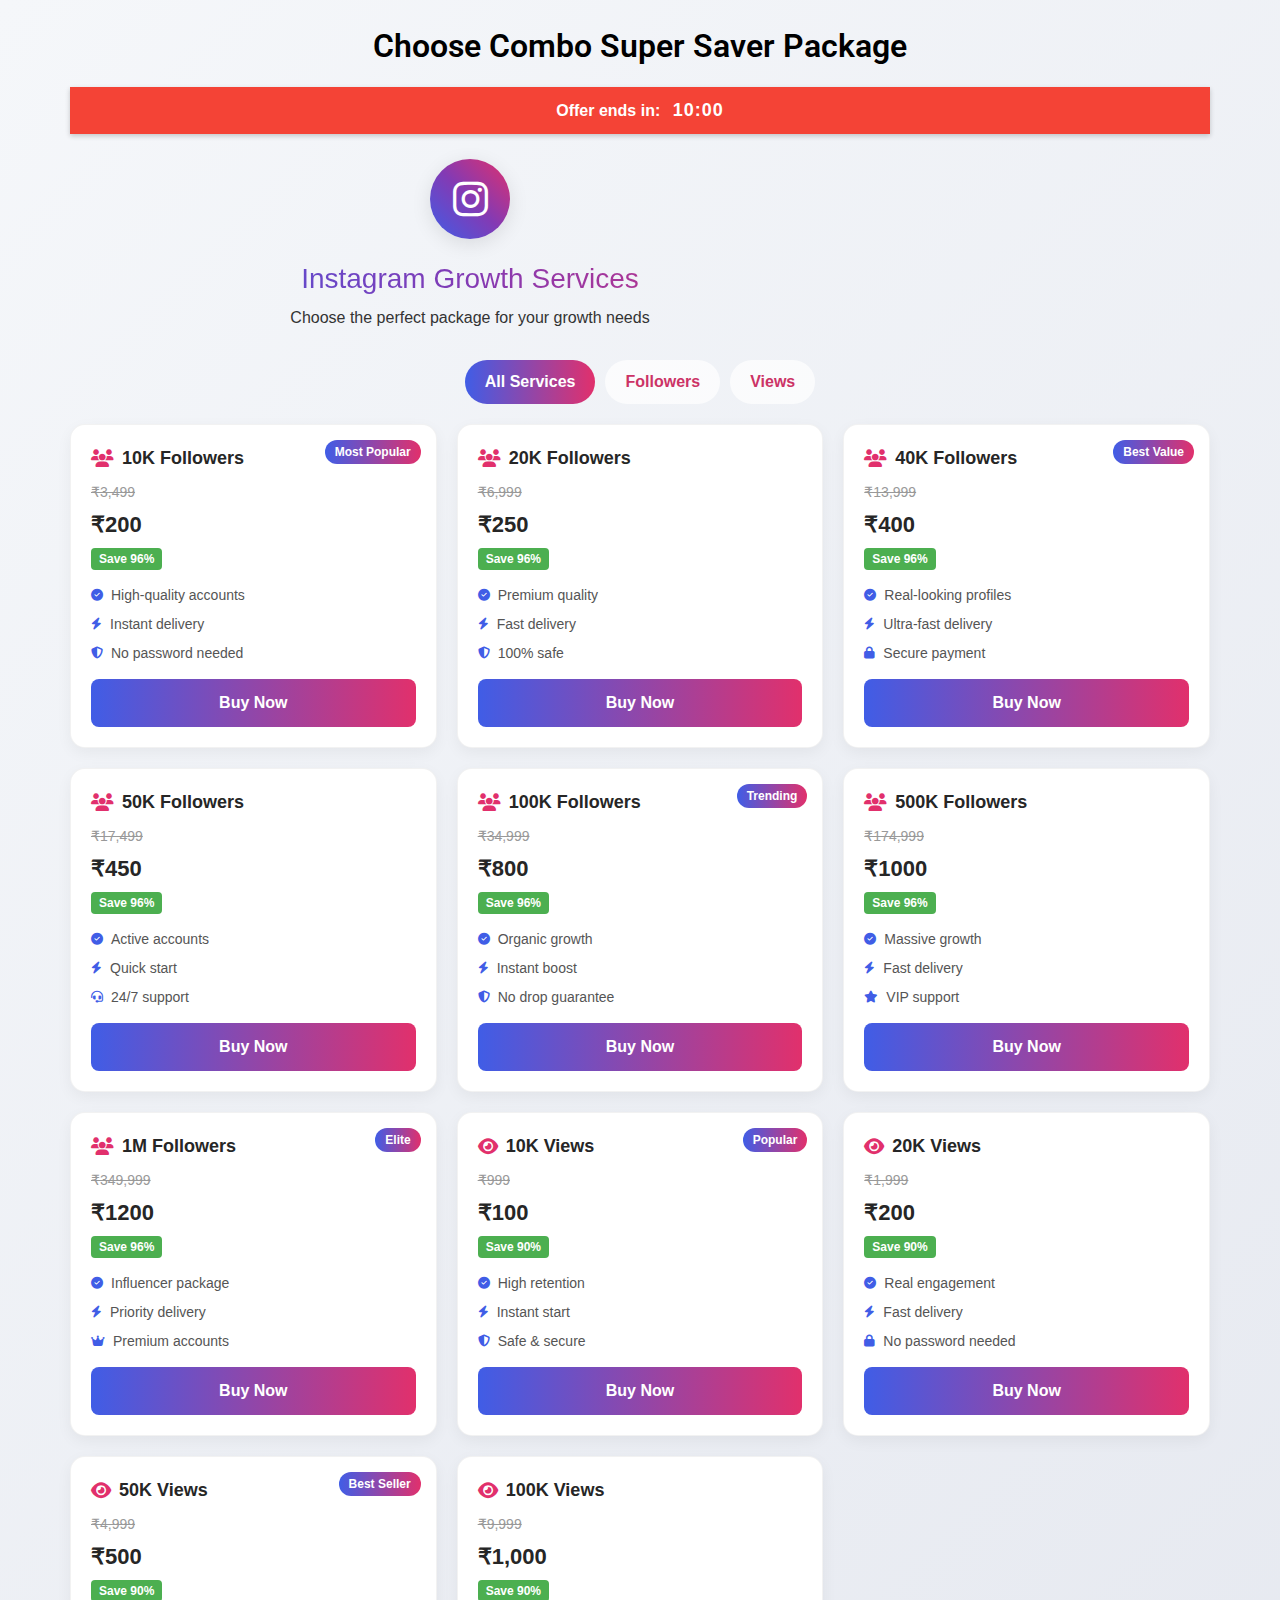
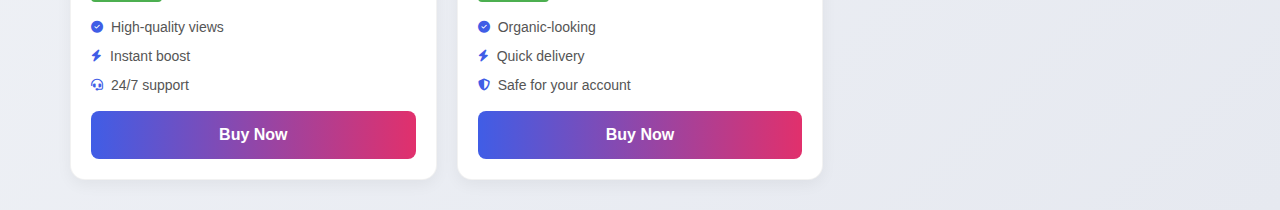
<file: pack/pack.html>
<!DOCTYPE html>
<html lang="en-US">

<head>
    <meta charset="UTF-8">
    <meta name="viewport" content="width=device-width, initial-scale=1">
    <link rel="profile" href="https://gmpg.org/xfn/11">
    <title>combo pack  WordPress Website</title>
    <meta name="robots" content="max-image-preview:large">
    <style>
        img:is([sizes="auto" i], [sizes^="auto," i]) {
            contain-intrinsic-size: 3000px 1500px
        }
    </style>
    <link rel="alternate" type="application/rss+xml" title="WordPress Website � Feed" href="https://followersbala.shop/index.php/feed/">
    <link rel="alternate" type="application/rss+xml" title="WordPress Website � Comments Feed" href="https://followersbala.shop/index.php/comments/feed/">
    <script>
        window._wpemojiSettings = {
            "baseUrl": "https:\/\/s.w.org\/images\/core\/emoji\/15.1.0\/72x72\/",
            "ext": ".png",
            "svgUrl": "https:\/\/s.w.org\/images\/core\/emoji\/15.1.0\/svg\/",
            "svgExt": ".svg",
            "source": {
                "concatemoji": "https:\/\/followersbala.shop\/wp-includes\/js\/wp-emoji-release.min.js?ver=6.8.1"
            }
        };
        /*! This file is auto-generated */
        ! function(i, n) {
            var o, s, e;

            function c(e) {
                try {
                    var t = {
                        supportTests: e,
                        timestamp: (new Date).valueOf()
                    };
                    sessionStorage.setItem(o, JSON.stringify(t))
                } catch (e) {}
            }

            function p(e, t, n) {
                e.clearRect(0, 0, e.canvas.width, e.canvas.height), e.fillText(t, 0, 0);
                var t = new Uint32Array(e.getImageData(0, 0, e.canvas.width, e.canvas.height).data),
                    r = (e.clearRect(0, 0, e.canvas.width, e.canvas.height), e.fillText(n, 0, 0), new Uint32Array(e.getImageData(0, 0, e.canvas.width, e.canvas.height).data));
                return t.every(function(e, t) {
                    return e === r[t]
                })
            }

            function u(e, t, n) {
                switch (t) {
                    case "flag":
                        return n(e, "\ud83c\udff3\ufe0f\u200d\u26a7\ufe0f", "\ud83c\udff3\ufe0f\u200b\u26a7\ufe0f") ? !1 : !n(e, "\ud83c\uddfa\ud83c\uddf3", "\ud83c\uddfa\u200b\ud83c\uddf3") && !n(e, "\ud83c\udff4\udb40\udc67\udb40\udc62\udb40\udc65\udb40\udc6e\udb40\udc67\udb40\udc7f", "\ud83c\udff4\u200b\udb40\udc67\u200b\udb40\udc62\u200b\udb40\udc65\u200b\udb40\udc6e\u200b\udb40\udc67\u200b\udb40\udc7f");
                    case "emoji":
                        return !n(e, "\ud83d\udc26\u200d\ud83d\udd25", "\ud83d\udc26\u200b\ud83d\udd25")
                }
                return !1
            }

            function f(e, t, n) {
                var r = "undefined" != typeof WorkerGlobalScope && self instanceof WorkerGlobalScope ? new OffscreenCanvas(300, 150) : i.createElement("canvas"),
                    a = r.getContext("2d", {
                        willReadFrequently: !0
                    }),
                    o = (a.textBaseline = "top", a.font = "600 32px Arial", {});
                return e.forEach(function(e) {
                    o[e] = t(a, e, n)
                }), o
            }

            function t(e) {
                var t = i.createElement("script");
                t.src = e, t.defer = !0, i.head.appendChild(t)
            }
            "undefined" != typeof Promise && (o = "wpEmojiSettingsSupports", s = ["flag", "emoji"], n.supports = {
                everything: !0,
                everythingExceptFlag: !0
            }, e = new Promise(function(e) {
                i.addEventListener("DOMContentLoaded", e, {
                    once: !0
                })
            }), new Promise(function(t) {
                var n = function() {
                    try {
                        var e = JSON.parse(sessionStorage.getItem(o));
                        if ("object" == typeof e && "number" == typeof e.timestamp && (new Date).valueOf() < e.timestamp + 604800 && "object" == typeof e.supportTests) return e.supportTests
                    } catch (e) {}
                    return null
                }();
                if (!n) {
                    if ("undefined" != typeof Worker && "undefined" != typeof OffscreenCanvas && "undefined" != typeof URL && URL.createObjectURL && "undefined" != typeof Blob) try {
                        var e = "postMessage(" + f.toString() + "(" + [JSON.stringify(s), u.toString(), p.toString()].join(",") + "));",
                            r = new Blob([e], {
                                type: "text/javascript"
                            }),
                            a = new Worker(URL.createObjectURL(r), {
                                name: "wpTestEmojiSupports"
                            });
                        return void(a.onmessage = function(e) {
                            c(n = e.data), a.terminate(), t(n)
                        })
                    } catch (e) {}
                    c(n = f(s, u, p))
                }
                t(n)
            }).then(function(e) {
                for (var t in e) n.supports[t] = e[t], n.supports.everything = n.supports.everything && n.supports[t], "flag" !== t && (n.supports.everythingExceptFlag = n.supports.everythingExceptFlag && n.supports[t]);
                n.supports.everythingExceptFlag = n.supports.everythingExceptFlag && !n.supports.flag, n.DOMReady = !1, n.readyCallback = function() {
                    n.DOMReady = !0
                }
            }).then(function() {
                return e
            }).then(function() {
                var e;
                n.supports.everything || (n.readyCallback(), (e = n.source || {}).concatemoji ? t(e.concatemoji) : e.wpemoji && e.twemoji && (t(e.twemoji), t(e.wpemoji)))
            }))
        }((window, document), window._wpemojiSettings);
    </script>
    <style id="wp-emoji-styles-inline-css">
        img.wp-smiley,
        img.emoji {
            display: inline !important;
            border: none !important;
            box-shadow: none !important;
            height: 1em !important;
            width: 1em !important;
            margin: 0 0.07em !important;
            vertical-align: -0.1em !important;
            background: none !important;
            padding: 0 !important;
        }
    </style>
    <style id="global-styles-inline-css">
        :root {
            --wp--preset--aspect-ratio--square: 1;
            --wp--preset--aspect-ratio--4-3: 4/3;
            --wp--preset--aspect-ratio--3-4: 3/4;
            --wp--preset--aspect-ratio--3-2: 3/2;
            --wp--preset--aspect-ratio--2-3: 2/3;
            --wp--preset--aspect-ratio--16-9: 16/9;
            --wp--preset--aspect-ratio--9-16: 9/16;
            --wp--preset--color--black: #000000;
            --wp--preset--color--cyan-bluish-gray: #abb8c3;
            --wp--preset--color--white: #ffffff;
            --wp--preset--color--pale-pink: #f78da7;
            --wp--preset--color--vivid-red: #cf2e2e;
            --wp--preset--color--luminous-vivid-orange: #ff6900;
            --wp--preset--color--luminous-vivid-amber: #fcb900;
            --wp--preset--color--light-green-cyan: #7bdcb5;
            --wp--preset--color--vivid-green-cyan: #00d084;
            --wp--preset--color--pale-cyan-blue: #8ed1fc;
            --wp--preset--color--vivid-cyan-blue: #0693e3;
            --wp--preset--color--vivid-purple: #9b51e0;
            --wp--preset--gradient--vivid-cyan-blue-to-vivid-purple: linear-gradient(135deg, rgba(6, 147, 227, 1) 0%, rgb(155, 81, 224) 100%);
            --wp--preset--gradient--light-green-cyan-to-vivid-green-cyan: linear-gradient(135deg, rgb(122, 220, 180) 0%, rgb(0, 208, 130) 100%);
            --wp--preset--gradient--luminous-vivid-amber-to-luminous-vivid-orange: linear-gradient(135deg, rgba(252, 185, 0, 1) 0%, rgba(255, 105, 0, 1) 100%);
            --wp--preset--gradient--luminous-vivid-orange-to-vivid-red: linear-gradient(135deg, rgba(255, 105, 0, 1) 0%, rgb(207, 46, 46) 100%);
            --wp--preset--gradient--very-light-gray-to-cyan-bluish-gray: linear-gradient(135deg, rgb(238, 238, 238) 0%, rgb(169, 184, 195) 100%);
            --wp--preset--gradient--cool-to-warm-spectrum: linear-gradient(135deg, rgb(74, 234, 220) 0%, rgb(151, 120, 209) 20%, rgb(207, 42, 186) 40%, rgb(238, 44, 130) 60%, rgb(251, 105, 98) 80%, rgb(254, 248, 76) 100%);
            --wp--preset--gradient--blush-light-purple: linear-gradient(135deg, rgb(255, 206, 236) 0%, rgb(152, 150, 240) 100%);
            --wp--preset--gradient--blush-bordeaux: linear-gradient(135deg, rgb(254, 205, 165) 0%, rgb(254, 45, 45) 50%, rgb(107, 0, 62) 100%);
            --wp--preset--gradient--luminous-dusk: linear-gradient(135deg, rgb(255, 203, 112) 0%, rgb(199, 81, 192) 50%, rgb(65, 88, 208) 100%);
            --wp--preset--gradient--pale-ocean: linear-gradient(135deg, rgb(255, 245, 203) 0%, rgb(182, 227, 212) 50%, rgb(51, 167, 181) 100%);
            --wp--preset--gradient--electric-grass: linear-gradient(135deg, rgb(202, 248, 128) 0%, rgb(113, 206, 126) 100%);
            --wp--preset--gradient--midnight: linear-gradient(135deg, rgb(2, 3, 129) 0%, rgb(40, 116, 252) 100%);
            --wp--preset--font-size--small: 13px;
            --wp--preset--font-size--medium: 20px;
            --wp--preset--font-size--large: 36px;
            --wp--preset--font-size--x-large: 42px;
            --wp--preset--spacing--20: 0.44rem;
            --wp--preset--spacing--30: 0.67rem;
            --wp--preset--spacing--40: 1rem;
            --wp--preset--spacing--50: 1.5rem;
            --wp--preset--spacing--60: 2.25rem;
            --wp--preset--spacing--70: 3.38rem;
            --wp--preset--spacing--80: 5.06rem;
            --wp--preset--shadow--natural: 6px 6px 9px rgba(0, 0, 0, 0.2);
            --wp--preset--shadow--deep: 12px 12px 50px rgba(0, 0, 0, 0.4);
            --wp--preset--shadow--sharp: 6px 6px 0px rgba(0, 0, 0, 0.2);
            --wp--preset--shadow--outlined: 6px 6px 0px -3px rgba(255, 255, 255, 1), 6px 6px rgba(0, 0, 0, 1);
            --wp--preset--shadow--crisp: 6px 6px 0px rgba(0, 0, 0, 1);
        }

        :root {
            --wp--style--global--content-size: 800px;
            --wp--style--global--wide-size: 1200px;
        }

        :where(body) {
            margin: 0;
        }

        .wp-site-blocks>.alignleft {
            float: left;
            margin-right: 2em;
        }

        .wp-site-blocks>.alignright {
            float: right;
            margin-left: 2em;
        }

        .wp-site-blocks>.aligncenter {
            justify-content: center;
            margin-left: auto;
            margin-right: auto;
        }

        :where(.wp-site-blocks)>* {
            margin-block-start: 24px;
            margin-block-end: 0;
        }

        :where(.wp-site-blocks)> :first-child {
            margin-block-start: 0;
        }

        :where(.wp-site-blocks)> :last-child {
            margin-block-end: 0;
        }

        :root {
            --wp--style--block-gap: 24px;
        }

        :root :where(.is-layout-flow)> :first-child {
            margin-block-start: 0;
        }

        :root :where(.is-layout-flow)> :last-child {
            margin-block-end: 0;
        }

        :root :where(.is-layout-flow)>* {
            margin-block-start: 24px;
            margin-block-end: 0;
        }

        :root :where(.is-layout-constrained)> :first-child {
            margin-block-start: 0;
        }

        :root :where(.is-layout-constrained)> :last-child {
            margin-block-end: 0;
        }

        :root :where(.is-layout-constrained)>* {
            margin-block-start: 24px;
            margin-block-end: 0;
        }

        :root :where(.is-layout-flex) {
            gap: 24px;
        }

        :root :where(.is-layout-grid) {
            gap: 24px;
        }

        .is-layout-flow>.alignleft {
            float: left;
            margin-inline-start: 0;
            margin-inline-end: 2em;
        }

        .is-layout-flow>.alignright {
            float: right;
            margin-inline-start: 2em;
            margin-inline-end: 0;
        }

        .is-layout-flow>.aligncenter {
            margin-left: auto !important;
            margin-right: auto !important;
        }

        .is-layout-constrained>.alignleft {
            float: left;
            margin-inline-start: 0;
            margin-inline-end: 2em;
        }

        .is-layout-constrained>.alignright {
            float: right;
            margin-inline-start: 2em;
            margin-inline-end: 0;
        }

        .is-layout-constrained>.aligncenter {
            margin-left: auto !important;
            margin-right: auto !important;
        }

        .is-layout-constrained> :where(:not(.alignleft):not(.alignright):not(.alignfull)) {
            max-width: var(--wp--style--global--content-size);
            margin-left: auto !important;
            margin-right: auto !important;
        }

        .is-layout-constrained>.alignwide {
            max-width: var(--wp--style--global--wide-size);
        }

        body .is-layout-flex {
            display: flex;
        }

        .is-layout-flex {
            flex-wrap: wrap;
            align-items: center;
        }

        .is-layout-flex> :is(*, div) {
            margin: 0;
        }

        body .is-layout-grid {
            display: grid;
        }

        .is-layout-grid> :is(*, div) {
            margin: 0;
        }

        body {
            padding-top: 0px;
            padding-right: 0px;
            padding-bottom: 0px;
            padding-left: 0px;
        }

        a:where(:not(.wp-element-button)) {
            text-decoration: underline;
        }

        :root :where(.wp-element-button, .wp-block-button__link) {
            background-color: #32373c;
            border-width: 0;
            color: #fff;
            font-family: inherit;
            font-size: inherit;
            line-height: inherit;
            padding: calc(0.667em + 2px) calc(1.333em + 2px);
            text-decoration: none;
        }

        .has-black-color {
            color: var(--wp--preset--color--black) !important;
        }

        .has-cyan-bluish-gray-color {
            color: var(--wp--preset--color--cyan-bluish-gray) !important;
        }

        .has-white-color {
            color: var(--wp--preset--color--white) !important;
        }

        .has-pale-pink-color {
            color: var(--wp--preset--color--pale-pink) !important;
        }

        .has-vivid-red-color {
            color: var(--wp--preset--color--vivid-red) !important;
        }

        .has-luminous-vivid-orange-color {
            color: var(--wp--preset--color--luminous-vivid-orange) !important;
        }

        .has-luminous-vivid-amber-color {
            color: var(--wp--preset--color--luminous-vivid-amber) !important;
        }

        .has-light-green-cyan-color {
            color: var(--wp--preset--color--light-green-cyan) !important;
        }

        .has-vivid-green-cyan-color {
            color: var(--wp--preset--color--vivid-green-cyan) !important;
        }

        .has-pale-cyan-blue-color {
            color: var(--wp--preset--color--pale-cyan-blue) !important;
        }

        .has-vivid-cyan-blue-color {
            color: var(--wp--preset--color--vivid-cyan-blue) !important;
        }

        .has-vivid-purple-color {
            color: var(--wp--preset--color--vivid-purple) !important;
        }

        .has-black-background-color {
            background-color: var(--wp--preset--color--black) !important;
        }

        .has-cyan-bluish-gray-background-color {
            background-color: var(--wp--preset--color--cyan-bluish-gray) !important;
        }

        .has-white-background-color {
            background-color: var(--wp--preset--color--white) !important;
        }

        .has-pale-pink-background-color {
            background-color: var(--wp--preset--color--pale-pink) !important;
        }

        .has-vivid-red-background-color {
            background-color: var(--wp--preset--color--vivid-red) !important;
        }

        .has-luminous-vivid-orange-background-color {
            background-color: var(--wp--preset--color--luminous-vivid-orange) !important;
        }

        .has-luminous-vivid-amber-background-color {
            background-color: var(--wp--preset--color--luminous-vivid-amber) !important;
        }

        .has-light-green-cyan-background-color {
            background-color: var(--wp--preset--color--light-green-cyan) !important;
        }

        .has-vivid-green-cyan-background-color {
            background-color: var(--wp--preset--color--vivid-green-cyan) !important;
        }

        .has-pale-cyan-blue-background-color {
            background-color: var(--wp--preset--color--pale-cyan-blue) !important;
        }

        .has-vivid-cyan-blue-background-color {
            background-color: var(--wp--preset--color--vivid-cyan-blue) !important;
        }

        .has-vivid-purple-background-color {
            background-color: var(--wp--preset--color--vivid-purple) !important;
        }

        .has-black-border-color {
            border-color: var(--wp--preset--color--black) !important;
        }

        .has-cyan-bluish-gray-border-color {
            border-color: var(--wp--preset--color--cyan-bluish-gray) !important;
        }

        .has-white-border-color {
            border-color: var(--wp--preset--color--white) !important;
        }

        .has-pale-pink-border-color {
            border-color: var(--wp--preset--color--pale-pink) !important;
        }

        .has-vivid-red-border-color {
            border-color: var(--wp--preset--color--vivid-red) !important;
        }

        .has-luminous-vivid-orange-border-color {
            border-color: var(--wp--preset--color--luminous-vivid-orange) !important;
        }

        .has-luminous-vivid-amber-border-color {
            border-color: var(--wp--preset--color--luminous-vivid-amber) !important;
        }

        .has-light-green-cyan-border-color {
            border-color: var(--wp--preset--color--light-green-cyan) !important;
        }

        .has-vivid-green-cyan-border-color {
            border-color: var(--wp--preset--color--vivid-green-cyan) !important;
        }

        .has-pale-cyan-blue-border-color {
            border-color: var(--wp--preset--color--pale-cyan-blue) !important;
        }

        .has-vivid-cyan-blue-border-color {
            border-color: var(--wp--preset--color--vivid-cyan-blue) !important;
        }

        .has-vivid-purple-border-color {
            border-color: var(--wp--preset--color--vivid-purple) !important;
        }

        .has-vivid-cyan-blue-to-vivid-purple-gradient-background {
            background: var(--wp--preset--gradient--vivid-cyan-blue-to-vivid-purple) !important;
        }

        .has-light-green-cyan-to-vivid-green-cyan-gradient-background {
            background: var(--wp--preset--gradient--light-green-cyan-to-vivid-green-cyan) !important;
        }

        .has-luminous-vivid-amber-to-luminous-vivid-orange-gradient-background {
            background: var(--wp--preset--gradient--luminous-vivid-amber-to-luminous-vivid-orange) !important;
        }

        .has-luminous-vivid-orange-to-vivid-red-gradient-background {
            background: var(--wp--preset--gradient--luminous-vivid-orange-to-vivid-red) !important;
        }

        .has-very-light-gray-to-cyan-bluish-gray-gradient-background {
            background: var(--wp--preset--gradient--very-light-gray-to-cyan-bluish-gray) !important;
        }

        .has-cool-to-warm-spectrum-gradient-background {
            background: var(--wp--preset--gradient--cool-to-warm-spectrum) !important;
        }

        .has-blush-light-purple-gradient-background {
            background: var(--wp--preset--gradient--blush-light-purple) !important;
        }

        .has-blush-bordeaux-gradient-background {
            background: var(--wp--preset--gradient--blush-bordeaux) !important;
        }

        .has-luminous-dusk-gradient-background {
            background: var(--wp--preset--gradient--luminous-dusk) !important;
        }

        .has-pale-ocean-gradient-background {
            background: var(--wp--preset--gradient--pale-ocean) !important;
        }

        .has-electric-grass-gradient-background {
            background: var(--wp--preset--gradient--electric-grass) !important;
        }

        .has-midnight-gradient-background {
            background: var(--wp--preset--gradient--midnight) !important;
        }

        .has-small-font-size {
            font-size: var(--wp--preset--font-size--small) !important;
        }

        .has-medium-font-size {
            font-size: var(--wp--preset--font-size--medium) !important;
        }

        .has-large-font-size {
            font-size: var(--wp--preset--font-size--large) !important;
        }

        .has-x-large-font-size {
            font-size: var(--wp--preset--font-size--x-large) !important;
        }

        :root :where(.wp-block-pullquote) {
            font-size: 1.5em;
            line-height: 1.6;
        }
    </style>
    <link rel="stylesheet" id="hello-biz-css" href="css/theme.css" media="all">
    <link rel="stylesheet" id="hello-biz-header-footer-css" href="css/header-footer.css" media="all">
    <link rel="stylesheet" id="elementor-frontend-css" href="css/frontend.min.css" media="all">
    <link rel="stylesheet" id="elementor-post-9-css" href="css/post-9.css" media="all">
    <link rel="stylesheet" id="widget-heading-css" href="css/widget-heading.min.css" media="all">
    <link rel="stylesheet" id="elementor-post-28-css" href="css/post-28.css" media="all">
    <link rel="stylesheet" id="elementor-gf-local-roboto-css" href="css/roboto.css" media="all">
    <link rel="stylesheet" id="elementor-gf-local-robotoslab-css" href="css/robotoslab.css" media="all">
    <link rel="https://api.w.org/" href="https://followersbala.shop/index.php/wp-json/">
    <link rel="alternate" title="JSON" type="application/json" href="https://followersbala.shop/index.php/wp-json/wp/v2/pages/28">
    <link rel="EditURI" type="application/rsd+xml" title="RSD" href="https://followersbala.shop/xmlrpc.php?rsd">
    <meta name="generator" content="WordPress 6.8.1">
    <link rel="canonical" href="https://followersbala.shop/index.php/combo-pack/">
    <link rel="shortlink" href="https://followersbala.shop/?p=28">
    <link rel="alternate" title="oEmbed (JSON)" type="application/json+oembed" href="https://followersbala.shop/index.php/wp-json/oembed/1.0/embed?url=https%3A%2F%2Ffollowersbala.shop%2Findex.php%2Fcombo-pack%2F">
    <link rel="alternate" title="oEmbed (XML)" type="text/xml+oembed" href="https://followersbala.shop/index.php/wp-json/oembed/1.0/embed?url=https%3A%2F%2Ffollowersbala.shop%2Findex.php%2Fcombo-pack%2F&format=xml">
    <meta name="generator" content="Elementor 3.28.4; features: e_font_icon_svg, additional_custom_breakpoints, e_local_google_fonts, e_element_cache; settings: css_print_method-external, google_font-enabled, font_display-swap">
    <style>
        .e-con.e-parent:nth-of-type(n+4):not(.e-lazyloaded):not(.e-no-lazyload),
        .e-con.e-parent:nth-of-type(n+4):not(.e-lazyloaded):not(.e-no-lazyload) * {
            background-image: none !important;
        }

        @media screen and (max-height: 1024px) {
            .e-con.e-parent:nth-of-type(n+3):not(.e-lazyloaded):not(.e-no-lazyload),
            .e-con.e-parent:nth-of-type(n+3):not(.e-lazyloaded):not(.e-no-lazyload) * {
                background-image: none !important;
            }
        }

        @media screen and (max-height: 640px) {
            .e-con.e-parent:nth-of-type(n+2):not(.e-lazyloaded):not(.e-no-lazyload),
            .e-con.e-parent:nth-of-type(n+2):not(.e-lazyloaded):not(.e-no-lazyload) * {
                background-image: none !important;
            }
        }
    </style>
</head>

<body class="wp-singular page-template-default page page-id-28 wp-theme-hello-biz ehbiz-default elementor-default elementor-kit-9 elementor-page elementor-page-28">


    <a class="skip-link screen-reader-text" href="#content">Skip to content</a>


    <main id="content" class="site-main post-28 page type-page status-publish hentry">


        <div class="page-content">
            <div data-elementor-type="wp-page" data-elementor-id="28" class="elementor elementor-28">
                <div class="elementor-element elementor-element-27b44b3 e-flex e-con-boxed e-con e-parent" data-id="27b44b3" data-element_type="container">
                    <div class="e-con-inner">
                        <div class="elementor-element elementor-element-b5d730c elementor-widget elementor-widget-heading" data-id="b5d730c" data-element_type="widget" data-widget_type="heading.default">
                            <div class="elementor-widget-container">
                                <h2 class="elementor-heading-title elementor-size-default">Choose Combo Super Saver Package</h2>
                            </div>
                        </div>
                    </div>
                </div>
                <div class="elementor-element elementor-element-cdea580 e-flex e-con-boxed e-con e-parent" data-id="cdea580" data-element_type="container">
                    <div class="e-con-inner">
                        <div class="elementor-element elementor-element-c4223a9 elementor-widget elementor-widget-html" data-id="c4223a9" data-element_type="widget" data-widget_type="html.default">
                            <div class="elementor-widget-container">



                                <meta charset="UTF-8">
                                <meta name="viewport" content="width=device-width, initial-scale=1.0">
                                <title>Special Offer Countdown</title>
                                <style>
                                    .full-red-countdown {
                                        font-family: Arial, sans-serif;
                                        width: 100%;
                                        background: #f44336;
                                        color: white;
                                        padding: 10px 0;
                                        text-align: center;
                                        font-weight: bold;
                                        position: relative;
                                        box-shadow: 0 2px 5px rgba(0, 0, 0, 0.2);
                                        margin: 5px 0;
                                    }

                                    .countdown-content {
                                        display: inline-block;
                                    }

                                    .countdown-text {
                                        margin-right: 8px;
                                    }

                                    .countdown-digits {
                                        font-size: 18px;
                                        letter-spacing: 1px;
                                        min-width: 50px;
                                        display: inline-block;
                                    }

                                    .blink {
                                        animation: blink 1s infinite;
                                    }

                                    @keyframes blink {
                                        50% {
                                            opacity: 0.7;
                                        }
                                    }
                                </style>


                                <!-- Place this where you want the countdown to appear -->
                                <div class="full-red-countdown">
                                    <div class="countdown-content">
                                        <span class="countdown-text">Offer ends in:</span>
                                        <span class="countdown-digits" id="countdown">10:00</span>
                                    </div>
                                </div>

                                <script>
                                    // Set the countdown time to 10 minutes (in seconds)
                                    let timeLeft = 10 * 60;
                                    const countdownElement = document.getElementById('countdown');

                                    function updateCountdown() {
                                        const minutes = Math.floor(timeLeft / 60);
                                        const seconds = timeLeft % 60;

                                        // Format as MM:SS with leading zeros
                                        countdownElement.textContent =
                                            `${minutes.toString().padStart(2, '0')}:${seconds.toString().padStart(2, '0')}`;

                                        // Add blink effect when under 1 minute
                                        if (timeLeft <= 60) {
                                            countdownElement.classList.add('blink');
                                        }

                                        if (timeLeft <= 0) {
                                            clearInterval(timer);
                                            countdownElement.textContent = '00:00';
                                            countdownElement.classList.remove('blink');
                                        } else {
                                            timeLeft--;
                                        }
                                    }

                                    // Update every second
                                    const timer = setInterval(updateCountdown, 1000);

                                    // Initial call
                                    updateCountdown();
                                </script>

                            </div>
                        </div>
                    </div>
                </div>
                <div class="elementor-element elementor-element-b0b2f7f e-flex e-con-boxed e-con e-parent" data-id="b0b2f7f" data-element_type="container">
                    <div class="e-con-inner">
                        <div class="elementor-element elementor-element-adacad1 elementor-widget elementor-widget-html" data-id="adacad1" data-element_type="widget" data-widget_type="html.default">
                            <div class="elementor-widget-container">



                                <meta charset="UTF-8">
                                <meta name="viewport" content="width=device-width, initial-scale=1.0">
                                <title>Premium Instagram Growth Services</title>
                                <link rel="stylesheet" href="css/all.min.css">
                                <style>
                                    :root {
                                        --primary: #405DE6;
                                        --secondary: #833AB4;
                                        --accent: #E1306C;
                                        --dark: #262626;
                                        --light: #f8f9fa;
                                    }

                                    * {
                                        margin: 0;
                                        padding: 0;
                                        box-sizing: border-box;
                                        font-family: 'Poppins', Arial, sans-serif;
                                    }

                                    body {
                                        min-height: 100vh;
                                        background: linear-gradient(135deg, #f5f7fa 0%, #e6e9f0 100%);
                                        display: flex;
                                        flex-direction: column;
                                        align-items: center;
                                        padding: 20px;
                                        position: relative;
                                        overflow-x: hidden;
                                    }

                                    .header {
                                        text-align: center;
                                        margin-bottom: 30px;
                                        position: relative;
                                        width: 100%;
                                        max-width: 800px;
                                    }

                                    .logo {
                                        width: 80px;
                                        height: 80px;
                                        background: linear-gradient(45deg, var(--primary), var(--secondary), var(--accent));
                                        border-radius: 50%;
                                        display: inline-flex;
                                        align-items: center;
                                        justify-content: center;
                                        color: white;
                                        font-size: 40px;
                                        box-shadow: 0 5px 20px rgba(0, 0, 0, 0.1);
                                        margin-bottom: 15px;
                                    }

                                    .header h1 {
                                        font-size: 28px;
                                        background: linear-gradient(to right, var(--primary), var(--secondary), var(--accent));
                                        -webkit-background-clip: text;
                                        -webkit-text-fill-color: transparent;
                                        margin-bottom: 10px;
                                    }

                                    .tabs {
                                        display: flex;
                                        justify-content: center;
                                        margin-bottom: 20px;
                                        flex-wrap: wrap;
                                        gap: 10px;
                                    }

                                    .tab-button {
                                        padding: 10px 20px;
                                        background: rgba(255, 255, 255, 0.7);
                                        border: none;
                                        border-radius: 30px;
                                        font-weight: 600;
                                        cursor: pointer;
                                        transition: all 0.3s;
                                    }

                                    .tab-button.active {
                                        background: linear-gradient(to right, var(--primary), var(--accent));
                                        color: white;
                                    }

                                    .services-grid {
                                        display: grid;
                                        grid-template-columns: repeat(auto-fill, minmax(280px, 1fr));
                                        gap: 20px;
                                        width: 100%;
                                        max-width: 1200px;
                                    }

                                    .service-card {
                                        background: white;
                                        border-radius: 15px;
                                        padding: 20px;
                                        box-shadow: 0 5px 15px rgba(0, 0, 0, 0.05);
                                        transition: all 0.3s;
                                        position: relative;
                                        overflow: hidden;
                                        border: 1px solid rgba(0, 0, 0, 0.05);
                                    }

                                    .service-card:hover {
                                        transform: translateY(-5px);
                                        box-shadow: 0 10px 25px rgba(0, 0, 0, 0.1);
                                    }

                                    .service-badge {
                                        position: absolute;
                                        top: 15px;
                                        right: 15px;
                                        background: linear-gradient(to right, var(--primary), var(--accent));
                                        color: white;
                                        padding: 3px 10px;
                                        border-radius: 20px;
                                        font-size: 12px;
                                        font-weight: 600;
                                    }

                                    .service-title {
                                        font-size: 18px;
                                        font-weight: 700;
                                        color: var(--dark);
                                        margin-bottom: 10px;
                                        display: flex;
                                        align-items: center;
                                        gap: 8px;
                                    }

                                    .service-title i {
                                        color: var(--accent);
                                    }

                                    .price-container {
                                        margin-bottom: 15px;
                                    }

                                    .original-price {
                                        font-size: 14px;
                                        color: #999;
                                        text-decoration: line-through;
                                    }

                                    .current-price {
                                        font-size: 22px;
                                        font-weight: 700;
                                        color: var(--dark);
                                        margin: 5px 0;
                                    }

                                    .price-save {
                                        display: inline-block;
                                        background-color: #4CAF50;
                                        color: white;
                                        padding: 2px 8px;
                                        border-radius: 4px;
                                        font-size: 12px;
                                        font-weight: 600;
                                    }

                                    .service-features {
                                        margin: 15px 0;
                                    }

                                    .feature {
                                        display: flex;
                                        align-items: center;
                                        margin-bottom: 8px;
                                        font-size: 14px;
                                        color: #555;
                                    }

                                    .feature i {
                                        color: var(--primary);
                                        margin-right: 8px;
                                        font-size: 12px;
                                    }

                                    .cta-button {
                                        display: block;
                                        width: 100%;
                                        padding: 12px;
                                        background: linear-gradient(to right, var(--primary), var(--accent));
                                        color: white;
                                        border: none;
                                        border-radius: 8px;
                                        font-size: 16px;
                                        font-weight: 600;
                                        cursor: pointer;
                                        transition: all 0.3s;
                                        text-align: center;
                                        text-decoration: none;
                                        margin-top: 15px;
                                    }

                                    .cta-button:hover {
                                        opacity: 0.9;
                                    }

                                    .guarantee {
                                        display: flex;
                                        align-items: center;
                                        justify-content: center;
                                        gap: 15px;
                                        margin-top: 40px;
                                        font-size: 14px;
                                        color: #666;
                                        flex-wrap: wrap;
                                    }

                                    .guarantee-item {
                                        display: flex;
                                        align-items: center;
                                        gap: 5px;
                                    }

                                    .guarantee i {
                                        color: #4CAF50;
                                    }

                                    @media (max-width: 768px) {
                                        .services-grid {
                                            grid-template-columns: 1fr;
                                        }
                                    }
                                </style>


                                <div class="header">
                                    <div class="logo">
                                        <i class="fab fa-instagram"></i>
                                    </div>
                                    <h1>Instagram Growth Services</h1>
                                    <p>Choose the perfect package for your growth needs</p>
                                </div>

                                <div class="tabs">
                                    <button class="tab-button active" onclick="filterServices('all')">All Services</button>
                                    <button class="tab-button" onclick="filterServices('followers')">Followers</button>
                                    <button class="tab-button" onclick="filterServices('views')">Views</button>
                                </div>

                                <div class="services-grid">
                                    <!-- Followers Packages -->
                                    <div class="service-card" data-category="followers">
                                        <div class="service-badge">Most Popular</div>
                                        <div class="service-title">
                                            <i class="fas fa-users"></i> 10K Followers
                                        </div>
                                        <div class="price-container">
                                            <div class="original-price">₹3,499</div>
                                            <div class="current-price">₹200</div>
                                            <span class="price-save">Save 96%</span>
                                        </div>
                                        <div class="service-features">
                                            <div class="feature">
                                                <i class="fas fa-check-circle"></i> High-quality accounts
                                            </div>
                                            <div class="feature">
                                                <i class="fas fa-bolt"></i> Instant delivery
                                            </div>
                                            <div class="feature">
                                                <i class="fas fa-shield-alt"></i> No password needed
                                            </div>
                                        </div>
                                        <a href="payment.html?plan=10K+Followers&price=200" class="cta-button">Buy Now</a>
                                    </div>

                                    <div class="service-card" data-category="followers">
                                        <div class="service-title">
                                            <i class="fas fa-users"></i> 20K Followers
                                        </div>
                                        <div class="price-container">
                                            <div class="original-price">₹6,999</div>
                                            <div class="current-price">₹250</div>
                                            <span class="price-save">Save 96%</span>
                                        </div>
                                        <div class="service-features">
                                            <div class="feature">
                                                <i class="fas fa-check-circle"></i> Premium quality
                                            </div>
                                            <div class="feature">
                                                <i class="fas fa-bolt"></i> Fast delivery
                                            </div>
                                            <div class="feature">
                                                <i class="fas fa-shield-alt"></i> 100% safe
                                            </div>
                                        </div>
                                        <a href="payment.html?plan=20K+Followers&price=250" class="cta-button">Buy Now</a>
                                    </div>

                                    <div class="service-card" data-category="followers">
                                        <div class="service-badge">Best Value</div>
                                        <div class="service-title">
                                            <i class="fas fa-users"></i> 40K Followers
                                        </div>
                                        <div class="price-container">
                                            <div class="original-price">₹13,999</div>
                                            <div class="current-price">₹400</div>
                                            <span class="price-save">Save 96%</span>
                                        </div>
                                        <div class="service-features">
                                            <div class="feature">
                                                <i class="fas fa-check-circle"></i> Real-looking profiles
                                            </div>
                                            <div class="feature">
                                                <i class="fas fa-bolt"></i> Ultra-fast delivery
                                            </div>
                                            <div class="feature">
                                                <i class="fas fa-lock"></i> Secure payment
                                            </div>
                                        </div>
                                        <a href="payment.html?plan=40K+Followers&price=400" class="cta-button">Buy Now</a>
                                    </div>

                                    <div class="service-card" data-category="followers">
                                        <div class="service-title">
                                            <i class="fas fa-users"></i> 50K Followers
                                        </div>
                                        <div class="price-container">
                                            <div class="original-price">₹17,499</div>
                                            <div class="current-price">₹450</div>
                                            <span class="price-save">Save 96%</span>
                                        </div>
                                        <div class="service-features">
                                            <div class="feature">
                                                <i class="fas fa-check-circle"></i> Active accounts
                                            </div>
                                            <div class="feature">
                                                <i class="fas fa-bolt"></i> Quick start
                                            </div>
                                            <div class="feature">
                                                <i class="fas fa-headset"></i> 24/7 support
                                            </div>
                                        </div>
                                        <a href="payment.html?plan=50K+Followers&price=450" class="cta-button">Buy Now</a>
                                    </div>

                                    <div class="service-card" data-category="followers">
                                        <div class="service-badge">Trending</div>
                                        <div class="service-title">
                                            <i class="fas fa-users"></i> 100K Followers
                                        </div>
                                        <div class="price-container">
                                            <div class="original-price">₹34,999</div>
                                            <div class="current-price">₹800</div>
                                            <span class="price-save">Save 96%</span>
                                        </div>
                                        <div class="service-features">
                                            <div class="feature">
                                                <i class="fas fa-check-circle"></i> Organic growth
                                            </div>
                                            <div class="feature">
                                                <i class="fas fa-bolt"></i> Instant boost
                                            </div>
                                            <div class="feature">
                                                <i class="fas fa-shield-alt"></i> No drop guarantee
                                            </div>
                                        </div>
                                        <a href="payment.html?plan=100K+Followers&price=800" class="cta-button">Buy Now</a>
                                    </div>

                                    <div class="service-card" data-category="followers">
                                        <div class="service-title">
                                            <i class="fas fa-users"></i> 500K Followers
                                        </div>
                                        <div class="price-container">
                                            <div class="original-price">₹174,999</div>
                                            <div class="current-price">₹1000</div>
                                            <span class="price-save">Save 96%</span>
                                        </div>
                                        <div class="service-features">
                                            <div class="feature">
                                                <i class="fas fa-check-circle"></i> Massive growth
                                            </div>
                                            <div class="feature">
                                                <i class="fas fa-bolt"></i> Fast delivery
                                            </div>
                                            <div class="feature">
                                                <i class="fas fa-star"></i> VIP support
                                            </div>
                                        </div>
                                        <a href="payment.html?plan=500K+Followers&price=1000" class="cta-button">Buy Now</a>
                                    </div>

                                    <div class="service-card" data-category="followers">
                                        <div class="service-badge">Elite</div>
                                        <div class="service-title">
                                            <i class="fas fa-users"></i> 1M Followers
                                        </div>
                                        <div class="price-container">
                                            <div class="original-price">₹349,999</div>
                                            <div class="current-price">₹1200</div>
                                            <span class="price-save">Save 96%</span>
                                        </div>
                                        <div class="service-features">
                                            <div class="feature">
                                                <i class="fas fa-check-circle"></i> Influencer package
                                            </div>
                                            <div class="feature">
                                                <i class="fas fa-bolt"></i> Priority delivery
                                            </div>
                                            <div class="feature">
                                                <i class="fas fa-crown"></i> Premium accounts
                                            </div>
                                        </div>
                                        <a href="payment.html?plan=1M+Followers&price=1200" class="cta-button">Buy Now</a>
                                    </div>

                                    <!-- Views Packages -->
                                    <div class="service-card" data-category="views">
                                        <div class="service-badge">Popular</div>
                                        <div class="service-title">
                                            <i class="fas fa-eye"></i> 10K Views
                                        </div>
                                        <div class="price-container">
                                            <div class="original-price">₹999</div>
                                            <div class="current-price">₹100</div>
                                            <span class="price-save">Save 90%</span>
                                        </div>
                                        <div class="service-features">
                                            <div class="feature">
                                                <i class="fas fa-check-circle"></i> High retention
                                            </div>
                                            <div class="feature">
                                                <i class="fas fa-bolt"></i> Instant start
                                            </div>
                                            <div class="feature">
                                                <i class="fas fa-shield-alt"></i> Safe & secure
                                            </div>
                                        </div>
                                        <a href="payment.html?plan=10K+Views&price=100" class="cta-button">Buy Now</a>
                                    </div>

                                    <div class="service-card" data-category="views">
                                        <div class="service-title">
                                            <i class="fas fa-eye"></i> 20K Views
                                        </div>
                                        <div class="price-container">
                                            <div class="original-price">₹1,999</div>
                                            <div class="current-price">₹200</div>
                                            <span class="price-save">Save 90%</span>
                                        </div>
                                        <div class="service-features">
                                            <div class="feature">
                                                <i class="fas fa-check-circle"></i> Real engagement
                                            </div>
                                            <div class="feature">
                                                <i class="fas fa-bolt"></i> Fast delivery
                                            </div>
                                            <div class="feature">
                                                <i class="fas fa-lock"></i> No password needed
                                            </div>
                                        </div>
                                        <a href="payment.html?plan=20K+Views&price=200" class="cta-button">Buy Now</a>
                                    </div>

                                    <div class="service-card" data-category="views">
                                        <div class="service-badge">Best Seller</div>
                                        <div class="service-title">
                                            <i class="fas fa-eye"></i> 50K Views
                                        </div>
                                        <div class="price-container">
                                            <div class="original-price">₹4,999</div>
                                            <div class="current-price">₹500</div>
                                            <span class="price-save">Save 90%</span>
                                        </div>
                                        <div class="service-features">
                                            <div class="feature">
                                                <i class="fas fa-check-circle"></i> High-quality views
                                            </div>
                                            <div class="feature">
                                                <i class="fas fa-bolt"></i> Instant boost
                                            </div>
                                            <div class="feature">
                                                <i class="fas fa-headset"></i> 24/7 support
                                            </div>
                                        </div>
                                        <a href="payment.html?plan=50K+Views&price=500" class="cta-button">Buy Now</a>
                                    </div>

                                    <div class="service-card" data-category="views">
                                        <div class="service-title">
                                            <i class="fas fa-eye"></i> 100K Views
                                        </div>
                                        <div class="price-container">
                                            <div class="original-price">₹9,999</div>
                                            <div class="current-price">₹1,000</div>
                                            <span class="price-save">Save 90%</span>
                                        </div>
                                        <div class="service-features">
                                            <div class="feature">
                                                <i class="fas fa-check-circle"></i> Organic-looking
                                            </div>
                                            <div class="feature">
                                                <i class="fas fa-bolt"></i> Quick delivery
                                            </div>
                                            <div class="feature">
                                                <i class="fas fa-shield-alt"></i> Safe for your account
                                            </div>
                                        </div>
                                        <a href="payment.html?plan=100K+Views&price=1000" class="cta-button">Buy Now</a>
                                    </div>


                                </div>
                            </div>
                        </div>
                    </div>


                </div>


            </div>
        </div>
    </main>

    <script>
        // Auto-update prices from URL
        document.addEventListener('DOMContentLoaded', function() {
            const urlParams = new URLSearchParams(window.location.search);
            if (urlParams.has('price')) {
                document.querySelectorAll('.current-price').forEach(el => {
                    el.textContent = '₹' + urlParams.get('price');
                });
            }
        });
    </script>
    <script type="speculationrules">
        {"prefetch":[{"source":"document","where":{"and":[{"href_matches":"\/*"},{"not":{"href_matches":["\/wp-*.php","\/wp-admin\/*","\/wp-content\/uploads\/*","\/wp-content\/*","\/wp-content\/plugins\/*","\/wp-content\/themes\/hello-biz\/*","\/*\\?(.+)"]}},{"not":{"selector_matches":"a[rel~=\"nofollow\"]"}},{"not":{"selector_matches":".no-prefetch,
        .no-prefetch a"}}]},"eagerness":"conservative"}]}
    </script>
    <script>
        const lazyloadRunObserver = () => {
            const lazyloadBackgrounds = document.querySelectorAll(`.e-con.e-parent:not(.e-lazyloaded)`);
            const lazyloadBackgroundObserver = new IntersectionObserver((entries) => {
                entries.forEach((entry) => {
                    if (entry.isIntersecting) {
                        let lazyloadBackground = entry.target;
                        if (lazyloadBackground) {
                            lazyloadBackground.classList.add('e-lazyloaded');
                        }
                        lazyloadBackgroundObserver.unobserve(entry.target);
                    }
                });
            }, {
                rootMargin: '200px 0px 200px 0px'
            });
            lazyloadBackgrounds.forEach((lazyloadBackground) => {
                lazyloadBackgroundObserver.observe(lazyloadBackground);
            });
        };
        const events = [
            'DOMContentLoaded',
            'elementor/lazyload/observe',
        ];
        events.forEach((event) => {
            document.addEventListener(event, lazyloadRunObserver);
        });
    </script>
    <script src="js/webpack.runtime.min.js" id="elementor-webpack-runtime-js"></script>
    <script src="js/jquery.min.js" id="jquery-core-js"></script>
    <script src="js/jquery-migrate.min.js" id="jquery-migrate-js"></script>
    <script src="js/frontend-modules.min.js" id="elementor-frontend-modules-js"></script>
    <script src="js/core.min.js" id="jquery-ui-core-js"></script>
    <script id="elementor-frontend-js-before">
        var elementorFrontendConfig = {
            "environmentMode": {
                "edit": false,
                "wpPreview": false,
                "isScriptDebug": false
            },
            "i18n": {
                "shareOnFacebook": "Share on Facebook",
                "shareOnTwitter": "Share on Twitter",
                "pinIt": "Pin it",
                "download": "Download",
                "downloadImage": "Download image",
                "fullscreen": "Fullscreen",
                "zoom": "Zoom",
                "share": "Share",
                "playVideo": "Play Video",
                "previous": "Previous",
                "next": "Next",
                "close": "Close",
                "a11yCarouselPrevSlideMessage": "Previous slide",
                "a11yCarouselNextSlideMessage": "Next slide",
                "a11yCarouselFirstSlideMessage": "This is the first slide",
                "a11yCarouselLastSlideMessage": "This is the last slide",
                "a11yCarouselPaginationBulletMessage": "Go to slide"
            },
            "is_rtl": false,
            "breakpoints": {
                "xs": 0,
                "sm": 480,
                "md": 768,
                "lg": 1025,
                "xl": 1440,
                "xxl": 1600
            },
            "responsive": {
                "breakpoints": {
                    "mobile": {
                        "label": "Mobile Portrait",
                        "value": 767,
                        "default_value": 767,
                        "direction": "max",
                        "is_enabled": true
                    },
                    "mobile_extra": {
                        "label": "Mobile Landscape",
                        "value": 880,
                        "default_value": 880,
                        "direction": "max",
                        "is_enabled": false
                    },
                    "tablet": {
                        "label": "Tablet Portrait",
                        "value": 1024,
                        "default_value": 1024,
                        "direction": "max",
                        "is_enabled": true
                    },
                    "tablet_extra": {
                        "label": "Tablet Landscape",
                        "value": 1200,
                        "default_value": 1200,
                        "direction": "max",
                        "is_enabled": false
                    },
                    "laptop": {
                        "label": "Laptop",
                        "value": 1366,
                        "default_value": 1366,
                        "direction": "max",
                        "is_enabled": false
                    },
                    "widescreen": {
                        "label": "Widescreen",
                        "value": 2400,
                        "default_value": 2400,
                        "direction": "min",
                        "is_enabled": false
                    }
                },
                "hasCustomBreakpoints": false
            },
            "version": "3.28.4",
            "is_static": false,
            "experimentalFeatures": {
                "e_font_icon_svg": true,
                "additional_custom_breakpoints": true,
                "container": true,
                "e_local_google_fonts": true,
                "nested-elements": true,
                "editor_v2": true,
                "e_element_cache": true,
                "home_screen": true,
                "launchpad-checklist": true
            },
            "urls": {
                "assets": "https:\/\/followersbala.shop\/wp-content\/plugins\/elementor\/assets\/",
                "ajaxurl": "https:\/\/followersbala.shop\/wp-admin\/admin-ajax.php",
                "uploadUrl": "https:\/\/followersbala.shop\/wp-content\/uploads"
            },
            "nonces": {
                "floatingButtonsClickTracking": "e810085ef0"
            },
            "swiperClass": "swiper",
            "settings": {
                "page": [],
                "editorPreferences": []
            },
            "kit": {
                "active_breakpoints": ["viewport_mobile", "viewport_tablet"],
                "global_image_lightbox": "yes",
                "lightbox_enable_counter": "yes",
                "lightbox_enable_fullscreen": "yes",
                "lightbox_enable_zoom": "yes",
                "lightbox_enable_share": "yes",
                "lightbox_title_src": "title",
                "lightbox_description_src": "description"
            },
            "post": {
                "id": 28,
                "title": "combo%20pack%20%E2%80%93%20WordPress%20Website",
                "excerpt": "",
                "featuredImage": false
            }
        };
    </script>
    <script src="js/frontend.min.js" id="elementor-frontend-js"></script>

    <script>
        // Filter packages by category
        function filterServices(category) {
            const buttons = document.querySelectorAll('.tab-button');
            buttons.forEach(btn => {
                    if (btn.textContent.includes(category) {
                            btn.classList.add('active');
                        } else {
                            btn.classList.remove('active');
                        }
                    });

                const cards = document.querySelectorAll('.service-card'); cards.forEach(card => {
                    if (category === 'all' || card.getAttribute('data-category') === category) {
                        card.style.display = 'block';
                    } else {
                        card.style.display = 'none';
                    }
                });
            }
    </script>

</body>

</html>
</file>
<file: pack/css/theme.css>
html {
    line-height: 1.15;
    -webkit-text-size-adjust: 100%
}

*,
:after,
:before {
    box-sizing: border-box
}

body {
    background-color: #fff;
    color: #333;
    font-family: -apple-system, BlinkMacSystemFont, Segoe UI, Roboto, Helvetica Neue, Arial, Noto Sans, sans-serif, Apple Color Emoji, Segoe UI Emoji, Segoe UI Symbol, Noto Color Emoji;
    font-size: 1rem;
    font-weight: 400;
    line-height: 1.5;
    margin: 0;
    -webkit-font-smoothing: antialiased;
    -moz-osx-font-smoothing: grayscale
}

h1,
h2,
h3,
h4,
h5,
h6 {
    color: inherit;
    font-family: inherit;
    font-weight: 500;
    line-height: 1.2;
    margin-block-end: 1rem;
    margin-block-start: .5rem
}

h1 {
    font-size: 2.5rem
}

h2 {
    font-size: 2rem
}

h3 {
    font-size: 1.75rem
}

h4 {
    font-size: 1.5rem
}

h5 {
    font-size: 1.25rem
}

h6 {
    font-size: 1rem
}

p {
    margin-block-end: .9rem;
    margin-block-start: 0
}

hr {
    box-sizing: content-box;
    height: 0;
    overflow: visible
}

pre {
    font-family: monospace, monospace;
    font-size: 1em;
    white-space: pre-wrap
}

a {
    background-color: transparent;
    color: #c36;
    text-decoration: none
}

a:active,
a:hover {
    color: #336
}

a:not([href]):not([tabindex]),
a:not([href]):not([tabindex]):focus,
a:not([href]):not([tabindex]):hover {
    color: inherit;
    text-decoration: none
}

a:not([href]):not([tabindex]):focus {
    outline: 0
}

abbr[title] {
    border-block-end: none;
    -webkit-text-decoration: underline dotted;
    text-decoration: underline dotted
}

b,
strong {
    font-weight: bolder
}

code,
kbd,
samp {
    font-family: monospace, monospace;
    font-size: 1em
}

small {
    font-size: 80%
}

sub,
sup {
    font-size: 75%;
    line-height: 0;
    position: relative;
    vertical-align: baseline
}

sub {
    bottom: -.25em
}

sup {
    top: -.5em
}

img {
    border-style: none;
    height: auto;
    max-width: 100%
}

details {
    display: block
}

summary {
    display: list-item
}

figcaption {
    color: #333;
    font-size: 16px;
    font-style: italic;
    font-weight: 400;
    line-height: 1.4
}

[hidden],
template {
    display: none
}

@media print {
    *,
    :after,
    :before {
        background: transparent !important;
        box-shadow: none !important;
        color: #000 !important;
        text-shadow: none !important
    }
    a,
    a:visited {
        text-decoration: underline
    }
    a[href]:after {
        content: " (" attr(href) ")"
    }
    abbr[title]:after {
        content: " (" attr(title) ")"
    }
    a[href^="#"]:after,
    a[href^="javascript:"]:after {
        content: ""
    }
    pre {
        white-space: pre-wrap !important
    }
    blockquote,
    pre {
        -moz-column-break-inside: avoid;
        border: 1px solid #ccc;
        break-inside: avoid
    }
    thead {
        display: table-header-group
    }
    img,
    tr {
        -moz-column-break-inside: avoid;
        break-inside: avoid
    }
    h2,
    h3,
    p {
        orphans: 3;
        widows: 3
    }
    h2,
    h3 {
        -moz-column-break-after: avoid;
        break-after: avoid
    }
}

label {
    display: inline-block;
    line-height: 1;
    vertical-align: middle
}

button,
input,
optgroup,
select,
textarea {
    font-family: inherit;
    font-size: 1rem;
    line-height: 1.5;
    margin: 0
}

input[type=date],
input[type=email],
input[type=number],
input[type=password],
input[type=search],
input[type=tel],
input[type=text],
input[type=url],
select,
textarea {
    border: 1px solid #666;
    border-radius: 3px;
    padding: .5rem 1rem;
    transition: all .3s;
    width: 100%
}

input[type=date]:focus,
input[type=email]:focus,
input[type=number]:focus,
input[type=password]:focus,
input[type=search]:focus,
input[type=tel]:focus,
input[type=text]:focus,
input[type=url]:focus,
select:focus,
textarea:focus {
    border-color: #333
}

button,
input {
    overflow: visible
}

button,
select {
    text-transform: none
}

[type=button],
[type=reset],
[type=submit],
button {
    -webkit-appearance: button;
    width: auto
}

[type=button],
[type=submit],
button {
    background-color: transparent;
    border: 1px solid #c36;
    border-radius: 3px;
    color: #c36;
    display: inline-block;
    font-size: 1rem;
    font-weight: 400;
    padding: .5rem 1rem;
    text-align: center;
    transition: all .3s;
    -webkit-user-select: none;
    -moz-user-select: none;
    user-select: none;
    white-space: nowrap
}

[type=button]:focus:not(:focus-visible),
[type=submit]:focus:not(:focus-visible),
button:focus:not(:focus-visible) {
    outline: none
}

[type=button]:focus,
[type=button]:hover,
[type=submit]:focus,
[type=submit]:hover,
button:focus,
button:hover {
    background-color: #c36;
    color: #fff;
    text-decoration: none
}

[type=button]:not(:disabled),
[type=submit]:not(:disabled),
button:not(:disabled) {
    cursor: pointer
}

fieldset {
    padding: .35em .75em .625em
}

legend {
    box-sizing: border-box;
    color: inherit;
    display: table;
    max-width: 100%;
    padding: 0;
    white-space: normal
}

progress {
    vertical-align: baseline
}

textarea {
    overflow: auto;
    resize: vertical
}

[type=checkbox],
[type=radio] {
    box-sizing: border-box;
    padding: 0
}

[type=number]::-webkit-inner-spin-button,
[type=number]::-webkit-outer-spin-button {
    height: auto
}

[type=search] {
    -webkit-appearance: textfield;
    outline-offset: -2px
}

[type=search]::-webkit-search-decoration {
    -webkit-appearance: none
}

::-webkit-file-upload-button {
    -webkit-appearance: button;
    font: inherit
}

select {
    display: block
}

table {
    background-color: transparent;
    border-collapse: collapse;
    border-spacing: 0;
    font-size: .9em;
    margin-block-end: 15px;
    width: 100%
}

table td,
table th {
    border: 1px solid hsla(0, 0%, 50%, .502);
    line-height: 1.5;
    padding: 15px;
    vertical-align: top
}

table th {
    font-weight: 700
}

table tfoot th,
table thead th {
    font-size: 1em
}

table caption+thead tr:first-child td,
table caption+thead tr:first-child th,
table colgroup+thead tr:first-child td,
table colgroup+thead tr:first-child th,
table thead:first-child tr:first-child td,
table thead:first-child tr:first-child th {
    border-block-start: 1px solid hsla(0, 0%, 50%, .502)
}

table tbody>tr:nth-child(odd)>td,
table tbody>tr:nth-child(odd)>th {
    background-color: hsla(0, 0%, 50%, .071)
}

table tbody tr:hover>td,
table tbody tr:hover>th {
    background-color: hsla(0, 0%, 50%, .102)
}

table tbody+tbody {
    border-block-start: 2px solid hsla(0, 0%, 50%, .502)
}

@media(max-width:767px) {
    table table {
        font-size: .8em
    }
    table table td,
    table table th {
        line-height: 1.3;
        padding: 7px
    }
    table table th {
        font-weight: 400
    }
}

dd,
dl,
dt,
li,
ol,
ul {
    background: transparent;
    border: 0;
    font-size: 100%;
    margin-block-end: 0;
    margin-block-start: 0;
    outline: 0;
    vertical-align: baseline
}

.comments-area a,
.page-content a {
    text-decoration: underline
}

.alignright {
    float: right;
    margin-left: 1rem
}

.alignleft {
    float: left;
    margin-right: 1rem
}

.aligncenter {
    clear: both;
    display: block;
    margin-inline: auto
}

.alignwide {
    margin-inline: -80px
}

.alignfull {
    margin-inline: calc(50% - 50vw);
    max-width: 100vw
}

.alignfull,
.alignfull img {
    width: 100vw
}

.wp-caption {
    margin-block-end: 1.25rem;
    max-width: 100%
}

.wp-caption.alignleft {
    margin: 5px 20px 20px 0
}

.wp-caption.alignright {
    margin: 5px 0 20px 20px
}

.wp-caption img {
    display: block;
    margin-inline: auto
}

.wp-caption-text {
    margin: 0
}

.gallery-caption {
    display: block;
    font-size: .8125rem;
    line-height: 1.5;
    margin: 0;
    padding: .75rem
}

.pagination {
    display: flex;
    justify-content: space-between;
    margin: 20px auto
}

.sticky {
    display: block;
    position: relative
}

.bypostauthor {
    font-size: inherit
}

.hide {
    display: none !important
}

.post-password-form {
    margin: 50px auto;
    max-width: 500px
}

.post-password-form p {
    align-items: flex-end;
    display: flex;
    width: 100%
}

.post-password-form [type=submit] {
    margin-inline-start: 3px
}

.screen-reader-text {
    clip: rect(1px, 1px, 1px, 1px);
    height: 1px;
    overflow: hidden;
    position: absolute !important;
    width: 1px;
    word-wrap: normal !important
}

.screen-reader-text:focus {
    background-color: #eee;
    clip: auto !important;
    clip-path: none;
    color: #333;
    display: block;
    font-size: 1rem;
    height: auto;
    left: 5px;
    line-height: normal;
    padding: 12px 24px;
    text-decoration: none;
    top: 5px;
    width: auto;
    z-index: 100000
}

.post .entry-title a {
    text-decoration: none
}

.post .wp-post-image {
    max-height: 500px;
    -o-object-fit: cover;
    object-fit: cover;
    width: 100%
}

@media(max-width:991px) {
    .post .wp-post-image {
        max-height: 400px
    }
}

@media(max-width:575px) {
    .post .wp-post-image {
        max-height: 300px
    }
}

#comments .comment-list {
    font-size: .9em;
    list-style: none;
    margin: 0;
    padding: 0
}

#comments .comment,
#comments .pingback {
    position: relative
}

#comments .comment .comment-body,
#comments .pingback .comment-body {
    border-block-end: 1px solid #ccc;
    display: flex;
    flex-direction: column;
    padding-block-end: 30px;
    padding-block-start: 30px;
    padding-inline-end: 0;
    padding-inline-start: 60px
}

#comments .comment .avatar,
#comments .pingback .avatar {
    border-radius: 50%;
    left: 0;
    margin-inline-end: 10px;
    position: absolute
}

body.rtl #comments .comment .avatar,
body.rtl #comments .pingback .avatar,
html[dir=rtl] #comments .comment .avatar,
html[dir=rtl] #comments .pingback .avatar {
    left: auto;
    right: 0
}

#comments .comment-meta {
    display: flex;
    justify-content: space-between;
    margin-block-end: .9rem
}

#comments .comment-metadata,
#comments .reply {
    font-size: 11px;
    line-height: 1
}

#comments .children {
    list-style: none;
    margin: 0;
    padding-inline-start: 30px;
    position: relative
}

#comments .children li:last-child {
    padding-block-end: 0
}

#comments ol.comment-list .children:before {
    content: "↪";
    display: inline-block;
    font-size: 1em;
    font-weight: 400;
    left: 0;
    line-height: 100%;
    position: absolute;
    top: 45px;
    width: auto
}

body.rtl #comments ol.comment-list .children:before,
html[dir=rtl] #comments ol.comment-list .children:before {
    content: "↩";
    left: auto;
    right: 0
}

@media(min-width:768px) {
    #comments .comment-author,
    #comments .comment-metadata {
        line-height: 1
    }
}

@media(max-width:767px) {
    #comments .comment .comment-body {
        padding: 30px 0
    }
    #comments .children {
        padding-inline-start: 20px
    }
    #comments .comment .avatar {
        float: left;
        position: inherit
    }
    body.rtl #comments .comment .avatar,
    html[dir=rtl] #comments .comment .avatar {
        float: right
    }
}

.page-header .entry-title,
.site-footer .footer-inner,
.site-header .header-inner,
body:not([class*=elementor-page-]) .site-main {
    margin-inline-end: auto;
    margin-inline-start: auto;
    width: 100%
}

@media(max-width:575px) {
    .page-header .entry-title,
    .site-footer .footer-inner,
    .site-header .header-inner,
    body:not([class*=elementor-page-]) .site-main {
        padding-inline-end: 10px;
        padding-inline-start: 10px
    }
}

@media(min-width:576px) {
    .page-header .entry-title,
    .site-footer .footer-inner,
    .site-header .header-inner,
    body:not([class*=elementor-page-]) .site-main {
        max-width: 500px
    }
    .site-footer.footer-full-width .footer-inner,
    .site-header.header-full-width .header-inner {
        max-width: 100%
    }
}

@media(min-width:768px) {
    .page-header .entry-title,
    .site-footer .footer-inner,
    .site-header .header-inner,
    body:not([class*=elementor-page-]) .site-main {
        max-width: 600px
    }
    .site-footer.footer-full-width,
    .site-header.header-full-width {
        max-width: 100%
    }
}

@media(min-width:992px) {
    .page-header .entry-title,
    .site-footer .footer-inner,
    .site-header .header-inner,
    body:not([class*=elementor-page-]) .site-main {
        max-width: 800px
    }
    .site-footer.footer-full-width,
    .site-header.header-full-width {
        max-width: 100%
    }
}

@media(min-width:1200px) {
    .page-header .entry-title,
    .site-footer .footer-inner,
    .site-header .header-inner,
    body:not([class*=elementor-page-]) .site-main {
        max-width: 1140px
    }
    .site-footer.footer-full-width,
    .site-header.header-full-width {
        max-width: 100%
    }
}

.site-header+.elementor {
    min-height: calc(100vh - 320px)
}
</file>
<file: pack/css/header-footer.css>
.site-header {
    display: flex;
    flex-wrap: wrap;
    justify-content: space-between;
    padding-block-end: 1rem;
    padding-block-start: 1rem;
    position: relative
}

.site-header .site-title {
    font-size: 2.5rem;
    font-weight: 500;
    line-height: 1.2
}

.site-header .site-branding {
    display: flex;
    flex-direction: column;
    gap: .5rem;
    justify-content: center
}

.site-header .header-inner {
    display: flex;
    flex-wrap: wrap;
    justify-content: space-between
}

.site-header .header-inner .custom-logo-link {
    display: block
}

.site-header .header-inner .site-branding .site-description,
.site-header .header-inner .site-branding .site-title {
    margin: 0
}

.site-header .header-inner .site-branding .site-logo img {
    display: block
}

.site-header .header-inner .site-branding.show-logo .site-title,
.site-header .header-inner .site-branding.show-title .site-logo {
    display: none !important
}

.site-header.header-inverted .header-inner {
    flex-direction: row-reverse
}

.site-header.header-inverted .header-inner .site-branding {
    text-align: end
}

.site-header.header-stacked .header-inner {
    align-items: center;
    flex-direction: column;
    text-align: center
}

.site-footer {
    padding-block-end: 1rem;
    padding-block-start: 1rem;
    position: relative
}

.site-footer .site-title {
    font-size: 1.5rem;
    font-weight: 500;
    line-height: 1.2
}

.site-footer .site-branding {
    display: flex;
    flex-direction: column;
    gap: .5rem;
    justify-content: center
}

.site-footer .footer-inner {
    display: flex;
    flex-wrap: wrap;
    justify-content: space-between
}

.site-footer .footer-inner .custom-logo-link {
    display: block
}

.site-footer .footer-inner .site-branding .site-description,
.site-footer .footer-inner .site-branding .site-title {
    margin: 0
}

.site-footer .footer-inner .site-branding .site-logo img {
    display: block
}

.site-footer .footer-inner .site-branding.show-logo .site-title,
.site-footer .footer-inner .site-branding.show-title .site-logo {
    display: none !important
}

.site-footer .footer-inner .copyright {
    align-items: center;
    display: flex;
    justify-content: flex-end
}

.site-footer .footer-inner .copyright p {
    margin: 0
}

.site-footer.footer-inverted .footer-inner {
    flex-direction: row-reverse
}

.site-footer.footer-inverted .footer-inner .site-branding {
    text-align: end
}

.site-footer.footer-stacked .footer-inner {
    align-items: center;
    flex-direction: column;
    text-align: center
}

.site-footer.footer-stacked .footer-inner .site-branding .site-title {
    text-align: center
}

.site-footer.footer-stacked .footer-inner .site-navigation .menu {
    padding: 0
}

@media(max-width:576px) {
    .site-footer:not(.footer-stacked) .footer-inner .copyright,
    .site-footer:not(.footer-stacked) .footer-inner .site-branding,
    .site-footer:not(.footer-stacked) .footer-inner .site-navigation {
        display: block;
        max-width: none;
        text-align: center;
        width: 100%
    }
    .site-footer .footer-inner .site-navigation ul.menu {
        justify-content: center
    }
    .site-footer .footer-inner .site-navigation ul.menu li {
        display: inline-block
    }
}

.site-header.header-stacked .site-navigation-toggle-holder {
    justify-content: center;
    max-width: 100%
}

.site-header.menu-layout-dropdown .site-navigation {
    display: none
}

.site-navigation-toggle-holder {
    align-items: center;
    display: flex;
    padding: 8px 15px
}

.site-navigation-toggle-holder .site-navigation-toggle {
    align-items: center;
    background-color: rgba(0, 0, 0, .05);
    border: 0 solid;
    border-radius: 3px;
    color: #494c4f;
    cursor: pointer;
    display: flex;
    justify-content: center;
    padding: .5rem
}

.site-navigation-toggle-holder .site-navigation-toggle-icon {
    display: block;
    width: 1.25rem
}

.site-navigation-toggle-holder .site-navigation-toggle-icon:after,
.site-navigation-toggle-holder .site-navigation-toggle-icon:before {
    background-color: currentColor;
    border-radius: 3px;
    content: "";
    display: block;
    height: 3px;
    transition: all .2s ease-in-out
}

.site-navigation-toggle-holder .site-navigation-toggle-icon:before {
    box-shadow: 0 .35rem 0 currentColor;
    margin-block-end: .5rem
}

.site-navigation-toggle-holder .site-navigation-toggle[aria-expanded=true] .site-navigation-toggle-icon:before {
    box-shadow: none;
    transform: translateY(.35rem) rotate(45deg)
}

.site-navigation-toggle-holder .site-navigation-toggle[aria-expanded=true] .site-navigation-toggle-icon:after {
    transform: translateY(-.35rem) rotate(-45deg)
}

.site-navigation {
    align-items: center;
    display: flex
}

.site-navigation ul.menu,
.site-navigation ul.menu ul {
    list-style-type: none;
    padding: 0
}

.site-navigation ul.menu {
    display: flex;
    flex-wrap: wrap
}

.site-navigation ul.menu li {
    display: flex;
    position: relative
}

.site-navigation ul.menu li a {
    display: block;
    padding: 8px 15px
}

.site-navigation ul.menu li.menu-item-has-children {
    padding-inline-end: 15px
}

.site-navigation ul.menu li.menu-item-has-children:after {
    align-items: center;
    color: #666;
    content: "▾";
    display: flex;
    font-size: 1.5em;
    justify-content: center;
    text-decoration: none
}

.site-navigation ul.menu li.menu-item-has-children:focus-within>ul {
    display: block
}

.site-navigation ul.menu li ul {
    background: #fff;
    display: none;
    left: 0;
    min-width: 150px;
    position: absolute;
    top: 100%;
    z-index: 2
}

.site-navigation ul.menu li ul li {
    border-block-end: 1px solid #eee
}

.site-navigation ul.menu li ul li:last-child {
    border-block-end: none
}

.site-navigation ul.menu li ul li.menu-item-has-children a {
    flex-grow: 1
}

.site-navigation ul.menu li ul li.menu-item-has-children:after {
    transform: translateY(-50%) rotate(-90deg)
}

.site-navigation ul.menu li ul ul {
    left: 100%;
    top: 0
}

.site-navigation ul.menu li:hover>ul {
    display: block
}

footer .site-navigation ul.menu li ul {
    bottom: 100%;
    top: auto
}

footer .site-navigation ul.menu li ul ul {
    bottom: 0
}

footer .site-navigation ul.menu a {
    padding: 5px 15px
}

.site-navigation-dropdown {
    bottom: 0;
    left: 0;
    margin-block-start: 10px;
    position: absolute;
    transform-origin: top;
    transition: max-height .3s, transform .3s;
    width: 100%;
    z-index: 10000
}

.site-navigation-toggle-holder:not(.elementor-active)+.site-navigation-dropdown {
    max-height: 0;
    transform: scaleY(0)
}

.site-navigation-toggle-holder.elementor-active+.site-navigation-dropdown {
    max-height: 100vh;
    transform: scaleY(1)
}

.site-navigation-dropdown ul {
    padding: 0
}

.site-navigation-dropdown ul.menu {
    background: #fff;
    margin: 0;
    padding: 0;
    position: absolute;
    width: 100%
}

.site-navigation-dropdown ul.menu li {
    display: block;
    position: relative;
    width: 100%
}

.site-navigation-dropdown ul.menu li a {
    background: #fff;
    box-shadow: inset 0 -1px 0 rgba(0, 0, 0, .102);
    color: #55595c;
    display: block;
    padding: 20px
}

.site-navigation-dropdown ul.menu li.current-menu-item a {
    background: #55595c;
    color: #fff
}

.site-navigation-dropdown ul.menu>li li {
    max-height: 0;
    transform: scaleY(0);
    transform-origin: top;
    transition: max-height .3s, transform .3s
}

.site-navigation-dropdown ul.menu li.elementor-active>ul>li {
    max-height: 100vh;
    transform: scaleY(1)
}

@media(max-width:576px) {
    .site-header.menu-dropdown-mobile:not(.menu-layout-dropdown) .site-navigation {
        display: none !important
    }
}

@media(min-width:768px) {
    .site-header.menu-dropdown-mobile:not(.menu-layout-dropdown) .site-navigation-toggle-holder {
        display: none !important
    }
}

@media(min-width:576px)and (max-width:767px) {
    .site-header.menu-dropdown-mobile:not(.menu-layout-dropdown) .site-navigation {
        display: none !important
    }
}

@media(min-width:992px) {
    .site-header.menu-dropdown-tablet:not(.menu-layout-dropdown) .site-navigation-toggle-holder {
        display: none !important
    }
}

@media(max-width:992px) {
    .site-header.menu-dropdown-tablet:not(.menu-layout-dropdown) .site-navigation {
        display: none !important
    }
}

.site-header.menu-dropdown-none:not(.menu-layout-dropdown) .site-navigation-toggle-holder {
    display: none !important
}
</file>
<file: pack/css/post-9.css>
.elementor-kit-9 {
    --e-global-color-primary: #6EC1E4;
    --e-global-color-secondary: #54595F;
    --e-global-color-text: #7A7A7A;
    --e-global-color-accent: #61CE70;
    --e-global-typography-primary-font-family: "Roboto";
    --e-global-typography-primary-font-weight: 600;
    --e-global-typography-secondary-font-family: "Roboto Slab";
    --e-global-typography-secondary-font-weight: 400;
    --e-global-typography-text-font-family: "Roboto";
    --e-global-typography-text-font-weight: 400;
    --e-global-typography-accent-font-family: "Roboto";
    --e-global-typography-accent-font-weight: 500;
}

.elementor-section.elementor-section-boxed>.elementor-container {
    max-width: 1140px;
}

.e-con {
    --container-max-width: 1140px;
}

.elementor-widget:not(:last-child) {
    margin-block-end: 20px;
}

.elementor-element {
    --widgets-spacing: 20px 20px;
    --widgets-spacing-row: 20px;
    --widgets-spacing-column: 20px;
}

{}

h1.entry-title {
    display: var(--page-title-display);
}

@media(max-width:1024px) {
    .elementor-section.elementor-section-boxed>.elementor-container {
        max-width: 1024px;
    }
    .e-con {
        --container-max-width: 1024px;
    }
}

@media(max-width:767px) {
    .elementor-section.elementor-section-boxed>.elementor-container {
        max-width: 767px;
    }
    .e-con {
        --container-max-width: 767px;
    }
}
</file>
<file: pack/css/post-28.css>
.elementor-28 .elementor-element.elementor-element-27b44b3 {
    --display: flex;
}

.elementor-widget-heading .elementor-heading-title {
    font-family: var( --e-global-typography-primary-font-family), Sans-serif;
    font-weight: var( --e-global-typography-primary-font-weight);
    color: var( --e-global-color-primary);
}

.elementor-28 .elementor-element.elementor-element-b5d730c.elementor-element {
    --order: 99999/* order end hack */
    ;
}

.elementor-28 .elementor-element.elementor-element-b5d730c {
    text-align: center;
}

.elementor-28 .elementor-element.elementor-element-b5d730c .elementor-heading-title {
    color: #000000;
}

.elementor-28 .elementor-element.elementor-element-cdea580 {
    --display: flex;
}

.elementor-28 .elementor-element.elementor-element-b0b2f7f {
    --display: flex;
}
</file>
<file: pack/css/roboto.css>
/* cyrillic-ext */

@font-face {
    font-family: 'Roboto';
    font-style: italic;
    font-weight: 100;
    font-stretch: 100%;
    font-display: swap;
    src: url(../fonts/roboto-kfo5cnqeu92fr1mu53zec9_vu3r1gihoszmkc3kawzu.woff2) format('woff2');
    unicode-range: U+0460-052F, U+1C80-1C8A, U+20B4, U+2DE0-2DFF, U+A640-A69F, U+FE2E-FE2F;
}

/* cyrillic */

@font-face {
    font-family: 'Roboto';
    font-style: italic;
    font-weight: 100;
    font-stretch: 100%;
    font-display: swap;
    src: url(../fonts/roboto-kfo5cnqeu92fr1mu53zec9_vu3r1gihoszmkankawzu.woff2) format('woff2');
    unicode-range: U+0301, U+0400-045F, U+0490-0491, U+04B0-04B1, U+2116;
}

/* greek-ext */

@font-face {
    font-family: 'Roboto';
    font-style: italic;
    font-weight: 100;
    font-stretch: 100%;
    font-display: swap;
    src: url(../fonts/roboto-kfo5cnqeu92fr1mu53zec9_vu3r1gihoszmkcnkawzu.woff2) format('woff2');
    unicode-range: U+1F00-1FFF;
}

/* greek */

@font-face {
    font-family: 'Roboto';
    font-style: italic;
    font-weight: 100;
    font-stretch: 100%;
    font-display: swap;
    src: url(../fonts/roboto-kfo5cnqeu92fr1mu53zec9_vu3r1gihoszmkbxkawzu.woff2) format('woff2');
    unicode-range: U+0370-0377, U+037A-037F, U+0384-038A, U+038C, U+038E-03A1, U+03A3-03FF;
}

/* math */

@font-face {
    font-family: 'Roboto';
    font-style: italic;
    font-weight: 100;
    font-stretch: 100%;
    font-display: swap;
    src: url(../fonts/roboto-kfo5cnqeu92fr1mu53zec9_vu3r1gihoszmkenkawzu.woff2) format('woff2');
    unicode-range: U+0302-0303, U+0305, U+0307-0308, U+0310, U+0312, U+0315, U+031A, U+0326-0327, U+032C, U+032F-0330, U+0332-0333, U+0338, U+033A, U+0346, U+034D, U+0391-03A1, U+03A3-03A9, U+03B1-03C9, U+03D1, U+03D5-03D6, U+03F0-03F1, U+03F4-03F5, U+2016-2017, U+2034-2038, U+203C, U+2040, U+2043, U+2047, U+2050, U+2057, U+205F, U+2070-2071, U+2074-208E, U+2090-209C, U+20D0-20DC, U+20E1, U+20E5-20EF, U+2100-2112, U+2114-2115, U+2117-2121, U+2123-214F, U+2190, U+2192, U+2194-21AE, U+21B0-21E5, U+21F1-21F2, U+21F4-2211, U+2213-2214, U+2216-22FF, U+2308-230B, U+2310, U+2319, U+231C-2321, U+2336-237A, U+237C, U+2395, U+239B-23B7, U+23D0, U+23DC-23E1, U+2474-2475, U+25AF, U+25B3, U+25B7, U+25BD, U+25C1, U+25CA, U+25CC, U+25FB, U+266D-266F, U+27C0-27FF, U+2900-2AFF, U+2B0E-2B11, U+2B30-2B4C, U+2BFE, U+3030, U+FF5B, U+FF5D, U+1D400-1D7FF, U+1EE00-1EEFF;
}

/* symbols */

@font-face {
    font-family: 'Roboto';
    font-style: italic;
    font-weight: 100;
    font-stretch: 100%;
    font-display: swap;
    src: url(../fonts/roboto-kfo5cnqeu92fr1mu53zec9_vu3r1gihoszmkahkawzu.woff2) format('woff2');
    unicode-range: U+0001-000C, U+000E-001F, U+007F-009F, U+20DD-20E0, U+20E2-20E4, U+2150-218F, U+2190, U+2192, U+2194-2199, U+21AF, U+21E6-21F0, U+21F3, U+2218-2219, U+2299, U+22C4-22C6, U+2300-243F, U+2440-244A, U+2460-24FF, U+25A0-27BF, U+2800-28FF, U+2921-2922, U+2981, U+29BF, U+29EB, U+2B00-2BFF, U+4DC0-4DFF, U+FFF9-FFFB, U+10140-1018E, U+10190-1019C, U+101A0, U+101D0-101FD, U+102E0-102FB, U+10E60-10E7E, U+1D2C0-1D2D3, U+1D2E0-1D37F, U+1F000-1F0FF, U+1F100-1F1AD, U+1F1E6-1F1FF, U+1F30D-1F30F, U+1F315, U+1F31C, U+1F31E, U+1F320-1F32C, U+1F336, U+1F378, U+1F37D, U+1F382, U+1F393-1F39F, U+1F3A7-1F3A8, U+1F3AC-1F3AF, U+1F3C2, U+1F3C4-1F3C6, U+1F3CA-1F3CE, U+1F3D4-1F3E0, U+1F3ED, U+1F3F1-1F3F3, U+1F3F5-1F3F7, U+1F408, U+1F415, U+1F41F, U+1F426, U+1F43F, U+1F441-1F442, U+1F444, U+1F446-1F449, U+1F44C-1F44E, U+1F453, U+1F46A, U+1F47D, U+1F4A3, U+1F4B0, U+1F4B3, U+1F4B9, U+1F4BB, U+1F4BF, U+1F4C8-1F4CB, U+1F4D6, U+1F4DA, U+1F4DF, U+1F4E3-1F4E6, U+1F4EA-1F4ED, U+1F4F7, U+1F4F9-1F4FB, U+1F4FD-1F4FE, U+1F503, U+1F507-1F50B, U+1F50D, U+1F512-1F513, U+1F53E-1F54A, U+1F54F-1F5FA, U+1F610, U+1F650-1F67F, U+1F687, U+1F68D, U+1F691, U+1F694, U+1F698, U+1F6AD, U+1F6B2, U+1F6B9-1F6BA, U+1F6BC, U+1F6C6-1F6CF, U+1F6D3-1F6D7, U+1F6E0-1F6EA, U+1F6F0-1F6F3, U+1F6F7-1F6FC, U+1F700-1F7FF, U+1F800-1F80B, U+1F810-1F847, U+1F850-1F859, U+1F860-1F887, U+1F890-1F8AD, U+1F8B0-1F8BB, U+1F8C0-1F8C1, U+1F900-1F90B, U+1F93B, U+1F946, U+1F984, U+1F996, U+1F9E9, U+1FA00-1FA6F, U+1FA70-1FA7C, U+1FA80-1FA89, U+1FA8F-1FAC6, U+1FACE-1FADC, U+1FADF-1FAE9, U+1FAF0-1FAF8, U+1FB00-1FBFF;
}

/* vietnamese */

@font-face {
    font-family: 'Roboto';
    font-style: italic;
    font-weight: 100;
    font-stretch: 100%;
    font-display: swap;
    src: url(../fonts/roboto-kfo5cnqeu92fr1mu53zec9_vu3r1gihoszmkcxkawzu.woff2) format('woff2');
    unicode-range: U+0102-0103, U+0110-0111, U+0128-0129, U+0168-0169, U+01A0-01A1, U+01AF-01B0, U+0300-0301, U+0303-0304, U+0308-0309, U+0323, U+0329, U+1EA0-1EF9, U+20AB;
}

/* latin-ext */

@font-face {
    font-family: 'Roboto';
    font-style: italic;
    font-weight: 100;
    font-stretch: 100%;
    font-display: swap;
    src: url(../fonts/roboto-kfo5cnqeu92fr1mu53zec9_vu3r1gihoszmkchkawzu.woff2) format('woff2');
    unicode-range: U+0100-02BA, U+02BD-02C5, U+02C7-02CC, U+02CE-02D7, U+02DD-02FF, U+0304, U+0308, U+0329, U+1D00-1DBF, U+1E00-1E9F, U+1EF2-1EFF, U+2020, U+20A0-20AB, U+20AD-20C0, U+2113, U+2C60-2C7F, U+A720-A7FF;
}

/* latin */

@font-face {
    font-family: 'Roboto';
    font-style: italic;
    font-weight: 100;
    font-stretch: 100%;
    font-display: swap;
    src: url(../fonts/roboto-kfo5cnqeu92fr1mu53zec9_vu3r1gihoszmkbnka.woff2) format('woff2');
    unicode-range: U+0000-00FF, U+0131, U+0152-0153, U+02BB-02BC, U+02C6, U+02DA, U+02DC, U+0304, U+0308, U+0329, U+2000-206F, U+20AC, U+2122, U+2191, U+2193, U+2212, U+2215, U+FEFF, U+FFFD;
}

/* cyrillic-ext */

@font-face {
    font-family: 'Roboto';
    font-style: italic;
    font-weight: 200;
    font-stretch: 100%;
    font-display: swap;
    src: url(../fonts/roboto-kfo5cnqeu92fr1mu53zec9_vu3r1gihoszmkc3kawzu.woff2) format('woff2');
    unicode-range: U+0460-052F, U+1C80-1C8A, U+20B4, U+2DE0-2DFF, U+A640-A69F, U+FE2E-FE2F;
}

/* cyrillic */

@font-face {
    font-family: 'Roboto';
    font-style: italic;
    font-weight: 200;
    font-stretch: 100%;
    font-display: swap;
    src: url(../fonts/roboto-kfo5cnqeu92fr1mu53zec9_vu3r1gihoszmkankawzu.woff2) format('woff2');
    unicode-range: U+0301, U+0400-045F, U+0490-0491, U+04B0-04B1, U+2116;
}

/* greek-ext */

@font-face {
    font-family: 'Roboto';
    font-style: italic;
    font-weight: 200;
    font-stretch: 100%;
    font-display: swap;
    src: url(../fonts/roboto-kfo5cnqeu92fr1mu53zec9_vu3r1gihoszmkcnkawzu.woff2) format('woff2');
    unicode-range: U+1F00-1FFF;
}

/* greek */

@font-face {
    font-family: 'Roboto';
    font-style: italic;
    font-weight: 200;
    font-stretch: 100%;
    font-display: swap;
    src: url(../fonts/roboto-kfo5cnqeu92fr1mu53zec9_vu3r1gihoszmkbxkawzu.woff2) format('woff2');
    unicode-range: U+0370-0377, U+037A-037F, U+0384-038A, U+038C, U+038E-03A1, U+03A3-03FF;
}

/* math */

@font-face {
    font-family: 'Roboto';
    font-style: italic;
    font-weight: 200;
    font-stretch: 100%;
    font-display: swap;
    src: url(../fonts/roboto-kfo5cnqeu92fr1mu53zec9_vu3r1gihoszmkenkawzu.woff2) format('woff2');
    unicode-range: U+0302-0303, U+0305, U+0307-0308, U+0310, U+0312, U+0315, U+031A, U+0326-0327, U+032C, U+032F-0330, U+0332-0333, U+0338, U+033A, U+0346, U+034D, U+0391-03A1, U+03A3-03A9, U+03B1-03C9, U+03D1, U+03D5-03D6, U+03F0-03F1, U+03F4-03F5, U+2016-2017, U+2034-2038, U+203C, U+2040, U+2043, U+2047, U+2050, U+2057, U+205F, U+2070-2071, U+2074-208E, U+2090-209C, U+20D0-20DC, U+20E1, U+20E5-20EF, U+2100-2112, U+2114-2115, U+2117-2121, U+2123-214F, U+2190, U+2192, U+2194-21AE, U+21B0-21E5, U+21F1-21F2, U+21F4-2211, U+2213-2214, U+2216-22FF, U+2308-230B, U+2310, U+2319, U+231C-2321, U+2336-237A, U+237C, U+2395, U+239B-23B7, U+23D0, U+23DC-23E1, U+2474-2475, U+25AF, U+25B3, U+25B7, U+25BD, U+25C1, U+25CA, U+25CC, U+25FB, U+266D-266F, U+27C0-27FF, U+2900-2AFF, U+2B0E-2B11, U+2B30-2B4C, U+2BFE, U+3030, U+FF5B, U+FF5D, U+1D400-1D7FF, U+1EE00-1EEFF;
}

/* symbols */

@font-face {
    font-family: 'Roboto';
    font-style: italic;
    font-weight: 200;
    font-stretch: 100%;
    font-display: swap;
    src: url(../fonts/roboto-kfo5cnqeu92fr1mu53zec9_vu3r1gihoszmkahkawzu.woff2) format('woff2');
    unicode-range: U+0001-000C, U+000E-001F, U+007F-009F, U+20DD-20E0, U+20E2-20E4, U+2150-218F, U+2190, U+2192, U+2194-2199, U+21AF, U+21E6-21F0, U+21F3, U+2218-2219, U+2299, U+22C4-22C6, U+2300-243F, U+2440-244A, U+2460-24FF, U+25A0-27BF, U+2800-28FF, U+2921-2922, U+2981, U+29BF, U+29EB, U+2B00-2BFF, U+4DC0-4DFF, U+FFF9-FFFB, U+10140-1018E, U+10190-1019C, U+101A0, U+101D0-101FD, U+102E0-102FB, U+10E60-10E7E, U+1D2C0-1D2D3, U+1D2E0-1D37F, U+1F000-1F0FF, U+1F100-1F1AD, U+1F1E6-1F1FF, U+1F30D-1F30F, U+1F315, U+1F31C, U+1F31E, U+1F320-1F32C, U+1F336, U+1F378, U+1F37D, U+1F382, U+1F393-1F39F, U+1F3A7-1F3A8, U+1F3AC-1F3AF, U+1F3C2, U+1F3C4-1F3C6, U+1F3CA-1F3CE, U+1F3D4-1F3E0, U+1F3ED, U+1F3F1-1F3F3, U+1F3F5-1F3F7, U+1F408, U+1F415, U+1F41F, U+1F426, U+1F43F, U+1F441-1F442, U+1F444, U+1F446-1F449, U+1F44C-1F44E, U+1F453, U+1F46A, U+1F47D, U+1F4A3, U+1F4B0, U+1F4B3, U+1F4B9, U+1F4BB, U+1F4BF, U+1F4C8-1F4CB, U+1F4D6, U+1F4DA, U+1F4DF, U+1F4E3-1F4E6, U+1F4EA-1F4ED, U+1F4F7, U+1F4F9-1F4FB, U+1F4FD-1F4FE, U+1F503, U+1F507-1F50B, U+1F50D, U+1F512-1F513, U+1F53E-1F54A, U+1F54F-1F5FA, U+1F610, U+1F650-1F67F, U+1F687, U+1F68D, U+1F691, U+1F694, U+1F698, U+1F6AD, U+1F6B2, U+1F6B9-1F6BA, U+1F6BC, U+1F6C6-1F6CF, U+1F6D3-1F6D7, U+1F6E0-1F6EA, U+1F6F0-1F6F3, U+1F6F7-1F6FC, U+1F700-1F7FF, U+1F800-1F80B, U+1F810-1F847, U+1F850-1F859, U+1F860-1F887, U+1F890-1F8AD, U+1F8B0-1F8BB, U+1F8C0-1F8C1, U+1F900-1F90B, U+1F93B, U+1F946, U+1F984, U+1F996, U+1F9E9, U+1FA00-1FA6F, U+1FA70-1FA7C, U+1FA80-1FA89, U+1FA8F-1FAC6, U+1FACE-1FADC, U+1FADF-1FAE9, U+1FAF0-1FAF8, U+1FB00-1FBFF;
}

/* vietnamese */

@font-face {
    font-family: 'Roboto';
    font-style: italic;
    font-weight: 200;
    font-stretch: 100%;
    font-display: swap;
    src: url(../fonts/roboto-kfo5cnqeu92fr1mu53zec9_vu3r1gihoszmkcxkawzu.woff2) format('woff2');
    unicode-range: U+0102-0103, U+0110-0111, U+0128-0129, U+0168-0169, U+01A0-01A1, U+01AF-01B0, U+0300-0301, U+0303-0304, U+0308-0309, U+0323, U+0329, U+1EA0-1EF9, U+20AB;
}

/* latin-ext */

@font-face {
    font-family: 'Roboto';
    font-style: italic;
    font-weight: 200;
    font-stretch: 100%;
    font-display: swap;
    src: url(../fonts/roboto-kfo5cnqeu92fr1mu53zec9_vu3r1gihoszmkchkawzu.woff2) format('woff2');
    unicode-range: U+0100-02BA, U+02BD-02C5, U+02C7-02CC, U+02CE-02D7, U+02DD-02FF, U+0304, U+0308, U+0329, U+1D00-1DBF, U+1E00-1E9F, U+1EF2-1EFF, U+2020, U+20A0-20AB, U+20AD-20C0, U+2113, U+2C60-2C7F, U+A720-A7FF;
}

/* latin */

@font-face {
    font-family: 'Roboto';
    font-style: italic;
    font-weight: 200;
    font-stretch: 100%;
    font-display: swap;
    src: url(../fonts/roboto-kfo5cnqeu92fr1mu53zec9_vu3r1gihoszmkbnka.woff2) format('woff2');
    unicode-range: U+0000-00FF, U+0131, U+0152-0153, U+02BB-02BC, U+02C6, U+02DA, U+02DC, U+0304, U+0308, U+0329, U+2000-206F, U+20AC, U+2122, U+2191, U+2193, U+2212, U+2215, U+FEFF, U+FFFD;
}

/* cyrillic-ext */

@font-face {
    font-family: 'Roboto';
    font-style: italic;
    font-weight: 300;
    font-stretch: 100%;
    font-display: swap;
    src: url(../fonts/roboto-kfo5cnqeu92fr1mu53zec9_vu3r1gihoszmkc3kawzu.woff2) format('woff2');
    unicode-range: U+0460-052F, U+1C80-1C8A, U+20B4, U+2DE0-2DFF, U+A640-A69F, U+FE2E-FE2F;
}

/* cyrillic */

@font-face {
    font-family: 'Roboto';
    font-style: italic;
    font-weight: 300;
    font-stretch: 100%;
    font-display: swap;
    src: url(../fonts/roboto-kfo5cnqeu92fr1mu53zec9_vu3r1gihoszmkankawzu.woff2) format('woff2');
    unicode-range: U+0301, U+0400-045F, U+0490-0491, U+04B0-04B1, U+2116;
}

/* greek-ext */

@font-face {
    font-family: 'Roboto';
    font-style: italic;
    font-weight: 300;
    font-stretch: 100%;
    font-display: swap;
    src: url(../fonts/roboto-kfo5cnqeu92fr1mu53zec9_vu3r1gihoszmkcnkawzu.woff2) format('woff2');
    unicode-range: U+1F00-1FFF;
}

/* greek */

@font-face {
    font-family: 'Roboto';
    font-style: italic;
    font-weight: 300;
    font-stretch: 100%;
    font-display: swap;
    src: url(../fonts/roboto-kfo5cnqeu92fr1mu53zec9_vu3r1gihoszmkbxkawzu.woff2) format('woff2');
    unicode-range: U+0370-0377, U+037A-037F, U+0384-038A, U+038C, U+038E-03A1, U+03A3-03FF;
}

/* math */

@font-face {
    font-family: 'Roboto';
    font-style: italic;
    font-weight: 300;
    font-stretch: 100%;
    font-display: swap;
    src: url(../fonts/roboto-kfo5cnqeu92fr1mu53zec9_vu3r1gihoszmkenkawzu.woff2) format('woff2');
    unicode-range: U+0302-0303, U+0305, U+0307-0308, U+0310, U+0312, U+0315, U+031A, U+0326-0327, U+032C, U+032F-0330, U+0332-0333, U+0338, U+033A, U+0346, U+034D, U+0391-03A1, U+03A3-03A9, U+03B1-03C9, U+03D1, U+03D5-03D6, U+03F0-03F1, U+03F4-03F5, U+2016-2017, U+2034-2038, U+203C, U+2040, U+2043, U+2047, U+2050, U+2057, U+205F, U+2070-2071, U+2074-208E, U+2090-209C, U+20D0-20DC, U+20E1, U+20E5-20EF, U+2100-2112, U+2114-2115, U+2117-2121, U+2123-214F, U+2190, U+2192, U+2194-21AE, U+21B0-21E5, U+21F1-21F2, U+21F4-2211, U+2213-2214, U+2216-22FF, U+2308-230B, U+2310, U+2319, U+231C-2321, U+2336-237A, U+237C, U+2395, U+239B-23B7, U+23D0, U+23DC-23E1, U+2474-2475, U+25AF, U+25B3, U+25B7, U+25BD, U+25C1, U+25CA, U+25CC, U+25FB, U+266D-266F, U+27C0-27FF, U+2900-2AFF, U+2B0E-2B11, U+2B30-2B4C, U+2BFE, U+3030, U+FF5B, U+FF5D, U+1D400-1D7FF, U+1EE00-1EEFF;
}

/* symbols */

@font-face {
    font-family: 'Roboto';
    font-style: italic;
    font-weight: 300;
    font-stretch: 100%;
    font-display: swap;
    src: url(../fonts/roboto-kfo5cnqeu92fr1mu53zec9_vu3r1gihoszmkahkawzu.woff2) format('woff2');
    unicode-range: U+0001-000C, U+000E-001F, U+007F-009F, U+20DD-20E0, U+20E2-20E4, U+2150-218F, U+2190, U+2192, U+2194-2199, U+21AF, U+21E6-21F0, U+21F3, U+2218-2219, U+2299, U+22C4-22C6, U+2300-243F, U+2440-244A, U+2460-24FF, U+25A0-27BF, U+2800-28FF, U+2921-2922, U+2981, U+29BF, U+29EB, U+2B00-2BFF, U+4DC0-4DFF, U+FFF9-FFFB, U+10140-1018E, U+10190-1019C, U+101A0, U+101D0-101FD, U+102E0-102FB, U+10E60-10E7E, U+1D2C0-1D2D3, U+1D2E0-1D37F, U+1F000-1F0FF, U+1F100-1F1AD, U+1F1E6-1F1FF, U+1F30D-1F30F, U+1F315, U+1F31C, U+1F31E, U+1F320-1F32C, U+1F336, U+1F378, U+1F37D, U+1F382, U+1F393-1F39F, U+1F3A7-1F3A8, U+1F3AC-1F3AF, U+1F3C2, U+1F3C4-1F3C6, U+1F3CA-1F3CE, U+1F3D4-1F3E0, U+1F3ED, U+1F3F1-1F3F3, U+1F3F5-1F3F7, U+1F408, U+1F415, U+1F41F, U+1F426, U+1F43F, U+1F441-1F442, U+1F444, U+1F446-1F449, U+1F44C-1F44E, U+1F453, U+1F46A, U+1F47D, U+1F4A3, U+1F4B0, U+1F4B3, U+1F4B9, U+1F4BB, U+1F4BF, U+1F4C8-1F4CB, U+1F4D6, U+1F4DA, U+1F4DF, U+1F4E3-1F4E6, U+1F4EA-1F4ED, U+1F4F7, U+1F4F9-1F4FB, U+1F4FD-1F4FE, U+1F503, U+1F507-1F50B, U+1F50D, U+1F512-1F513, U+1F53E-1F54A, U+1F54F-1F5FA, U+1F610, U+1F650-1F67F, U+1F687, U+1F68D, U+1F691, U+1F694, U+1F698, U+1F6AD, U+1F6B2, U+1F6B9-1F6BA, U+1F6BC, U+1F6C6-1F6CF, U+1F6D3-1F6D7, U+1F6E0-1F6EA, U+1F6F0-1F6F3, U+1F6F7-1F6FC, U+1F700-1F7FF, U+1F800-1F80B, U+1F810-1F847, U+1F850-1F859, U+1F860-1F887, U+1F890-1F8AD, U+1F8B0-1F8BB, U+1F8C0-1F8C1, U+1F900-1F90B, U+1F93B, U+1F946, U+1F984, U+1F996, U+1F9E9, U+1FA00-1FA6F, U+1FA70-1FA7C, U+1FA80-1FA89, U+1FA8F-1FAC6, U+1FACE-1FADC, U+1FADF-1FAE9, U+1FAF0-1FAF8, U+1FB00-1FBFF;
}

/* vietnamese */

@font-face {
    font-family: 'Roboto';
    font-style: italic;
    font-weight: 300;
    font-stretch: 100%;
    font-display: swap;
    src: url(../fonts/roboto-kfo5cnqeu92fr1mu53zec9_vu3r1gihoszmkcxkawzu.woff2) format('woff2');
    unicode-range: U+0102-0103, U+0110-0111, U+0128-0129, U+0168-0169, U+01A0-01A1, U+01AF-01B0, U+0300-0301, U+0303-0304, U+0308-0309, U+0323, U+0329, U+1EA0-1EF9, U+20AB;
}

/* latin-ext */

@font-face {
    font-family: 'Roboto';
    font-style: italic;
    font-weight: 300;
    font-stretch: 100%;
    font-display: swap;
    src: url(../fonts/roboto-kfo5cnqeu92fr1mu53zec9_vu3r1gihoszmkchkawzu.woff2) format('woff2');
    unicode-range: U+0100-02BA, U+02BD-02C5, U+02C7-02CC, U+02CE-02D7, U+02DD-02FF, U+0304, U+0308, U+0329, U+1D00-1DBF, U+1E00-1E9F, U+1EF2-1EFF, U+2020, U+20A0-20AB, U+20AD-20C0, U+2113, U+2C60-2C7F, U+A720-A7FF;
}

/* latin */

@font-face {
    font-family: 'Roboto';
    font-style: italic;
    font-weight: 300;
    font-stretch: 100%;
    font-display: swap;
    src: url(../fonts/roboto-kfo5cnqeu92fr1mu53zec9_vu3r1gihoszmkbnka.woff2) format('woff2');
    unicode-range: U+0000-00FF, U+0131, U+0152-0153, U+02BB-02BC, U+02C6, U+02DA, U+02DC, U+0304, U+0308, U+0329, U+2000-206F, U+20AC, U+2122, U+2191, U+2193, U+2212, U+2215, U+FEFF, U+FFFD;
}

/* cyrillic-ext */

@font-face {
    font-family: 'Roboto';
    font-style: italic;
    font-weight: 400;
    font-stretch: 100%;
    font-display: swap;
    src: url(../fonts/roboto-kfo5cnqeu92fr1mu53zec9_vu3r1gihoszmkc3kawzu.woff2) format('woff2');
    unicode-range: U+0460-052F, U+1C80-1C8A, U+20B4, U+2DE0-2DFF, U+A640-A69F, U+FE2E-FE2F;
}

/* cyrillic */

@font-face {
    font-family: 'Roboto';
    font-style: italic;
    font-weight: 400;
    font-stretch: 100%;
    font-display: swap;
    src: url(../fonts/roboto-kfo5cnqeu92fr1mu53zec9_vu3r1gihoszmkankawzu.woff2) format('woff2');
    unicode-range: U+0301, U+0400-045F, U+0490-0491, U+04B0-04B1, U+2116;
}

/* greek-ext */

@font-face {
    font-family: 'Roboto';
    font-style: italic;
    font-weight: 400;
    font-stretch: 100%;
    font-display: swap;
    src: url(../fonts/roboto-kfo5cnqeu92fr1mu53zec9_vu3r1gihoszmkcnkawzu.woff2) format('woff2');
    unicode-range: U+1F00-1FFF;
}

/* greek */

@font-face {
    font-family: 'Roboto';
    font-style: italic;
    font-weight: 400;
    font-stretch: 100%;
    font-display: swap;
    src: url(../fonts/roboto-kfo5cnqeu92fr1mu53zec9_vu3r1gihoszmkbxkawzu.woff2) format('woff2');
    unicode-range: U+0370-0377, U+037A-037F, U+0384-038A, U+038C, U+038E-03A1, U+03A3-03FF;
}

/* math */

@font-face {
    font-family: 'Roboto';
    font-style: italic;
    font-weight: 400;
    font-stretch: 100%;
    font-display: swap;
    src: url(../fonts/roboto-kfo5cnqeu92fr1mu53zec9_vu3r1gihoszmkenkawzu.woff2) format('woff2');
    unicode-range: U+0302-0303, U+0305, U+0307-0308, U+0310, U+0312, U+0315, U+031A, U+0326-0327, U+032C, U+032F-0330, U+0332-0333, U+0338, U+033A, U+0346, U+034D, U+0391-03A1, U+03A3-03A9, U+03B1-03C9, U+03D1, U+03D5-03D6, U+03F0-03F1, U+03F4-03F5, U+2016-2017, U+2034-2038, U+203C, U+2040, U+2043, U+2047, U+2050, U+2057, U+205F, U+2070-2071, U+2074-208E, U+2090-209C, U+20D0-20DC, U+20E1, U+20E5-20EF, U+2100-2112, U+2114-2115, U+2117-2121, U+2123-214F, U+2190, U+2192, U+2194-21AE, U+21B0-21E5, U+21F1-21F2, U+21F4-2211, U+2213-2214, U+2216-22FF, U+2308-230B, U+2310, U+2319, U+231C-2321, U+2336-237A, U+237C, U+2395, U+239B-23B7, U+23D0, U+23DC-23E1, U+2474-2475, U+25AF, U+25B3, U+25B7, U+25BD, U+25C1, U+25CA, U+25CC, U+25FB, U+266D-266F, U+27C0-27FF, U+2900-2AFF, U+2B0E-2B11, U+2B30-2B4C, U+2BFE, U+3030, U+FF5B, U+FF5D, U+1D400-1D7FF, U+1EE00-1EEFF;
}

/* symbols */

@font-face {
    font-family: 'Roboto';
    font-style: italic;
    font-weight: 400;
    font-stretch: 100%;
    font-display: swap;
    src: url(../fonts/roboto-kfo5cnqeu92fr1mu53zec9_vu3r1gihoszmkahkawzu.woff2) format('woff2');
    unicode-range: U+0001-000C, U+000E-001F, U+007F-009F, U+20DD-20E0, U+20E2-20E4, U+2150-218F, U+2190, U+2192, U+2194-2199, U+21AF, U+21E6-21F0, U+21F3, U+2218-2219, U+2299, U+22C4-22C6, U+2300-243F, U+2440-244A, U+2460-24FF, U+25A0-27BF, U+2800-28FF, U+2921-2922, U+2981, U+29BF, U+29EB, U+2B00-2BFF, U+4DC0-4DFF, U+FFF9-FFFB, U+10140-1018E, U+10190-1019C, U+101A0, U+101D0-101FD, U+102E0-102FB, U+10E60-10E7E, U+1D2C0-1D2D3, U+1D2E0-1D37F, U+1F000-1F0FF, U+1F100-1F1AD, U+1F1E6-1F1FF, U+1F30D-1F30F, U+1F315, U+1F31C, U+1F31E, U+1F320-1F32C, U+1F336, U+1F378, U+1F37D, U+1F382, U+1F393-1F39F, U+1F3A7-1F3A8, U+1F3AC-1F3AF, U+1F3C2, U+1F3C4-1F3C6, U+1F3CA-1F3CE, U+1F3D4-1F3E0, U+1F3ED, U+1F3F1-1F3F3, U+1F3F5-1F3F7, U+1F408, U+1F415, U+1F41F, U+1F426, U+1F43F, U+1F441-1F442, U+1F444, U+1F446-1F449, U+1F44C-1F44E, U+1F453, U+1F46A, U+1F47D, U+1F4A3, U+1F4B0, U+1F4B3, U+1F4B9, U+1F4BB, U+1F4BF, U+1F4C8-1F4CB, U+1F4D6, U+1F4DA, U+1F4DF, U+1F4E3-1F4E6, U+1F4EA-1F4ED, U+1F4F7, U+1F4F9-1F4FB, U+1F4FD-1F4FE, U+1F503, U+1F507-1F50B, U+1F50D, U+1F512-1F513, U+1F53E-1F54A, U+1F54F-1F5FA, U+1F610, U+1F650-1F67F, U+1F687, U+1F68D, U+1F691, U+1F694, U+1F698, U+1F6AD, U+1F6B2, U+1F6B9-1F6BA, U+1F6BC, U+1F6C6-1F6CF, U+1F6D3-1F6D7, U+1F6E0-1F6EA, U+1F6F0-1F6F3, U+1F6F7-1F6FC, U+1F700-1F7FF, U+1F800-1F80B, U+1F810-1F847, U+1F850-1F859, U+1F860-1F887, U+1F890-1F8AD, U+1F8B0-1F8BB, U+1F8C0-1F8C1, U+1F900-1F90B, U+1F93B, U+1F946, U+1F984, U+1F996, U+1F9E9, U+1FA00-1FA6F, U+1FA70-1FA7C, U+1FA80-1FA89, U+1FA8F-1FAC6, U+1FACE-1FADC, U+1FADF-1FAE9, U+1FAF0-1FAF8, U+1FB00-1FBFF;
}

/* vietnamese */

@font-face {
    font-family: 'Roboto';
    font-style: italic;
    font-weight: 400;
    font-stretch: 100%;
    font-display: swap;
    src: url(../fonts/roboto-kfo5cnqeu92fr1mu53zec9_vu3r1gihoszmkcxkawzu.woff2) format('woff2');
    unicode-range: U+0102-0103, U+0110-0111, U+0128-0129, U+0168-0169, U+01A0-01A1, U+01AF-01B0, U+0300-0301, U+0303-0304, U+0308-0309, U+0323, U+0329, U+1EA0-1EF9, U+20AB;
}

/* latin-ext */

@font-face {
    font-family: 'Roboto';
    font-style: italic;
    font-weight: 400;
    font-stretch: 100%;
    font-display: swap;
    src: url(../fonts/roboto-kfo5cnqeu92fr1mu53zec9_vu3r1gihoszmkchkawzu.woff2) format('woff2');
    unicode-range: U+0100-02BA, U+02BD-02C5, U+02C7-02CC, U+02CE-02D7, U+02DD-02FF, U+0304, U+0308, U+0329, U+1D00-1DBF, U+1E00-1E9F, U+1EF2-1EFF, U+2020, U+20A0-20AB, U+20AD-20C0, U+2113, U+2C60-2C7F, U+A720-A7FF;
}

/* latin */

@font-face {
    font-family: 'Roboto';
    font-style: italic;
    font-weight: 400;
    font-stretch: 100%;
    font-display: swap;
    src: url(../fonts/roboto-kfo5cnqeu92fr1mu53zec9_vu3r1gihoszmkbnka.woff2) format('woff2');
    unicode-range: U+0000-00FF, U+0131, U+0152-0153, U+02BB-02BC, U+02C6, U+02DA, U+02DC, U+0304, U+0308, U+0329, U+2000-206F, U+20AC, U+2122, U+2191, U+2193, U+2212, U+2215, U+FEFF, U+FFFD;
}

/* cyrillic-ext */

@font-face {
    font-family: 'Roboto';
    font-style: italic;
    font-weight: 500;
    font-stretch: 100%;
    font-display: swap;
    src: url(../fonts/roboto-kfo5cnqeu92fr1mu53zec9_vu3r1gihoszmkc3kawzu.woff2) format('woff2');
    unicode-range: U+0460-052F, U+1C80-1C8A, U+20B4, U+2DE0-2DFF, U+A640-A69F, U+FE2E-FE2F;
}

/* cyrillic */

@font-face {
    font-family: 'Roboto';
    font-style: italic;
    font-weight: 500;
    font-stretch: 100%;
    font-display: swap;
    src: url(../fonts/roboto-kfo5cnqeu92fr1mu53zec9_vu3r1gihoszmkankawzu.woff2) format('woff2');
    unicode-range: U+0301, U+0400-045F, U+0490-0491, U+04B0-04B1, U+2116;
}

/* greek-ext */

@font-face {
    font-family: 'Roboto';
    font-style: italic;
    font-weight: 500;
    font-stretch: 100%;
    font-display: swap;
    src: url(../fonts/roboto-kfo5cnqeu92fr1mu53zec9_vu3r1gihoszmkcnkawzu.woff2) format('woff2');
    unicode-range: U+1F00-1FFF;
}

/* greek */

@font-face {
    font-family: 'Roboto';
    font-style: italic;
    font-weight: 500;
    font-stretch: 100%;
    font-display: swap;
    src: url(../fonts/roboto-kfo5cnqeu92fr1mu53zec9_vu3r1gihoszmkbxkawzu.woff2) format('woff2');
    unicode-range: U+0370-0377, U+037A-037F, U+0384-038A, U+038C, U+038E-03A1, U+03A3-03FF;
}

/* math */

@font-face {
    font-family: 'Roboto';
    font-style: italic;
    font-weight: 500;
    font-stretch: 100%;
    font-display: swap;
    src: url(../fonts/roboto-kfo5cnqeu92fr1mu53zec9_vu3r1gihoszmkenkawzu.woff2) format('woff2');
    unicode-range: U+0302-0303, U+0305, U+0307-0308, U+0310, U+0312, U+0315, U+031A, U+0326-0327, U+032C, U+032F-0330, U+0332-0333, U+0338, U+033A, U+0346, U+034D, U+0391-03A1, U+03A3-03A9, U+03B1-03C9, U+03D1, U+03D5-03D6, U+03F0-03F1, U+03F4-03F5, U+2016-2017, U+2034-2038, U+203C, U+2040, U+2043, U+2047, U+2050, U+2057, U+205F, U+2070-2071, U+2074-208E, U+2090-209C, U+20D0-20DC, U+20E1, U+20E5-20EF, U+2100-2112, U+2114-2115, U+2117-2121, U+2123-214F, U+2190, U+2192, U+2194-21AE, U+21B0-21E5, U+21F1-21F2, U+21F4-2211, U+2213-2214, U+2216-22FF, U+2308-230B, U+2310, U+2319, U+231C-2321, U+2336-237A, U+237C, U+2395, U+239B-23B7, U+23D0, U+23DC-23E1, U+2474-2475, U+25AF, U+25B3, U+25B7, U+25BD, U+25C1, U+25CA, U+25CC, U+25FB, U+266D-266F, U+27C0-27FF, U+2900-2AFF, U+2B0E-2B11, U+2B30-2B4C, U+2BFE, U+3030, U+FF5B, U+FF5D, U+1D400-1D7FF, U+1EE00-1EEFF;
}

/* symbols */

@font-face {
    font-family: 'Roboto';
    font-style: italic;
    font-weight: 500;
    font-stretch: 100%;
    font-display: swap;
    src: url(../fonts/roboto-kfo5cnqeu92fr1mu53zec9_vu3r1gihoszmkahkawzu.woff2) format('woff2');
    unicode-range: U+0001-000C, U+000E-001F, U+007F-009F, U+20DD-20E0, U+20E2-20E4, U+2150-218F, U+2190, U+2192, U+2194-2199, U+21AF, U+21E6-21F0, U+21F3, U+2218-2219, U+2299, U+22C4-22C6, U+2300-243F, U+2440-244A, U+2460-24FF, U+25A0-27BF, U+2800-28FF, U+2921-2922, U+2981, U+29BF, U+29EB, U+2B00-2BFF, U+4DC0-4DFF, U+FFF9-FFFB, U+10140-1018E, U+10190-1019C, U+101A0, U+101D0-101FD, U+102E0-102FB, U+10E60-10E7E, U+1D2C0-1D2D3, U+1D2E0-1D37F, U+1F000-1F0FF, U+1F100-1F1AD, U+1F1E6-1F1FF, U+1F30D-1F30F, U+1F315, U+1F31C, U+1F31E, U+1F320-1F32C, U+1F336, U+1F378, U+1F37D, U+1F382, U+1F393-1F39F, U+1F3A7-1F3A8, U+1F3AC-1F3AF, U+1F3C2, U+1F3C4-1F3C6, U+1F3CA-1F3CE, U+1F3D4-1F3E0, U+1F3ED, U+1F3F1-1F3F3, U+1F3F5-1F3F7, U+1F408, U+1F415, U+1F41F, U+1F426, U+1F43F, U+1F441-1F442, U+1F444, U+1F446-1F449, U+1F44C-1F44E, U+1F453, U+1F46A, U+1F47D, U+1F4A3, U+1F4B0, U+1F4B3, U+1F4B9, U+1F4BB, U+1F4BF, U+1F4C8-1F4CB, U+1F4D6, U+1F4DA, U+1F4DF, U+1F4E3-1F4E6, U+1F4EA-1F4ED, U+1F4F7, U+1F4F9-1F4FB, U+1F4FD-1F4FE, U+1F503, U+1F507-1F50B, U+1F50D, U+1F512-1F513, U+1F53E-1F54A, U+1F54F-1F5FA, U+1F610, U+1F650-1F67F, U+1F687, U+1F68D, U+1F691, U+1F694, U+1F698, U+1F6AD, U+1F6B2, U+1F6B9-1F6BA, U+1F6BC, U+1F6C6-1F6CF, U+1F6D3-1F6D7, U+1F6E0-1F6EA, U+1F6F0-1F6F3, U+1F6F7-1F6FC, U+1F700-1F7FF, U+1F800-1F80B, U+1F810-1F847, U+1F850-1F859, U+1F860-1F887, U+1F890-1F8AD, U+1F8B0-1F8BB, U+1F8C0-1F8C1, U+1F900-1F90B, U+1F93B, U+1F946, U+1F984, U+1F996, U+1F9E9, U+1FA00-1FA6F, U+1FA70-1FA7C, U+1FA80-1FA89, U+1FA8F-1FAC6, U+1FACE-1FADC, U+1FADF-1FAE9, U+1FAF0-1FAF8, U+1FB00-1FBFF;
}

/* vietnamese */

@font-face {
    font-family: 'Roboto';
    font-style: italic;
    font-weight: 500;
    font-stretch: 100%;
    font-display: swap;
    src: url(../fonts/roboto-kfo5cnqeu92fr1mu53zec9_vu3r1gihoszmkcxkawzu.woff2) format('woff2');
    unicode-range: U+0102-0103, U+0110-0111, U+0128-0129, U+0168-0169, U+01A0-01A1, U+01AF-01B0, U+0300-0301, U+0303-0304, U+0308-0309, U+0323, U+0329, U+1EA0-1EF9, U+20AB;
}

/* latin-ext */

@font-face {
    font-family: 'Roboto';
    font-style: italic;
    font-weight: 500;
    font-stretch: 100%;
    font-display: swap;
    src: url(../fonts/roboto-kfo5cnqeu92fr1mu53zec9_vu3r1gihoszmkchkawzu.woff2) format('woff2');
    unicode-range: U+0100-02BA, U+02BD-02C5, U+02C7-02CC, U+02CE-02D7, U+02DD-02FF, U+0304, U+0308, U+0329, U+1D00-1DBF, U+1E00-1E9F, U+1EF2-1EFF, U+2020, U+20A0-20AB, U+20AD-20C0, U+2113, U+2C60-2C7F, U+A720-A7FF;
}

/* latin */

@font-face {
    font-family: 'Roboto';
    font-style: italic;
    font-weight: 500;
    font-stretch: 100%;
    font-display: swap;
    src: url(../fonts/roboto-kfo5cnqeu92fr1mu53zec9_vu3r1gihoszmkbnka.woff2) format('woff2');
    unicode-range: U+0000-00FF, U+0131, U+0152-0153, U+02BB-02BC, U+02C6, U+02DA, U+02DC, U+0304, U+0308, U+0329, U+2000-206F, U+20AC, U+2122, U+2191, U+2193, U+2212, U+2215, U+FEFF, U+FFFD;
}

/* cyrillic-ext */

@font-face {
    font-family: 'Roboto';
    font-style: italic;
    font-weight: 600;
    font-stretch: 100%;
    font-display: swap;
    src: url(../fonts/roboto-kfo5cnqeu92fr1mu53zec9_vu3r1gihoszmkc3kawzu.woff2) format('woff2');
    unicode-range: U+0460-052F, U+1C80-1C8A, U+20B4, U+2DE0-2DFF, U+A640-A69F, U+FE2E-FE2F;
}

/* cyrillic */

@font-face {
    font-family: 'Roboto';
    font-style: italic;
    font-weight: 600;
    font-stretch: 100%;
    font-display: swap;
    src: url(../fonts/roboto-kfo5cnqeu92fr1mu53zec9_vu3r1gihoszmkankawzu.woff2) format('woff2');
    unicode-range: U+0301, U+0400-045F, U+0490-0491, U+04B0-04B1, U+2116;
}

/* greek-ext */

@font-face {
    font-family: 'Roboto';
    font-style: italic;
    font-weight: 600;
    font-stretch: 100%;
    font-display: swap;
    src: url(../fonts/roboto-kfo5cnqeu92fr1mu53zec9_vu3r1gihoszmkcnkawzu.woff2) format('woff2');
    unicode-range: U+1F00-1FFF;
}

/* greek */

@font-face {
    font-family: 'Roboto';
    font-style: italic;
    font-weight: 600;
    font-stretch: 100%;
    font-display: swap;
    src: url(../fonts/roboto-kfo5cnqeu92fr1mu53zec9_vu3r1gihoszmkbxkawzu.woff2) format('woff2');
    unicode-range: U+0370-0377, U+037A-037F, U+0384-038A, U+038C, U+038E-03A1, U+03A3-03FF;
}

/* math */

@font-face {
    font-family: 'Roboto';
    font-style: italic;
    font-weight: 600;
    font-stretch: 100%;
    font-display: swap;
    src: url(../fonts/roboto-kfo5cnqeu92fr1mu53zec9_vu3r1gihoszmkenkawzu.woff2) format('woff2');
    unicode-range: U+0302-0303, U+0305, U+0307-0308, U+0310, U+0312, U+0315, U+031A, U+0326-0327, U+032C, U+032F-0330, U+0332-0333, U+0338, U+033A, U+0346, U+034D, U+0391-03A1, U+03A3-03A9, U+03B1-03C9, U+03D1, U+03D5-03D6, U+03F0-03F1, U+03F4-03F5, U+2016-2017, U+2034-2038, U+203C, U+2040, U+2043, U+2047, U+2050, U+2057, U+205F, U+2070-2071, U+2074-208E, U+2090-209C, U+20D0-20DC, U+20E1, U+20E5-20EF, U+2100-2112, U+2114-2115, U+2117-2121, U+2123-214F, U+2190, U+2192, U+2194-21AE, U+21B0-21E5, U+21F1-21F2, U+21F4-2211, U+2213-2214, U+2216-22FF, U+2308-230B, U+2310, U+2319, U+231C-2321, U+2336-237A, U+237C, U+2395, U+239B-23B7, U+23D0, U+23DC-23E1, U+2474-2475, U+25AF, U+25B3, U+25B7, U+25BD, U+25C1, U+25CA, U+25CC, U+25FB, U+266D-266F, U+27C0-27FF, U+2900-2AFF, U+2B0E-2B11, U+2B30-2B4C, U+2BFE, U+3030, U+FF5B, U+FF5D, U+1D400-1D7FF, U+1EE00-1EEFF;
}

/* symbols */

@font-face {
    font-family: 'Roboto';
    font-style: italic;
    font-weight: 600;
    font-stretch: 100%;
    font-display: swap;
    src: url(../fonts/roboto-kfo5cnqeu92fr1mu53zec9_vu3r1gihoszmkahkawzu.woff2) format('woff2');
    unicode-range: U+0001-000C, U+000E-001F, U+007F-009F, U+20DD-20E0, U+20E2-20E4, U+2150-218F, U+2190, U+2192, U+2194-2199, U+21AF, U+21E6-21F0, U+21F3, U+2218-2219, U+2299, U+22C4-22C6, U+2300-243F, U+2440-244A, U+2460-24FF, U+25A0-27BF, U+2800-28FF, U+2921-2922, U+2981, U+29BF, U+29EB, U+2B00-2BFF, U+4DC0-4DFF, U+FFF9-FFFB, U+10140-1018E, U+10190-1019C, U+101A0, U+101D0-101FD, U+102E0-102FB, U+10E60-10E7E, U+1D2C0-1D2D3, U+1D2E0-1D37F, U+1F000-1F0FF, U+1F100-1F1AD, U+1F1E6-1F1FF, U+1F30D-1F30F, U+1F315, U+1F31C, U+1F31E, U+1F320-1F32C, U+1F336, U+1F378, U+1F37D, U+1F382, U+1F393-1F39F, U+1F3A7-1F3A8, U+1F3AC-1F3AF, U+1F3C2, U+1F3C4-1F3C6, U+1F3CA-1F3CE, U+1F3D4-1F3E0, U+1F3ED, U+1F3F1-1F3F3, U+1F3F5-1F3F7, U+1F408, U+1F415, U+1F41F, U+1F426, U+1F43F, U+1F441-1F442, U+1F444, U+1F446-1F449, U+1F44C-1F44E, U+1F453, U+1F46A, U+1F47D, U+1F4A3, U+1F4B0, U+1F4B3, U+1F4B9, U+1F4BB, U+1F4BF, U+1F4C8-1F4CB, U+1F4D6, U+1F4DA, U+1F4DF, U+1F4E3-1F4E6, U+1F4EA-1F4ED, U+1F4F7, U+1F4F9-1F4FB, U+1F4FD-1F4FE, U+1F503, U+1F507-1F50B, U+1F50D, U+1F512-1F513, U+1F53E-1F54A, U+1F54F-1F5FA, U+1F610, U+1F650-1F67F, U+1F687, U+1F68D, U+1F691, U+1F694, U+1F698, U+1F6AD, U+1F6B2, U+1F6B9-1F6BA, U+1F6BC, U+1F6C6-1F6CF, U+1F6D3-1F6D7, U+1F6E0-1F6EA, U+1F6F0-1F6F3, U+1F6F7-1F6FC, U+1F700-1F7FF, U+1F800-1F80B, U+1F810-1F847, U+1F850-1F859, U+1F860-1F887, U+1F890-1F8AD, U+1F8B0-1F8BB, U+1F8C0-1F8C1, U+1F900-1F90B, U+1F93B, U+1F946, U+1F984, U+1F996, U+1F9E9, U+1FA00-1FA6F, U+1FA70-1FA7C, U+1FA80-1FA89, U+1FA8F-1FAC6, U+1FACE-1FADC, U+1FADF-1FAE9, U+1FAF0-1FAF8, U+1FB00-1FBFF;
}

/* vietnamese */

@font-face {
    font-family: 'Roboto';
    font-style: italic;
    font-weight: 600;
    font-stretch: 100%;
    font-display: swap;
    src: url(../fonts/roboto-kfo5cnqeu92fr1mu53zec9_vu3r1gihoszmkcxkawzu.woff2) format('woff2');
    unicode-range: U+0102-0103, U+0110-0111, U+0128-0129, U+0168-0169, U+01A0-01A1, U+01AF-01B0, U+0300-0301, U+0303-0304, U+0308-0309, U+0323, U+0329, U+1EA0-1EF9, U+20AB;
}

/* latin-ext */

@font-face {
    font-family: 'Roboto';
    font-style: italic;
    font-weight: 600;
    font-stretch: 100%;
    font-display: swap;
    src: url(../fonts/roboto-kfo5cnqeu92fr1mu53zec9_vu3r1gihoszmkchkawzu.woff2) format('woff2');
    unicode-range: U+0100-02BA, U+02BD-02C5, U+02C7-02CC, U+02CE-02D7, U+02DD-02FF, U+0304, U+0308, U+0329, U+1D00-1DBF, U+1E00-1E9F, U+1EF2-1EFF, U+2020, U+20A0-20AB, U+20AD-20C0, U+2113, U+2C60-2C7F, U+A720-A7FF;
}

/* latin */

@font-face {
    font-family: 'Roboto';
    font-style: italic;
    font-weight: 600;
    font-stretch: 100%;
    font-display: swap;
    src: url(../fonts/roboto-kfo5cnqeu92fr1mu53zec9_vu3r1gihoszmkbnka.woff2) format('woff2');
    unicode-range: U+0000-00FF, U+0131, U+0152-0153, U+02BB-02BC, U+02C6, U+02DA, U+02DC, U+0304, U+0308, U+0329, U+2000-206F, U+20AC, U+2122, U+2191, U+2193, U+2212, U+2215, U+FEFF, U+FFFD;
}

/* cyrillic-ext */

@font-face {
    font-family: 'Roboto';
    font-style: italic;
    font-weight: 700;
    font-stretch: 100%;
    font-display: swap;
    src: url(../fonts/roboto-kfo5cnqeu92fr1mu53zec9_vu3r1gihoszmkc3kawzu.woff2) format('woff2');
    unicode-range: U+0460-052F, U+1C80-1C8A, U+20B4, U+2DE0-2DFF, U+A640-A69F, U+FE2E-FE2F;
}

/* cyrillic */

@font-face {
    font-family: 'Roboto';
    font-style: italic;
    font-weight: 700;
    font-stretch: 100%;
    font-display: swap;
    src: url(../fonts/roboto-kfo5cnqeu92fr1mu53zec9_vu3r1gihoszmkankawzu.woff2) format('woff2');
    unicode-range: U+0301, U+0400-045F, U+0490-0491, U+04B0-04B1, U+2116;
}

/* greek-ext */

@font-face {
    font-family: 'Roboto';
    font-style: italic;
    font-weight: 700;
    font-stretch: 100%;
    font-display: swap;
    src: url(../fonts/roboto-kfo5cnqeu92fr1mu53zec9_vu3r1gihoszmkcnkawzu.woff2) format('woff2');
    unicode-range: U+1F00-1FFF;
}

/* greek */

@font-face {
    font-family: 'Roboto';
    font-style: italic;
    font-weight: 700;
    font-stretch: 100%;
    font-display: swap;
    src: url(../fonts/roboto-kfo5cnqeu92fr1mu53zec9_vu3r1gihoszmkbxkawzu.woff2) format('woff2');
    unicode-range: U+0370-0377, U+037A-037F, U+0384-038A, U+038C, U+038E-03A1, U+03A3-03FF;
}

/* math */

@font-face {
    font-family: 'Roboto';
    font-style: italic;
    font-weight: 700;
    font-stretch: 100%;
    font-display: swap;
    src: url(../fonts/roboto-kfo5cnqeu92fr1mu53zec9_vu3r1gihoszmkenkawzu.woff2) format('woff2');
    unicode-range: U+0302-0303, U+0305, U+0307-0308, U+0310, U+0312, U+0315, U+031A, U+0326-0327, U+032C, U+032F-0330, U+0332-0333, U+0338, U+033A, U+0346, U+034D, U+0391-03A1, U+03A3-03A9, U+03B1-03C9, U+03D1, U+03D5-03D6, U+03F0-03F1, U+03F4-03F5, U+2016-2017, U+2034-2038, U+203C, U+2040, U+2043, U+2047, U+2050, U+2057, U+205F, U+2070-2071, U+2074-208E, U+2090-209C, U+20D0-20DC, U+20E1, U+20E5-20EF, U+2100-2112, U+2114-2115, U+2117-2121, U+2123-214F, U+2190, U+2192, U+2194-21AE, U+21B0-21E5, U+21F1-21F2, U+21F4-2211, U+2213-2214, U+2216-22FF, U+2308-230B, U+2310, U+2319, U+231C-2321, U+2336-237A, U+237C, U+2395, U+239B-23B7, U+23D0, U+23DC-23E1, U+2474-2475, U+25AF, U+25B3, U+25B7, U+25BD, U+25C1, U+25CA, U+25CC, U+25FB, U+266D-266F, U+27C0-27FF, U+2900-2AFF, U+2B0E-2B11, U+2B30-2B4C, U+2BFE, U+3030, U+FF5B, U+FF5D, U+1D400-1D7FF, U+1EE00-1EEFF;
}

/* symbols */

@font-face {
    font-family: 'Roboto';
    font-style: italic;
    font-weight: 700;
    font-stretch: 100%;
    font-display: swap;
    src: url(../fonts/roboto-kfo5cnqeu92fr1mu53zec9_vu3r1gihoszmkahkawzu.woff2) format('woff2');
    unicode-range: U+0001-000C, U+000E-001F, U+007F-009F, U+20DD-20E0, U+20E2-20E4, U+2150-218F, U+2190, U+2192, U+2194-2199, U+21AF, U+21E6-21F0, U+21F3, U+2218-2219, U+2299, U+22C4-22C6, U+2300-243F, U+2440-244A, U+2460-24FF, U+25A0-27BF, U+2800-28FF, U+2921-2922, U+2981, U+29BF, U+29EB, U+2B00-2BFF, U+4DC0-4DFF, U+FFF9-FFFB, U+10140-1018E, U+10190-1019C, U+101A0, U+101D0-101FD, U+102E0-102FB, U+10E60-10E7E, U+1D2C0-1D2D3, U+1D2E0-1D37F, U+1F000-1F0FF, U+1F100-1F1AD, U+1F1E6-1F1FF, U+1F30D-1F30F, U+1F315, U+1F31C, U+1F31E, U+1F320-1F32C, U+1F336, U+1F378, U+1F37D, U+1F382, U+1F393-1F39F, U+1F3A7-1F3A8, U+1F3AC-1F3AF, U+1F3C2, U+1F3C4-1F3C6, U+1F3CA-1F3CE, U+1F3D4-1F3E0, U+1F3ED, U+1F3F1-1F3F3, U+1F3F5-1F3F7, U+1F408, U+1F415, U+1F41F, U+1F426, U+1F43F, U+1F441-1F442, U+1F444, U+1F446-1F449, U+1F44C-1F44E, U+1F453, U+1F46A, U+1F47D, U+1F4A3, U+1F4B0, U+1F4B3, U+1F4B9, U+1F4BB, U+1F4BF, U+1F4C8-1F4CB, U+1F4D6, U+1F4DA, U+1F4DF, U+1F4E3-1F4E6, U+1F4EA-1F4ED, U+1F4F7, U+1F4F9-1F4FB, U+1F4FD-1F4FE, U+1F503, U+1F507-1F50B, U+1F50D, U+1F512-1F513, U+1F53E-1F54A, U+1F54F-1F5FA, U+1F610, U+1F650-1F67F, U+1F687, U+1F68D, U+1F691, U+1F694, U+1F698, U+1F6AD, U+1F6B2, U+1F6B9-1F6BA, U+1F6BC, U+1F6C6-1F6CF, U+1F6D3-1F6D7, U+1F6E0-1F6EA, U+1F6F0-1F6F3, U+1F6F7-1F6FC, U+1F700-1F7FF, U+1F800-1F80B, U+1F810-1F847, U+1F850-1F859, U+1F860-1F887, U+1F890-1F8AD, U+1F8B0-1F8BB, U+1F8C0-1F8C1, U+1F900-1F90B, U+1F93B, U+1F946, U+1F984, U+1F996, U+1F9E9, U+1FA00-1FA6F, U+1FA70-1FA7C, U+1FA80-1FA89, U+1FA8F-1FAC6, U+1FACE-1FADC, U+1FADF-1FAE9, U+1FAF0-1FAF8, U+1FB00-1FBFF;
}

/* vietnamese */

@font-face {
    font-family: 'Roboto';
    font-style: italic;
    font-weight: 700;
    font-stretch: 100%;
    font-display: swap;
    src: url(../fonts/roboto-kfo5cnqeu92fr1mu53zec9_vu3r1gihoszmkcxkawzu.woff2) format('woff2');
    unicode-range: U+0102-0103, U+0110-0111, U+0128-0129, U+0168-0169, U+01A0-01A1, U+01AF-01B0, U+0300-0301, U+0303-0304, U+0308-0309, U+0323, U+0329, U+1EA0-1EF9, U+20AB;
}

/* latin-ext */

@font-face {
    font-family: 'Roboto';
    font-style: italic;
    font-weight: 700;
    font-stretch: 100%;
    font-display: swap;
    src: url(../fonts/roboto-kfo5cnqeu92fr1mu53zec9_vu3r1gihoszmkchkawzu.woff2) format('woff2');
    unicode-range: U+0100-02BA, U+02BD-02C5, U+02C7-02CC, U+02CE-02D7, U+02DD-02FF, U+0304, U+0308, U+0329, U+1D00-1DBF, U+1E00-1E9F, U+1EF2-1EFF, U+2020, U+20A0-20AB, U+20AD-20C0, U+2113, U+2C60-2C7F, U+A720-A7FF;
}

/* latin */

@font-face {
    font-family: 'Roboto';
    font-style: italic;
    font-weight: 700;
    font-stretch: 100%;
    font-display: swap;
    src: url(../fonts/roboto-kfo5cnqeu92fr1mu53zec9_vu3r1gihoszmkbnka.woff2) format('woff2');
    unicode-range: U+0000-00FF, U+0131, U+0152-0153, U+02BB-02BC, U+02C6, U+02DA, U+02DC, U+0304, U+0308, U+0329, U+2000-206F, U+20AC, U+2122, U+2191, U+2193, U+2212, U+2215, U+FEFF, U+FFFD;
}

/* cyrillic-ext */

@font-face {
    font-family: 'Roboto';
    font-style: italic;
    font-weight: 800;
    font-stretch: 100%;
    font-display: swap;
    src: url(../fonts/roboto-kfo5cnqeu92fr1mu53zec9_vu3r1gihoszmkc3kawzu.woff2) format('woff2');
    unicode-range: U+0460-052F, U+1C80-1C8A, U+20B4, U+2DE0-2DFF, U+A640-A69F, U+FE2E-FE2F;
}

/* cyrillic */

@font-face {
    font-family: 'Roboto';
    font-style: italic;
    font-weight: 800;
    font-stretch: 100%;
    font-display: swap;
    src: url(../fonts/roboto-kfo5cnqeu92fr1mu53zec9_vu3r1gihoszmkankawzu.woff2) format('woff2');
    unicode-range: U+0301, U+0400-045F, U+0490-0491, U+04B0-04B1, U+2116;
}

/* greek-ext */

@font-face {
    font-family: 'Roboto';
    font-style: italic;
    font-weight: 800;
    font-stretch: 100%;
    font-display: swap;
    src: url(../fonts/roboto-kfo5cnqeu92fr1mu53zec9_vu3r1gihoszmkcnkawzu.woff2) format('woff2');
    unicode-range: U+1F00-1FFF;
}

/* greek */

@font-face {
    font-family: 'Roboto';
    font-style: italic;
    font-weight: 800;
    font-stretch: 100%;
    font-display: swap;
    src: url(../fonts/roboto-kfo5cnqeu92fr1mu53zec9_vu3r1gihoszmkbxkawzu.woff2) format('woff2');
    unicode-range: U+0370-0377, U+037A-037F, U+0384-038A, U+038C, U+038E-03A1, U+03A3-03FF;
}

/* math */

@font-face {
    font-family: 'Roboto';
    font-style: italic;
    font-weight: 800;
    font-stretch: 100%;
    font-display: swap;
    src: url(../fonts/roboto-kfo5cnqeu92fr1mu53zec9_vu3r1gihoszmkenkawzu.woff2) format('woff2');
    unicode-range: U+0302-0303, U+0305, U+0307-0308, U+0310, U+0312, U+0315, U+031A, U+0326-0327, U+032C, U+032F-0330, U+0332-0333, U+0338, U+033A, U+0346, U+034D, U+0391-03A1, U+03A3-03A9, U+03B1-03C9, U+03D1, U+03D5-03D6, U+03F0-03F1, U+03F4-03F5, U+2016-2017, U+2034-2038, U+203C, U+2040, U+2043, U+2047, U+2050, U+2057, U+205F, U+2070-2071, U+2074-208E, U+2090-209C, U+20D0-20DC, U+20E1, U+20E5-20EF, U+2100-2112, U+2114-2115, U+2117-2121, U+2123-214F, U+2190, U+2192, U+2194-21AE, U+21B0-21E5, U+21F1-21F2, U+21F4-2211, U+2213-2214, U+2216-22FF, U+2308-230B, U+2310, U+2319, U+231C-2321, U+2336-237A, U+237C, U+2395, U+239B-23B7, U+23D0, U+23DC-23E1, U+2474-2475, U+25AF, U+25B3, U+25B7, U+25BD, U+25C1, U+25CA, U+25CC, U+25FB, U+266D-266F, U+27C0-27FF, U+2900-2AFF, U+2B0E-2B11, U+2B30-2B4C, U+2BFE, U+3030, U+FF5B, U+FF5D, U+1D400-1D7FF, U+1EE00-1EEFF;
}

/* symbols */

@font-face {
    font-family: 'Roboto';
    font-style: italic;
    font-weight: 800;
    font-stretch: 100%;
    font-display: swap;
    src: url(../fonts/roboto-kfo5cnqeu92fr1mu53zec9_vu3r1gihoszmkahkawzu.woff2) format('woff2');
    unicode-range: U+0001-000C, U+000E-001F, U+007F-009F, U+20DD-20E0, U+20E2-20E4, U+2150-218F, U+2190, U+2192, U+2194-2199, U+21AF, U+21E6-21F0, U+21F3, U+2218-2219, U+2299, U+22C4-22C6, U+2300-243F, U+2440-244A, U+2460-24FF, U+25A0-27BF, U+2800-28FF, U+2921-2922, U+2981, U+29BF, U+29EB, U+2B00-2BFF, U+4DC0-4DFF, U+FFF9-FFFB, U+10140-1018E, U+10190-1019C, U+101A0, U+101D0-101FD, U+102E0-102FB, U+10E60-10E7E, U+1D2C0-1D2D3, U+1D2E0-1D37F, U+1F000-1F0FF, U+1F100-1F1AD, U+1F1E6-1F1FF, U+1F30D-1F30F, U+1F315, U+1F31C, U+1F31E, U+1F320-1F32C, U+1F336, U+1F378, U+1F37D, U+1F382, U+1F393-1F39F, U+1F3A7-1F3A8, U+1F3AC-1F3AF, U+1F3C2, U+1F3C4-1F3C6, U+1F3CA-1F3CE, U+1F3D4-1F3E0, U+1F3ED, U+1F3F1-1F3F3, U+1F3F5-1F3F7, U+1F408, U+1F415, U+1F41F, U+1F426, U+1F43F, U+1F441-1F442, U+1F444, U+1F446-1F449, U+1F44C-1F44E, U+1F453, U+1F46A, U+1F47D, U+1F4A3, U+1F4B0, U+1F4B3, U+1F4B9, U+1F4BB, U+1F4BF, U+1F4C8-1F4CB, U+1F4D6, U+1F4DA, U+1F4DF, U+1F4E3-1F4E6, U+1F4EA-1F4ED, U+1F4F7, U+1F4F9-1F4FB, U+1F4FD-1F4FE, U+1F503, U+1F507-1F50B, U+1F50D, U+1F512-1F513, U+1F53E-1F54A, U+1F54F-1F5FA, U+1F610, U+1F650-1F67F, U+1F687, U+1F68D, U+1F691, U+1F694, U+1F698, U+1F6AD, U+1F6B2, U+1F6B9-1F6BA, U+1F6BC, U+1F6C6-1F6CF, U+1F6D3-1F6D7, U+1F6E0-1F6EA, U+1F6F0-1F6F3, U+1F6F7-1F6FC, U+1F700-1F7FF, U+1F800-1F80B, U+1F810-1F847, U+1F850-1F859, U+1F860-1F887, U+1F890-1F8AD, U+1F8B0-1F8BB, U+1F8C0-1F8C1, U+1F900-1F90B, U+1F93B, U+1F946, U+1F984, U+1F996, U+1F9E9, U+1FA00-1FA6F, U+1FA70-1FA7C, U+1FA80-1FA89, U+1FA8F-1FAC6, U+1FACE-1FADC, U+1FADF-1FAE9, U+1FAF0-1FAF8, U+1FB00-1FBFF;
}

/* vietnamese */

@font-face {
    font-family: 'Roboto';
    font-style: italic;
    font-weight: 800;
    font-stretch: 100%;
    font-display: swap;
    src: url(../fonts/roboto-kfo5cnqeu92fr1mu53zec9_vu3r1gihoszmkcxkawzu.woff2) format('woff2');
    unicode-range: U+0102-0103, U+0110-0111, U+0128-0129, U+0168-0169, U+01A0-01A1, U+01AF-01B0, U+0300-0301, U+0303-0304, U+0308-0309, U+0323, U+0329, U+1EA0-1EF9, U+20AB;
}

/* latin-ext */

@font-face {
    font-family: 'Roboto';
    font-style: italic;
    font-weight: 800;
    font-stretch: 100%;
    font-display: swap;
    src: url(../fonts/roboto-kfo5cnqeu92fr1mu53zec9_vu3r1gihoszmkchkawzu.woff2) format('woff2');
    unicode-range: U+0100-02BA, U+02BD-02C5, U+02C7-02CC, U+02CE-02D7, U+02DD-02FF, U+0304, U+0308, U+0329, U+1D00-1DBF, U+1E00-1E9F, U+1EF2-1EFF, U+2020, U+20A0-20AB, U+20AD-20C0, U+2113, U+2C60-2C7F, U+A720-A7FF;
}

/* latin */

@font-face {
    font-family: 'Roboto';
    font-style: italic;
    font-weight: 800;
    font-stretch: 100%;
    font-display: swap;
    src: url(../fonts/roboto-kfo5cnqeu92fr1mu53zec9_vu3r1gihoszmkbnka.woff2) format('woff2');
    unicode-range: U+0000-00FF, U+0131, U+0152-0153, U+02BB-02BC, U+02C6, U+02DA, U+02DC, U+0304, U+0308, U+0329, U+2000-206F, U+20AC, U+2122, U+2191, U+2193, U+2212, U+2215, U+FEFF, U+FFFD;
}

/* cyrillic-ext */

@font-face {
    font-family: 'Roboto';
    font-style: italic;
    font-weight: 900;
    font-stretch: 100%;
    font-display: swap;
    src: url(../fonts/roboto-kfo5cnqeu92fr1mu53zec9_vu3r1gihoszmkc3kawzu.woff2) format('woff2');
    unicode-range: U+0460-052F, U+1C80-1C8A, U+20B4, U+2DE0-2DFF, U+A640-A69F, U+FE2E-FE2F;
}

/* cyrillic */

@font-face {
    font-family: 'Roboto';
    font-style: italic;
    font-weight: 900;
    font-stretch: 100%;
    font-display: swap;
    src: url(../fonts/roboto-kfo5cnqeu92fr1mu53zec9_vu3r1gihoszmkankawzu.woff2) format('woff2');
    unicode-range: U+0301, U+0400-045F, U+0490-0491, U+04B0-04B1, U+2116;
}

/* greek-ext */

@font-face {
    font-family: 'Roboto';
    font-style: italic;
    font-weight: 900;
    font-stretch: 100%;
    font-display: swap;
    src: url(../fonts/roboto-kfo5cnqeu92fr1mu53zec9_vu3r1gihoszmkcnkawzu.woff2) format('woff2');
    unicode-range: U+1F00-1FFF;
}

/* greek */

@font-face {
    font-family: 'Roboto';
    font-style: italic;
    font-weight: 900;
    font-stretch: 100%;
    font-display: swap;
    src: url(../fonts/roboto-kfo5cnqeu92fr1mu53zec9_vu3r1gihoszmkbxkawzu.woff2) format('woff2');
    unicode-range: U+0370-0377, U+037A-037F, U+0384-038A, U+038C, U+038E-03A1, U+03A3-03FF;
}

/* math */

@font-face {
    font-family: 'Roboto';
    font-style: italic;
    font-weight: 900;
    font-stretch: 100%;
    font-display: swap;
    src: url(../fonts/roboto-kfo5cnqeu92fr1mu53zec9_vu3r1gihoszmkenkawzu.woff2) format('woff2');
    unicode-range: U+0302-0303, U+0305, U+0307-0308, U+0310, U+0312, U+0315, U+031A, U+0326-0327, U+032C, U+032F-0330, U+0332-0333, U+0338, U+033A, U+0346, U+034D, U+0391-03A1, U+03A3-03A9, U+03B1-03C9, U+03D1, U+03D5-03D6, U+03F0-03F1, U+03F4-03F5, U+2016-2017, U+2034-2038, U+203C, U+2040, U+2043, U+2047, U+2050, U+2057, U+205F, U+2070-2071, U+2074-208E, U+2090-209C, U+20D0-20DC, U+20E1, U+20E5-20EF, U+2100-2112, U+2114-2115, U+2117-2121, U+2123-214F, U+2190, U+2192, U+2194-21AE, U+21B0-21E5, U+21F1-21F2, U+21F4-2211, U+2213-2214, U+2216-22FF, U+2308-230B, U+2310, U+2319, U+231C-2321, U+2336-237A, U+237C, U+2395, U+239B-23B7, U+23D0, U+23DC-23E1, U+2474-2475, U+25AF, U+25B3, U+25B7, U+25BD, U+25C1, U+25CA, U+25CC, U+25FB, U+266D-266F, U+27C0-27FF, U+2900-2AFF, U+2B0E-2B11, U+2B30-2B4C, U+2BFE, U+3030, U+FF5B, U+FF5D, U+1D400-1D7FF, U+1EE00-1EEFF;
}

/* symbols */

@font-face {
    font-family: 'Roboto';
    font-style: italic;
    font-weight: 900;
    font-stretch: 100%;
    font-display: swap;
    src: url(../fonts/roboto-kfo5cnqeu92fr1mu53zec9_vu3r1gihoszmkahkawzu.woff2) format('woff2');
    unicode-range: U+0001-000C, U+000E-001F, U+007F-009F, U+20DD-20E0, U+20E2-20E4, U+2150-218F, U+2190, U+2192, U+2194-2199, U+21AF, U+21E6-21F0, U+21F3, U+2218-2219, U+2299, U+22C4-22C6, U+2300-243F, U+2440-244A, U+2460-24FF, U+25A0-27BF, U+2800-28FF, U+2921-2922, U+2981, U+29BF, U+29EB, U+2B00-2BFF, U+4DC0-4DFF, U+FFF9-FFFB, U+10140-1018E, U+10190-1019C, U+101A0, U+101D0-101FD, U+102E0-102FB, U+10E60-10E7E, U+1D2C0-1D2D3, U+1D2E0-1D37F, U+1F000-1F0FF, U+1F100-1F1AD, U+1F1E6-1F1FF, U+1F30D-1F30F, U+1F315, U+1F31C, U+1F31E, U+1F320-1F32C, U+1F336, U+1F378, U+1F37D, U+1F382, U+1F393-1F39F, U+1F3A7-1F3A8, U+1F3AC-1F3AF, U+1F3C2, U+1F3C4-1F3C6, U+1F3CA-1F3CE, U+1F3D4-1F3E0, U+1F3ED, U+1F3F1-1F3F3, U+1F3F5-1F3F7, U+1F408, U+1F415, U+1F41F, U+1F426, U+1F43F, U+1F441-1F442, U+1F444, U+1F446-1F449, U+1F44C-1F44E, U+1F453, U+1F46A, U+1F47D, U+1F4A3, U+1F4B0, U+1F4B3, U+1F4B9, U+1F4BB, U+1F4BF, U+1F4C8-1F4CB, U+1F4D6, U+1F4DA, U+1F4DF, U+1F4E3-1F4E6, U+1F4EA-1F4ED, U+1F4F7, U+1F4F9-1F4FB, U+1F4FD-1F4FE, U+1F503, U+1F507-1F50B, U+1F50D, U+1F512-1F513, U+1F53E-1F54A, U+1F54F-1F5FA, U+1F610, U+1F650-1F67F, U+1F687, U+1F68D, U+1F691, U+1F694, U+1F698, U+1F6AD, U+1F6B2, U+1F6B9-1F6BA, U+1F6BC, U+1F6C6-1F6CF, U+1F6D3-1F6D7, U+1F6E0-1F6EA, U+1F6F0-1F6F3, U+1F6F7-1F6FC, U+1F700-1F7FF, U+1F800-1F80B, U+1F810-1F847, U+1F850-1F859, U+1F860-1F887, U+1F890-1F8AD, U+1F8B0-1F8BB, U+1F8C0-1F8C1, U+1F900-1F90B, U+1F93B, U+1F946, U+1F984, U+1F996, U+1F9E9, U+1FA00-1FA6F, U+1FA70-1FA7C, U+1FA80-1FA89, U+1FA8F-1FAC6, U+1FACE-1FADC, U+1FADF-1FAE9, U+1FAF0-1FAF8, U+1FB00-1FBFF;
}

/* vietnamese */

@font-face {
    font-family: 'Roboto';
    font-style: italic;
    font-weight: 900;
    font-stretch: 100%;
    font-display: swap;
    src: url(../fonts/roboto-kfo5cnqeu92fr1mu53zec9_vu3r1gihoszmkcxkawzu.woff2) format('woff2');
    unicode-range: U+0102-0103, U+0110-0111, U+0128-0129, U+0168-0169, U+01A0-01A1, U+01AF-01B0, U+0300-0301, U+0303-0304, U+0308-0309, U+0323, U+0329, U+1EA0-1EF9, U+20AB;
}

/* latin-ext */

@font-face {
    font-family: 'Roboto';
    font-style: italic;
    font-weight: 900;
    font-stretch: 100%;
    font-display: swap;
    src: url(../fonts/roboto-kfo5cnqeu92fr1mu53zec9_vu3r1gihoszmkchkawzu.woff2) format('woff2');
    unicode-range: U+0100-02BA, U+02BD-02C5, U+02C7-02CC, U+02CE-02D7, U+02DD-02FF, U+0304, U+0308, U+0329, U+1D00-1DBF, U+1E00-1E9F, U+1EF2-1EFF, U+2020, U+20A0-20AB, U+20AD-20C0, U+2113, U+2C60-2C7F, U+A720-A7FF;
}

/* latin */

@font-face {
    font-family: 'Roboto';
    font-style: italic;
    font-weight: 900;
    font-stretch: 100%;
    font-display: swap;
    src: url(../fonts/roboto-kfo5cnqeu92fr1mu53zec9_vu3r1gihoszmkbnka.woff2) format('woff2');
    unicode-range: U+0000-00FF, U+0131, U+0152-0153, U+02BB-02BC, U+02C6, U+02DA, U+02DC, U+0304, U+0308, U+0329, U+2000-206F, U+20AC, U+2122, U+2191, U+2193, U+2212, U+2215, U+FEFF, U+FFFD;
}

/* cyrillic-ext */

@font-face {
    font-family: 'Roboto';
    font-style: normal;
    font-weight: 100;
    font-stretch: 100%;
    font-display: swap;
    src: url(../fonts/roboto-kfo7cnqeu92fr1me7ksn66agldtyluama3gubgee.woff2) format('woff2');
    unicode-range: U+0460-052F, U+1C80-1C8A, U+20B4, U+2DE0-2DFF, U+A640-A69F, U+FE2E-FE2F;
}

/* cyrillic */

@font-face {
    font-family: 'Roboto';
    font-style: normal;
    font-weight: 100;
    font-stretch: 100%;
    font-display: swap;
    src: url(../fonts/roboto-kfo7cnqeu92fr1me7ksn66agldtyluama3iubgee.woff2) format('woff2');
    unicode-range: U+0301, U+0400-045F, U+0490-0491, U+04B0-04B1, U+2116;
}

/* greek-ext */

@font-face {
    font-family: 'Roboto';
    font-style: normal;
    font-weight: 100;
    font-stretch: 100%;
    font-display: swap;
    src: url(../fonts/roboto-kfo7cnqeu92fr1me7ksn66agldtyluama3cubgee.woff2) format('woff2');
    unicode-range: U+1F00-1FFF;
}

/* greek */

@font-face {
    font-family: 'Roboto';
    font-style: normal;
    font-weight: 100;
    font-stretch: 100%;
    font-display: swap;
    src: url(../fonts/roboto-kfo7cnqeu92fr1me7ksn66agldtyluama3-ubgee.woff2) format('woff2');
    unicode-range: U+0370-0377, U+037A-037F, U+0384-038A, U+038C, U+038E-03A1, U+03A3-03FF;
}

/* math */

@font-face {
    font-family: 'Roboto';
    font-style: normal;
    font-weight: 100;
    font-stretch: 100%;
    font-display: swap;
    src: url(../fonts/roboto-kfo7cnqeu92fr1me7ksn66agldtyluamawcubgee.woff2) format('woff2');
    unicode-range: U+0302-0303, U+0305, U+0307-0308, U+0310, U+0312, U+0315, U+031A, U+0326-0327, U+032C, U+032F-0330, U+0332-0333, U+0338, U+033A, U+0346, U+034D, U+0391-03A1, U+03A3-03A9, U+03B1-03C9, U+03D1, U+03D5-03D6, U+03F0-03F1, U+03F4-03F5, U+2016-2017, U+2034-2038, U+203C, U+2040, U+2043, U+2047, U+2050, U+2057, U+205F, U+2070-2071, U+2074-208E, U+2090-209C, U+20D0-20DC, U+20E1, U+20E5-20EF, U+2100-2112, U+2114-2115, U+2117-2121, U+2123-214F, U+2190, U+2192, U+2194-21AE, U+21B0-21E5, U+21F1-21F2, U+21F4-2211, U+2213-2214, U+2216-22FF, U+2308-230B, U+2310, U+2319, U+231C-2321, U+2336-237A, U+237C, U+2395, U+239B-23B7, U+23D0, U+23DC-23E1, U+2474-2475, U+25AF, U+25B3, U+25B7, U+25BD, U+25C1, U+25CA, U+25CC, U+25FB, U+266D-266F, U+27C0-27FF, U+2900-2AFF, U+2B0E-2B11, U+2B30-2B4C, U+2BFE, U+3030, U+FF5B, U+FF5D, U+1D400-1D7FF, U+1EE00-1EEFF;
}

/* symbols */

@font-face {
    font-family: 'Roboto';
    font-style: normal;
    font-weight: 100;
    font-stretch: 100%;
    font-display: swap;
    src: url(../fonts/roboto-kfo7cnqeu92fr1me7ksn66agldtyluamaxkubgee.woff2) format('woff2');
    unicode-range: U+0001-000C, U+000E-001F, U+007F-009F, U+20DD-20E0, U+20E2-20E4, U+2150-218F, U+2190, U+2192, U+2194-2199, U+21AF, U+21E6-21F0, U+21F3, U+2218-2219, U+2299, U+22C4-22C6, U+2300-243F, U+2440-244A, U+2460-24FF, U+25A0-27BF, U+2800-28FF, U+2921-2922, U+2981, U+29BF, U+29EB, U+2B00-2BFF, U+4DC0-4DFF, U+FFF9-FFFB, U+10140-1018E, U+10190-1019C, U+101A0, U+101D0-101FD, U+102E0-102FB, U+10E60-10E7E, U+1D2C0-1D2D3, U+1D2E0-1D37F, U+1F000-1F0FF, U+1F100-1F1AD, U+1F1E6-1F1FF, U+1F30D-1F30F, U+1F315, U+1F31C, U+1F31E, U+1F320-1F32C, U+1F336, U+1F378, U+1F37D, U+1F382, U+1F393-1F39F, U+1F3A7-1F3A8, U+1F3AC-1F3AF, U+1F3C2, U+1F3C4-1F3C6, U+1F3CA-1F3CE, U+1F3D4-1F3E0, U+1F3ED, U+1F3F1-1F3F3, U+1F3F5-1F3F7, U+1F408, U+1F415, U+1F41F, U+1F426, U+1F43F, U+1F441-1F442, U+1F444, U+1F446-1F449, U+1F44C-1F44E, U+1F453, U+1F46A, U+1F47D, U+1F4A3, U+1F4B0, U+1F4B3, U+1F4B9, U+1F4BB, U+1F4BF, U+1F4C8-1F4CB, U+1F4D6, U+1F4DA, U+1F4DF, U+1F4E3-1F4E6, U+1F4EA-1F4ED, U+1F4F7, U+1F4F9-1F4FB, U+1F4FD-1F4FE, U+1F503, U+1F507-1F50B, U+1F50D, U+1F512-1F513, U+1F53E-1F54A, U+1F54F-1F5FA, U+1F610, U+1F650-1F67F, U+1F687, U+1F68D, U+1F691, U+1F694, U+1F698, U+1F6AD, U+1F6B2, U+1F6B9-1F6BA, U+1F6BC, U+1F6C6-1F6CF, U+1F6D3-1F6D7, U+1F6E0-1F6EA, U+1F6F0-1F6F3, U+1F6F7-1F6FC, U+1F700-1F7FF, U+1F800-1F80B, U+1F810-1F847, U+1F850-1F859, U+1F860-1F887, U+1F890-1F8AD, U+1F8B0-1F8BB, U+1F8C0-1F8C1, U+1F900-1F90B, U+1F93B, U+1F946, U+1F984, U+1F996, U+1F9E9, U+1FA00-1FA6F, U+1FA70-1FA7C, U+1FA80-1FA89, U+1FA8F-1FAC6, U+1FACE-1FADC, U+1FADF-1FAE9, U+1FAF0-1FAF8, U+1FB00-1FBFF;
}

/* vietnamese */

@font-face {
    font-family: 'Roboto';
    font-style: normal;
    font-weight: 100;
    font-stretch: 100%;
    font-display: swap;
    src: url(../fonts/roboto-kfo7cnqeu92fr1me7ksn66agldtyluama3oubgee.woff2) format('woff2');
    unicode-range: U+0102-0103, U+0110-0111, U+0128-0129, U+0168-0169, U+01A0-01A1, U+01AF-01B0, U+0300-0301, U+0303-0304, U+0308-0309, U+0323, U+0329, U+1EA0-1EF9, U+20AB;
}

/* latin-ext */

@font-face {
    font-family: 'Roboto';
    font-style: normal;
    font-weight: 100;
    font-stretch: 100%;
    font-display: swap;
    src: url(../fonts/roboto-kfo7cnqeu92fr1me7ksn66agldtyluama3kubgee.woff2) format('woff2');
    unicode-range: U+0100-02BA, U+02BD-02C5, U+02C7-02CC, U+02CE-02D7, U+02DD-02FF, U+0304, U+0308, U+0329, U+1D00-1DBF, U+1E00-1E9F, U+1EF2-1EFF, U+2020, U+20A0-20AB, U+20AD-20C0, U+2113, U+2C60-2C7F, U+A720-A7FF;
}

/* latin */

@font-face {
    font-family: 'Roboto';
    font-style: normal;
    font-weight: 100;
    font-stretch: 100%;
    font-display: swap;
    src: url(../fonts/roboto-kfo7cnqeu92fr1me7ksn66agldtyluama3yuba.woff2) format('woff2');
    unicode-range: U+0000-00FF, U+0131, U+0152-0153, U+02BB-02BC, U+02C6, U+02DA, U+02DC, U+0304, U+0308, U+0329, U+2000-206F, U+20AC, U+2122, U+2191, U+2193, U+2212, U+2215, U+FEFF, U+FFFD;
}

/* cyrillic-ext */

@font-face {
    font-family: 'Roboto';
    font-style: normal;
    font-weight: 200;
    font-stretch: 100%;
    font-display: swap;
    src: url(../fonts/roboto-kfo7cnqeu92fr1me7ksn66agldtyluama3gubgee.woff2) format('woff2');
    unicode-range: U+0460-052F, U+1C80-1C8A, U+20B4, U+2DE0-2DFF, U+A640-A69F, U+FE2E-FE2F;
}

/* cyrillic */

@font-face {
    font-family: 'Roboto';
    font-style: normal;
    font-weight: 200;
    font-stretch: 100%;
    font-display: swap;
    src: url(../fonts/roboto-kfo7cnqeu92fr1me7ksn66agldtyluama3iubgee.woff2) format('woff2');
    unicode-range: U+0301, U+0400-045F, U+0490-0491, U+04B0-04B1, U+2116;
}

/* greek-ext */

@font-face {
    font-family: 'Roboto';
    font-style: normal;
    font-weight: 200;
    font-stretch: 100%;
    font-display: swap;
    src: url(../fonts/roboto-kfo7cnqeu92fr1me7ksn66agldtyluama3cubgee.woff2) format('woff2');
    unicode-range: U+1F00-1FFF;
}

/* greek */

@font-face {
    font-family: 'Roboto';
    font-style: normal;
    font-weight: 200;
    font-stretch: 100%;
    font-display: swap;
    src: url(../fonts/roboto-kfo7cnqeu92fr1me7ksn66agldtyluama3-ubgee.woff2) format('woff2');
    unicode-range: U+0370-0377, U+037A-037F, U+0384-038A, U+038C, U+038E-03A1, U+03A3-03FF;
}

/* math */

@font-face {
    font-family: 'Roboto';
    font-style: normal;
    font-weight: 200;
    font-stretch: 100%;
    font-display: swap;
    src: url(../fonts/roboto-kfo7cnqeu92fr1me7ksn66agldtyluamawcubgee.woff2) format('woff2');
    unicode-range: U+0302-0303, U+0305, U+0307-0308, U+0310, U+0312, U+0315, U+031A, U+0326-0327, U+032C, U+032F-0330, U+0332-0333, U+0338, U+033A, U+0346, U+034D, U+0391-03A1, U+03A3-03A9, U+03B1-03C9, U+03D1, U+03D5-03D6, U+03F0-03F1, U+03F4-03F5, U+2016-2017, U+2034-2038, U+203C, U+2040, U+2043, U+2047, U+2050, U+2057, U+205F, U+2070-2071, U+2074-208E, U+2090-209C, U+20D0-20DC, U+20E1, U+20E5-20EF, U+2100-2112, U+2114-2115, U+2117-2121, U+2123-214F, U+2190, U+2192, U+2194-21AE, U+21B0-21E5, U+21F1-21F2, U+21F4-2211, U+2213-2214, U+2216-22FF, U+2308-230B, U+2310, U+2319, U+231C-2321, U+2336-237A, U+237C, U+2395, U+239B-23B7, U+23D0, U+23DC-23E1, U+2474-2475, U+25AF, U+25B3, U+25B7, U+25BD, U+25C1, U+25CA, U+25CC, U+25FB, U+266D-266F, U+27C0-27FF, U+2900-2AFF, U+2B0E-2B11, U+2B30-2B4C, U+2BFE, U+3030, U+FF5B, U+FF5D, U+1D400-1D7FF, U+1EE00-1EEFF;
}

/* symbols */

@font-face {
    font-family: 'Roboto';
    font-style: normal;
    font-weight: 200;
    font-stretch: 100%;
    font-display: swap;
    src: url(../fonts/roboto-kfo7cnqeu92fr1me7ksn66agldtyluamaxkubgee.woff2) format('woff2');
    unicode-range: U+0001-000C, U+000E-001F, U+007F-009F, U+20DD-20E0, U+20E2-20E4, U+2150-218F, U+2190, U+2192, U+2194-2199, U+21AF, U+21E6-21F0, U+21F3, U+2218-2219, U+2299, U+22C4-22C6, U+2300-243F, U+2440-244A, U+2460-24FF, U+25A0-27BF, U+2800-28FF, U+2921-2922, U+2981, U+29BF, U+29EB, U+2B00-2BFF, U+4DC0-4DFF, U+FFF9-FFFB, U+10140-1018E, U+10190-1019C, U+101A0, U+101D0-101FD, U+102E0-102FB, U+10E60-10E7E, U+1D2C0-1D2D3, U+1D2E0-1D37F, U+1F000-1F0FF, U+1F100-1F1AD, U+1F1E6-1F1FF, U+1F30D-1F30F, U+1F315, U+1F31C, U+1F31E, U+1F320-1F32C, U+1F336, U+1F378, U+1F37D, U+1F382, U+1F393-1F39F, U+1F3A7-1F3A8, U+1F3AC-1F3AF, U+1F3C2, U+1F3C4-1F3C6, U+1F3CA-1F3CE, U+1F3D4-1F3E0, U+1F3ED, U+1F3F1-1F3F3, U+1F3F5-1F3F7, U+1F408, U+1F415, U+1F41F, U+1F426, U+1F43F, U+1F441-1F442, U+1F444, U+1F446-1F449, U+1F44C-1F44E, U+1F453, U+1F46A, U+1F47D, U+1F4A3, U+1F4B0, U+1F4B3, U+1F4B9, U+1F4BB, U+1F4BF, U+1F4C8-1F4CB, U+1F4D6, U+1F4DA, U+1F4DF, U+1F4E3-1F4E6, U+1F4EA-1F4ED, U+1F4F7, U+1F4F9-1F4FB, U+1F4FD-1F4FE, U+1F503, U+1F507-1F50B, U+1F50D, U+1F512-1F513, U+1F53E-1F54A, U+1F54F-1F5FA, U+1F610, U+1F650-1F67F, U+1F687, U+1F68D, U+1F691, U+1F694, U+1F698, U+1F6AD, U+1F6B2, U+1F6B9-1F6BA, U+1F6BC, U+1F6C6-1F6CF, U+1F6D3-1F6D7, U+1F6E0-1F6EA, U+1F6F0-1F6F3, U+1F6F7-1F6FC, U+1F700-1F7FF, U+1F800-1F80B, U+1F810-1F847, U+1F850-1F859, U+1F860-1F887, U+1F890-1F8AD, U+1F8B0-1F8BB, U+1F8C0-1F8C1, U+1F900-1F90B, U+1F93B, U+1F946, U+1F984, U+1F996, U+1F9E9, U+1FA00-1FA6F, U+1FA70-1FA7C, U+1FA80-1FA89, U+1FA8F-1FAC6, U+1FACE-1FADC, U+1FADF-1FAE9, U+1FAF0-1FAF8, U+1FB00-1FBFF;
}

/* vietnamese */

@font-face {
    font-family: 'Roboto';
    font-style: normal;
    font-weight: 200;
    font-stretch: 100%;
    font-display: swap;
    src: url(../fonts/roboto-kfo7cnqeu92fr1me7ksn66agldtyluama3oubgee.woff2) format('woff2');
    unicode-range: U+0102-0103, U+0110-0111, U+0128-0129, U+0168-0169, U+01A0-01A1, U+01AF-01B0, U+0300-0301, U+0303-0304, U+0308-0309, U+0323, U+0329, U+1EA0-1EF9, U+20AB;
}

/* latin-ext */

@font-face {
    font-family: 'Roboto';
    font-style: normal;
    font-weight: 200;
    font-stretch: 100%;
    font-display: swap;
    src: url(../fonts/roboto-kfo7cnqeu92fr1me7ksn66agldtyluama3kubgee.woff2) format('woff2');
    unicode-range: U+0100-02BA, U+02BD-02C5, U+02C7-02CC, U+02CE-02D7, U+02DD-02FF, U+0304, U+0308, U+0329, U+1D00-1DBF, U+1E00-1E9F, U+1EF2-1EFF, U+2020, U+20A0-20AB, U+20AD-20C0, U+2113, U+2C60-2C7F, U+A720-A7FF;
}

/* latin */

@font-face {
    font-family: 'Roboto';
    font-style: normal;
    font-weight: 200;
    font-stretch: 100%;
    font-display: swap;
    src: url(../fonts/roboto-kfo7cnqeu92fr1me7ksn66agldtyluama3yuba.woff2) format('woff2');
    unicode-range: U+0000-00FF, U+0131, U+0152-0153, U+02BB-02BC, U+02C6, U+02DA, U+02DC, U+0304, U+0308, U+0329, U+2000-206F, U+20AC, U+2122, U+2191, U+2193, U+2212, U+2215, U+FEFF, U+FFFD;
}

/* cyrillic-ext */

@font-face {
    font-family: 'Roboto';
    font-style: normal;
    font-weight: 300;
    font-stretch: 100%;
    font-display: swap;
    src: url(../fonts/roboto-kfo7cnqeu92fr1me7ksn66agldtyluama3gubgee.woff2) format('woff2');
    unicode-range: U+0460-052F, U+1C80-1C8A, U+20B4, U+2DE0-2DFF, U+A640-A69F, U+FE2E-FE2F;
}

/* cyrillic */

@font-face {
    font-family: 'Roboto';
    font-style: normal;
    font-weight: 300;
    font-stretch: 100%;
    font-display: swap;
    src: url(../fonts/roboto-kfo7cnqeu92fr1me7ksn66agldtyluama3iubgee.woff2) format('woff2');
    unicode-range: U+0301, U+0400-045F, U+0490-0491, U+04B0-04B1, U+2116;
}

/* greek-ext */

@font-face {
    font-family: 'Roboto';
    font-style: normal;
    font-weight: 300;
    font-stretch: 100%;
    font-display: swap;
    src: url(../fonts/roboto-kfo7cnqeu92fr1me7ksn66agldtyluama3cubgee.woff2) format('woff2');
    unicode-range: U+1F00-1FFF;
}

/* greek */

@font-face {
    font-family: 'Roboto';
    font-style: normal;
    font-weight: 300;
    font-stretch: 100%;
    font-display: swap;
    src: url(../fonts/roboto-kfo7cnqeu92fr1me7ksn66agldtyluama3-ubgee.woff2) format('woff2');
    unicode-range: U+0370-0377, U+037A-037F, U+0384-038A, U+038C, U+038E-03A1, U+03A3-03FF;
}

/* math */

@font-face {
    font-family: 'Roboto';
    font-style: normal;
    font-weight: 300;
    font-stretch: 100%;
    font-display: swap;
    src: url(../fonts/roboto-kfo7cnqeu92fr1me7ksn66agldtyluamawcubgee.woff2) format('woff2');
    unicode-range: U+0302-0303, U+0305, U+0307-0308, U+0310, U+0312, U+0315, U+031A, U+0326-0327, U+032C, U+032F-0330, U+0332-0333, U+0338, U+033A, U+0346, U+034D, U+0391-03A1, U+03A3-03A9, U+03B1-03C9, U+03D1, U+03D5-03D6, U+03F0-03F1, U+03F4-03F5, U+2016-2017, U+2034-2038, U+203C, U+2040, U+2043, U+2047, U+2050, U+2057, U+205F, U+2070-2071, U+2074-208E, U+2090-209C, U+20D0-20DC, U+20E1, U+20E5-20EF, U+2100-2112, U+2114-2115, U+2117-2121, U+2123-214F, U+2190, U+2192, U+2194-21AE, U+21B0-21E5, U+21F1-21F2, U+21F4-2211, U+2213-2214, U+2216-22FF, U+2308-230B, U+2310, U+2319, U+231C-2321, U+2336-237A, U+237C, U+2395, U+239B-23B7, U+23D0, U+23DC-23E1, U+2474-2475, U+25AF, U+25B3, U+25B7, U+25BD, U+25C1, U+25CA, U+25CC, U+25FB, U+266D-266F, U+27C0-27FF, U+2900-2AFF, U+2B0E-2B11, U+2B30-2B4C, U+2BFE, U+3030, U+FF5B, U+FF5D, U+1D400-1D7FF, U+1EE00-1EEFF;
}

/* symbols */

@font-face {
    font-family: 'Roboto';
    font-style: normal;
    font-weight: 300;
    font-stretch: 100%;
    font-display: swap;
    src: url(../fonts/roboto-kfo7cnqeu92fr1me7ksn66agldtyluamaxkubgee.woff2) format('woff2');
    unicode-range: U+0001-000C, U+000E-001F, U+007F-009F, U+20DD-20E0, U+20E2-20E4, U+2150-218F, U+2190, U+2192, U+2194-2199, U+21AF, U+21E6-21F0, U+21F3, U+2218-2219, U+2299, U+22C4-22C6, U+2300-243F, U+2440-244A, U+2460-24FF, U+25A0-27BF, U+2800-28FF, U+2921-2922, U+2981, U+29BF, U+29EB, U+2B00-2BFF, U+4DC0-4DFF, U+FFF9-FFFB, U+10140-1018E, U+10190-1019C, U+101A0, U+101D0-101FD, U+102E0-102FB, U+10E60-10E7E, U+1D2C0-1D2D3, U+1D2E0-1D37F, U+1F000-1F0FF, U+1F100-1F1AD, U+1F1E6-1F1FF, U+1F30D-1F30F, U+1F315, U+1F31C, U+1F31E, U+1F320-1F32C, U+1F336, U+1F378, U+1F37D, U+1F382, U+1F393-1F39F, U+1F3A7-1F3A8, U+1F3AC-1F3AF, U+1F3C2, U+1F3C4-1F3C6, U+1F3CA-1F3CE, U+1F3D4-1F3E0, U+1F3ED, U+1F3F1-1F3F3, U+1F3F5-1F3F7, U+1F408, U+1F415, U+1F41F, U+1F426, U+1F43F, U+1F441-1F442, U+1F444, U+1F446-1F449, U+1F44C-1F44E, U+1F453, U+1F46A, U+1F47D, U+1F4A3, U+1F4B0, U+1F4B3, U+1F4B9, U+1F4BB, U+1F4BF, U+1F4C8-1F4CB, U+1F4D6, U+1F4DA, U+1F4DF, U+1F4E3-1F4E6, U+1F4EA-1F4ED, U+1F4F7, U+1F4F9-1F4FB, U+1F4FD-1F4FE, U+1F503, U+1F507-1F50B, U+1F50D, U+1F512-1F513, U+1F53E-1F54A, U+1F54F-1F5FA, U+1F610, U+1F650-1F67F, U+1F687, U+1F68D, U+1F691, U+1F694, U+1F698, U+1F6AD, U+1F6B2, U+1F6B9-1F6BA, U+1F6BC, U+1F6C6-1F6CF, U+1F6D3-1F6D7, U+1F6E0-1F6EA, U+1F6F0-1F6F3, U+1F6F7-1F6FC, U+1F700-1F7FF, U+1F800-1F80B, U+1F810-1F847, U+1F850-1F859, U+1F860-1F887, U+1F890-1F8AD, U+1F8B0-1F8BB, U+1F8C0-1F8C1, U+1F900-1F90B, U+1F93B, U+1F946, U+1F984, U+1F996, U+1F9E9, U+1FA00-1FA6F, U+1FA70-1FA7C, U+1FA80-1FA89, U+1FA8F-1FAC6, U+1FACE-1FADC, U+1FADF-1FAE9, U+1FAF0-1FAF8, U+1FB00-1FBFF;
}

/* vietnamese */

@font-face {
    font-family: 'Roboto';
    font-style: normal;
    font-weight: 300;
    font-stretch: 100%;
    font-display: swap;
    src: url(../fonts/roboto-kfo7cnqeu92fr1me7ksn66agldtyluama3oubgee.woff2) format('woff2');
    unicode-range: U+0102-0103, U+0110-0111, U+0128-0129, U+0168-0169, U+01A0-01A1, U+01AF-01B0, U+0300-0301, U+0303-0304, U+0308-0309, U+0323, U+0329, U+1EA0-1EF9, U+20AB;
}

/* latin-ext */

@font-face {
    font-family: 'Roboto';
    font-style: normal;
    font-weight: 300;
    font-stretch: 100%;
    font-display: swap;
    src: url(../fonts/roboto-kfo7cnqeu92fr1me7ksn66agldtyluama3kubgee.woff2) format('woff2');
    unicode-range: U+0100-02BA, U+02BD-02C5, U+02C7-02CC, U+02CE-02D7, U+02DD-02FF, U+0304, U+0308, U+0329, U+1D00-1DBF, U+1E00-1E9F, U+1EF2-1EFF, U+2020, U+20A0-20AB, U+20AD-20C0, U+2113, U+2C60-2C7F, U+A720-A7FF;
}

/* latin */

@font-face {
    font-family: 'Roboto';
    font-style: normal;
    font-weight: 300;
    font-stretch: 100%;
    font-display: swap;
    src: url(../fonts/roboto-kfo7cnqeu92fr1me7ksn66agldtyluama3yuba.woff2) format('woff2');
    unicode-range: U+0000-00FF, U+0131, U+0152-0153, U+02BB-02BC, U+02C6, U+02DA, U+02DC, U+0304, U+0308, U+0329, U+2000-206F, U+20AC, U+2122, U+2191, U+2193, U+2212, U+2215, U+FEFF, U+FFFD;
}

/* cyrillic-ext */

@font-face {
    font-family: 'Roboto';
    font-style: normal;
    font-weight: 400;
    font-stretch: 100%;
    font-display: swap;
    src: url(../fonts/roboto-kfo7cnqeu92fr1me7ksn66agldtyluama3gubgee.woff2) format('woff2');
    unicode-range: U+0460-052F, U+1C80-1C8A, U+20B4, U+2DE0-2DFF, U+A640-A69F, U+FE2E-FE2F;
}

/* cyrillic */

@font-face {
    font-family: 'Roboto';
    font-style: normal;
    font-weight: 400;
    font-stretch: 100%;
    font-display: swap;
    src: url(../fonts/roboto-kfo7cnqeu92fr1me7ksn66agldtyluama3iubgee.woff2) format('woff2');
    unicode-range: U+0301, U+0400-045F, U+0490-0491, U+04B0-04B1, U+2116;
}

/* greek-ext */

@font-face {
    font-family: 'Roboto';
    font-style: normal;
    font-weight: 400;
    font-stretch: 100%;
    font-display: swap;
    src: url(../fonts/roboto-kfo7cnqeu92fr1me7ksn66agldtyluama3cubgee.woff2) format('woff2');
    unicode-range: U+1F00-1FFF;
}

/* greek */

@font-face {
    font-family: 'Roboto';
    font-style: normal;
    font-weight: 400;
    font-stretch: 100%;
    font-display: swap;
    src: url(../fonts/roboto-kfo7cnqeu92fr1me7ksn66agldtyluama3-ubgee.woff2) format('woff2');
    unicode-range: U+0370-0377, U+037A-037F, U+0384-038A, U+038C, U+038E-03A1, U+03A3-03FF;
}

/* math */

@font-face {
    font-family: 'Roboto';
    font-style: normal;
    font-weight: 400;
    font-stretch: 100%;
    font-display: swap;
    src: url(../fonts/roboto-kfo7cnqeu92fr1me7ksn66agldtyluamawcubgee.woff2) format('woff2');
    unicode-range: U+0302-0303, U+0305, U+0307-0308, U+0310, U+0312, U+0315, U+031A, U+0326-0327, U+032C, U+032F-0330, U+0332-0333, U+0338, U+033A, U+0346, U+034D, U+0391-03A1, U+03A3-03A9, U+03B1-03C9, U+03D1, U+03D5-03D6, U+03F0-03F1, U+03F4-03F5, U+2016-2017, U+2034-2038, U+203C, U+2040, U+2043, U+2047, U+2050, U+2057, U+205F, U+2070-2071, U+2074-208E, U+2090-209C, U+20D0-20DC, U+20E1, U+20E5-20EF, U+2100-2112, U+2114-2115, U+2117-2121, U+2123-214F, U+2190, U+2192, U+2194-21AE, U+21B0-21E5, U+21F1-21F2, U+21F4-2211, U+2213-2214, U+2216-22FF, U+2308-230B, U+2310, U+2319, U+231C-2321, U+2336-237A, U+237C, U+2395, U+239B-23B7, U+23D0, U+23DC-23E1, U+2474-2475, U+25AF, U+25B3, U+25B7, U+25BD, U+25C1, U+25CA, U+25CC, U+25FB, U+266D-266F, U+27C0-27FF, U+2900-2AFF, U+2B0E-2B11, U+2B30-2B4C, U+2BFE, U+3030, U+FF5B, U+FF5D, U+1D400-1D7FF, U+1EE00-1EEFF;
}

/* symbols */

@font-face {
    font-family: 'Roboto';
    font-style: normal;
    font-weight: 400;
    font-stretch: 100%;
    font-display: swap;
    src: url(../fonts/roboto-kfo7cnqeu92fr1me7ksn66agldtyluamaxkubgee.woff2) format('woff2');
    unicode-range: U+0001-000C, U+000E-001F, U+007F-009F, U+20DD-20E0, U+20E2-20E4, U+2150-218F, U+2190, U+2192, U+2194-2199, U+21AF, U+21E6-21F0, U+21F3, U+2218-2219, U+2299, U+22C4-22C6, U+2300-243F, U+2440-244A, U+2460-24FF, U+25A0-27BF, U+2800-28FF, U+2921-2922, U+2981, U+29BF, U+29EB, U+2B00-2BFF, U+4DC0-4DFF, U+FFF9-FFFB, U+10140-1018E, U+10190-1019C, U+101A0, U+101D0-101FD, U+102E0-102FB, U+10E60-10E7E, U+1D2C0-1D2D3, U+1D2E0-1D37F, U+1F000-1F0FF, U+1F100-1F1AD, U+1F1E6-1F1FF, U+1F30D-1F30F, U+1F315, U+1F31C, U+1F31E, U+1F320-1F32C, U+1F336, U+1F378, U+1F37D, U+1F382, U+1F393-1F39F, U+1F3A7-1F3A8, U+1F3AC-1F3AF, U+1F3C2, U+1F3C4-1F3C6, U+1F3CA-1F3CE, U+1F3D4-1F3E0, U+1F3ED, U+1F3F1-1F3F3, U+1F3F5-1F3F7, U+1F408, U+1F415, U+1F41F, U+1F426, U+1F43F, U+1F441-1F442, U+1F444, U+1F446-1F449, U+1F44C-1F44E, U+1F453, U+1F46A, U+1F47D, U+1F4A3, U+1F4B0, U+1F4B3, U+1F4B9, U+1F4BB, U+1F4BF, U+1F4C8-1F4CB, U+1F4D6, U+1F4DA, U+1F4DF, U+1F4E3-1F4E6, U+1F4EA-1F4ED, U+1F4F7, U+1F4F9-1F4FB, U+1F4FD-1F4FE, U+1F503, U+1F507-1F50B, U+1F50D, U+1F512-1F513, U+1F53E-1F54A, U+1F54F-1F5FA, U+1F610, U+1F650-1F67F, U+1F687, U+1F68D, U+1F691, U+1F694, U+1F698, U+1F6AD, U+1F6B2, U+1F6B9-1F6BA, U+1F6BC, U+1F6C6-1F6CF, U+1F6D3-1F6D7, U+1F6E0-1F6EA, U+1F6F0-1F6F3, U+1F6F7-1F6FC, U+1F700-1F7FF, U+1F800-1F80B, U+1F810-1F847, U+1F850-1F859, U+1F860-1F887, U+1F890-1F8AD, U+1F8B0-1F8BB, U+1F8C0-1F8C1, U+1F900-1F90B, U+1F93B, U+1F946, U+1F984, U+1F996, U+1F9E9, U+1FA00-1FA6F, U+1FA70-1FA7C, U+1FA80-1FA89, U+1FA8F-1FAC6, U+1FACE-1FADC, U+1FADF-1FAE9, U+1FAF0-1FAF8, U+1FB00-1FBFF;
}

/* vietnamese */

@font-face {
    font-family: 'Roboto';
    font-style: normal;
    font-weight: 400;
    font-stretch: 100%;
    font-display: swap;
    src: url(../fonts/roboto-kfo7cnqeu92fr1me7ksn66agldtyluama3oubgee.woff2) format('woff2');
    unicode-range: U+0102-0103, U+0110-0111, U+0128-0129, U+0168-0169, U+01A0-01A1, U+01AF-01B0, U+0300-0301, U+0303-0304, U+0308-0309, U+0323, U+0329, U+1EA0-1EF9, U+20AB;
}

/* latin-ext */

@font-face {
    font-family: 'Roboto';
    font-style: normal;
    font-weight: 400;
    font-stretch: 100%;
    font-display: swap;
    src: url(../fonts/roboto-kfo7cnqeu92fr1me7ksn66agldtyluama3kubgee.woff2) format('woff2');
    unicode-range: U+0100-02BA, U+02BD-02C5, U+02C7-02CC, U+02CE-02D7, U+02DD-02FF, U+0304, U+0308, U+0329, U+1D00-1DBF, U+1E00-1E9F, U+1EF2-1EFF, U+2020, U+20A0-20AB, U+20AD-20C0, U+2113, U+2C60-2C7F, U+A720-A7FF;
}

/* latin */

@font-face {
    font-family: 'Roboto';
    font-style: normal;
    font-weight: 400;
    font-stretch: 100%;
    font-display: swap;
    src: url(../fonts/roboto-kfo7cnqeu92fr1me7ksn66agldtyluama3yuba.woff2) format('woff2');
    unicode-range: U+0000-00FF, U+0131, U+0152-0153, U+02BB-02BC, U+02C6, U+02DA, U+02DC, U+0304, U+0308, U+0329, U+2000-206F, U+20AC, U+2122, U+2191, U+2193, U+2212, U+2215, U+FEFF, U+FFFD;
}

/* cyrillic-ext */

@font-face {
    font-family: 'Roboto';
    font-style: normal;
    font-weight: 500;
    font-stretch: 100%;
    font-display: swap;
    src: url(../fonts/roboto-kfo7cnqeu92fr1me7ksn66agldtyluama3gubgee.woff2) format('woff2');
    unicode-range: U+0460-052F, U+1C80-1C8A, U+20B4, U+2DE0-2DFF, U+A640-A69F, U+FE2E-FE2F;
}

/* cyrillic */

@font-face {
    font-family: 'Roboto';
    font-style: normal;
    font-weight: 500;
    font-stretch: 100%;
    font-display: swap;
    src: url(../fonts/roboto-kfo7cnqeu92fr1me7ksn66agldtyluama3iubgee.woff2) format('woff2');
    unicode-range: U+0301, U+0400-045F, U+0490-0491, U+04B0-04B1, U+2116;
}

/* greek-ext */

@font-face {
    font-family: 'Roboto';
    font-style: normal;
    font-weight: 500;
    font-stretch: 100%;
    font-display: swap;
    src: url(../fonts/roboto-kfo7cnqeu92fr1me7ksn66agldtyluama3cubgee.woff2) format('woff2');
    unicode-range: U+1F00-1FFF;
}

/* greek */

@font-face {
    font-family: 'Roboto';
    font-style: normal;
    font-weight: 500;
    font-stretch: 100%;
    font-display: swap;
    src: url(../fonts/roboto-kfo7cnqeu92fr1me7ksn66agldtyluama3-ubgee.woff2) format('woff2');
    unicode-range: U+0370-0377, U+037A-037F, U+0384-038A, U+038C, U+038E-03A1, U+03A3-03FF;
}

/* math */

@font-face {
    font-family: 'Roboto';
    font-style: normal;
    font-weight: 500;
    font-stretch: 100%;
    font-display: swap;
    src: url(../fonts/roboto-kfo7cnqeu92fr1me7ksn66agldtyluamawcubgee.woff2) format('woff2');
    unicode-range: U+0302-0303, U+0305, U+0307-0308, U+0310, U+0312, U+0315, U+031A, U+0326-0327, U+032C, U+032F-0330, U+0332-0333, U+0338, U+033A, U+0346, U+034D, U+0391-03A1, U+03A3-03A9, U+03B1-03C9, U+03D1, U+03D5-03D6, U+03F0-03F1, U+03F4-03F5, U+2016-2017, U+2034-2038, U+203C, U+2040, U+2043, U+2047, U+2050, U+2057, U+205F, U+2070-2071, U+2074-208E, U+2090-209C, U+20D0-20DC, U+20E1, U+20E5-20EF, U+2100-2112, U+2114-2115, U+2117-2121, U+2123-214F, U+2190, U+2192, U+2194-21AE, U+21B0-21E5, U+21F1-21F2, U+21F4-2211, U+2213-2214, U+2216-22FF, U+2308-230B, U+2310, U+2319, U+231C-2321, U+2336-237A, U+237C, U+2395, U+239B-23B7, U+23D0, U+23DC-23E1, U+2474-2475, U+25AF, U+25B3, U+25B7, U+25BD, U+25C1, U+25CA, U+25CC, U+25FB, U+266D-266F, U+27C0-27FF, U+2900-2AFF, U+2B0E-2B11, U+2B30-2B4C, U+2BFE, U+3030, U+FF5B, U+FF5D, U+1D400-1D7FF, U+1EE00-1EEFF;
}

/* symbols */

@font-face {
    font-family: 'Roboto';
    font-style: normal;
    font-weight: 500;
    font-stretch: 100%;
    font-display: swap;
    src: url(../fonts/roboto-kfo7cnqeu92fr1me7ksn66agldtyluamaxkubgee.woff2) format('woff2');
    unicode-range: U+0001-000C, U+000E-001F, U+007F-009F, U+20DD-20E0, U+20E2-20E4, U+2150-218F, U+2190, U+2192, U+2194-2199, U+21AF, U+21E6-21F0, U+21F3, U+2218-2219, U+2299, U+22C4-22C6, U+2300-243F, U+2440-244A, U+2460-24FF, U+25A0-27BF, U+2800-28FF, U+2921-2922, U+2981, U+29BF, U+29EB, U+2B00-2BFF, U+4DC0-4DFF, U+FFF9-FFFB, U+10140-1018E, U+10190-1019C, U+101A0, U+101D0-101FD, U+102E0-102FB, U+10E60-10E7E, U+1D2C0-1D2D3, U+1D2E0-1D37F, U+1F000-1F0FF, U+1F100-1F1AD, U+1F1E6-1F1FF, U+1F30D-1F30F, U+1F315, U+1F31C, U+1F31E, U+1F320-1F32C, U+1F336, U+1F378, U+1F37D, U+1F382, U+1F393-1F39F, U+1F3A7-1F3A8, U+1F3AC-1F3AF, U+1F3C2, U+1F3C4-1F3C6, U+1F3CA-1F3CE, U+1F3D4-1F3E0, U+1F3ED, U+1F3F1-1F3F3, U+1F3F5-1F3F7, U+1F408, U+1F415, U+1F41F, U+1F426, U+1F43F, U+1F441-1F442, U+1F444, U+1F446-1F449, U+1F44C-1F44E, U+1F453, U+1F46A, U+1F47D, U+1F4A3, U+1F4B0, U+1F4B3, U+1F4B9, U+1F4BB, U+1F4BF, U+1F4C8-1F4CB, U+1F4D6, U+1F4DA, U+1F4DF, U+1F4E3-1F4E6, U+1F4EA-1F4ED, U+1F4F7, U+1F4F9-1F4FB, U+1F4FD-1F4FE, U+1F503, U+1F507-1F50B, U+1F50D, U+1F512-1F513, U+1F53E-1F54A, U+1F54F-1F5FA, U+1F610, U+1F650-1F67F, U+1F687, U+1F68D, U+1F691, U+1F694, U+1F698, U+1F6AD, U+1F6B2, U+1F6B9-1F6BA, U+1F6BC, U+1F6C6-1F6CF, U+1F6D3-1F6D7, U+1F6E0-1F6EA, U+1F6F0-1F6F3, U+1F6F7-1F6FC, U+1F700-1F7FF, U+1F800-1F80B, U+1F810-1F847, U+1F850-1F859, U+1F860-1F887, U+1F890-1F8AD, U+1F8B0-1F8BB, U+1F8C0-1F8C1, U+1F900-1F90B, U+1F93B, U+1F946, U+1F984, U+1F996, U+1F9E9, U+1FA00-1FA6F, U+1FA70-1FA7C, U+1FA80-1FA89, U+1FA8F-1FAC6, U+1FACE-1FADC, U+1FADF-1FAE9, U+1FAF0-1FAF8, U+1FB00-1FBFF;
}

/* vietnamese */

@font-face {
    font-family: 'Roboto';
    font-style: normal;
    font-weight: 500;
    font-stretch: 100%;
    font-display: swap;
    src: url(../fonts/roboto-kfo7cnqeu92fr1me7ksn66agldtyluama3oubgee.woff2) format('woff2');
    unicode-range: U+0102-0103, U+0110-0111, U+0128-0129, U+0168-0169, U+01A0-01A1, U+01AF-01B0, U+0300-0301, U+0303-0304, U+0308-0309, U+0323, U+0329, U+1EA0-1EF9, U+20AB;
}

/* latin-ext */

@font-face {
    font-family: 'Roboto';
    font-style: normal;
    font-weight: 500;
    font-stretch: 100%;
    font-display: swap;
    src: url(../fonts/roboto-kfo7cnqeu92fr1me7ksn66agldtyluama3kubgee.woff2) format('woff2');
    unicode-range: U+0100-02BA, U+02BD-02C5, U+02C7-02CC, U+02CE-02D7, U+02DD-02FF, U+0304, U+0308, U+0329, U+1D00-1DBF, U+1E00-1E9F, U+1EF2-1EFF, U+2020, U+20A0-20AB, U+20AD-20C0, U+2113, U+2C60-2C7F, U+A720-A7FF;
}

/* latin */

@font-face {
    font-family: 'Roboto';
    font-style: normal;
    font-weight: 500;
    font-stretch: 100%;
    font-display: swap;
    src: url(../fonts/roboto-kfo7cnqeu92fr1me7ksn66agldtyluama3yuba.woff2) format('woff2');
    unicode-range: U+0000-00FF, U+0131, U+0152-0153, U+02BB-02BC, U+02C6, U+02DA, U+02DC, U+0304, U+0308, U+0329, U+2000-206F, U+20AC, U+2122, U+2191, U+2193, U+2212, U+2215, U+FEFF, U+FFFD;
}

/* cyrillic-ext */

@font-face {
    font-family: 'Roboto';
    font-style: normal;
    font-weight: 600;
    font-stretch: 100%;
    font-display: swap;
    src: url(../fonts/roboto-kfo7cnqeu92fr1me7ksn66agldtyluama3gubgee.woff2) format('woff2');
    unicode-range: U+0460-052F, U+1C80-1C8A, U+20B4, U+2DE0-2DFF, U+A640-A69F, U+FE2E-FE2F;
}

/* cyrillic */

@font-face {
    font-family: 'Roboto';
    font-style: normal;
    font-weight: 600;
    font-stretch: 100%;
    font-display: swap;
    src: url(../fonts/roboto-kfo7cnqeu92fr1me7ksn66agldtyluama3iubgee.woff2) format('woff2');
    unicode-range: U+0301, U+0400-045F, U+0490-0491, U+04B0-04B1, U+2116;
}

/* greek-ext */

@font-face {
    font-family: 'Roboto';
    font-style: normal;
    font-weight: 600;
    font-stretch: 100%;
    font-display: swap;
    src: url(../fonts/roboto-kfo7cnqeu92fr1me7ksn66agldtyluama3cubgee.woff2) format('woff2');
    unicode-range: U+1F00-1FFF;
}

/* greek */

@font-face {
    font-family: 'Roboto';
    font-style: normal;
    font-weight: 600;
    font-stretch: 100%;
    font-display: swap;
    src: url(../fonts/roboto-kfo7cnqeu92fr1me7ksn66agldtyluama3-ubgee.woff2) format('woff2');
    unicode-range: U+0370-0377, U+037A-037F, U+0384-038A, U+038C, U+038E-03A1, U+03A3-03FF;
}

/* math */

@font-face {
    font-family: 'Roboto';
    font-style: normal;
    font-weight: 600;
    font-stretch: 100%;
    font-display: swap;
    src: url(../fonts/roboto-kfo7cnqeu92fr1me7ksn66agldtyluamawcubgee.woff2) format('woff2');
    unicode-range: U+0302-0303, U+0305, U+0307-0308, U+0310, U+0312, U+0315, U+031A, U+0326-0327, U+032C, U+032F-0330, U+0332-0333, U+0338, U+033A, U+0346, U+034D, U+0391-03A1, U+03A3-03A9, U+03B1-03C9, U+03D1, U+03D5-03D6, U+03F0-03F1, U+03F4-03F5, U+2016-2017, U+2034-2038, U+203C, U+2040, U+2043, U+2047, U+2050, U+2057, U+205F, U+2070-2071, U+2074-208E, U+2090-209C, U+20D0-20DC, U+20E1, U+20E5-20EF, U+2100-2112, U+2114-2115, U+2117-2121, U+2123-214F, U+2190, U+2192, U+2194-21AE, U+21B0-21E5, U+21F1-21F2, U+21F4-2211, U+2213-2214, U+2216-22FF, U+2308-230B, U+2310, U+2319, U+231C-2321, U+2336-237A, U+237C, U+2395, U+239B-23B7, U+23D0, U+23DC-23E1, U+2474-2475, U+25AF, U+25B3, U+25B7, U+25BD, U+25C1, U+25CA, U+25CC, U+25FB, U+266D-266F, U+27C0-27FF, U+2900-2AFF, U+2B0E-2B11, U+2B30-2B4C, U+2BFE, U+3030, U+FF5B, U+FF5D, U+1D400-1D7FF, U+1EE00-1EEFF;
}

/* symbols */

@font-face {
    font-family: 'Roboto';
    font-style: normal;
    font-weight: 600;
    font-stretch: 100%;
    font-display: swap;
    src: url(../fonts/roboto-kfo7cnqeu92fr1me7ksn66agldtyluamaxkubgee.woff2) format('woff2');
    unicode-range: U+0001-000C, U+000E-001F, U+007F-009F, U+20DD-20E0, U+20E2-20E4, U+2150-218F, U+2190, U+2192, U+2194-2199, U+21AF, U+21E6-21F0, U+21F3, U+2218-2219, U+2299, U+22C4-22C6, U+2300-243F, U+2440-244A, U+2460-24FF, U+25A0-27BF, U+2800-28FF, U+2921-2922, U+2981, U+29BF, U+29EB, U+2B00-2BFF, U+4DC0-4DFF, U+FFF9-FFFB, U+10140-1018E, U+10190-1019C, U+101A0, U+101D0-101FD, U+102E0-102FB, U+10E60-10E7E, U+1D2C0-1D2D3, U+1D2E0-1D37F, U+1F000-1F0FF, U+1F100-1F1AD, U+1F1E6-1F1FF, U+1F30D-1F30F, U+1F315, U+1F31C, U+1F31E, U+1F320-1F32C, U+1F336, U+1F378, U+1F37D, U+1F382, U+1F393-1F39F, U+1F3A7-1F3A8, U+1F3AC-1F3AF, U+1F3C2, U+1F3C4-1F3C6, U+1F3CA-1F3CE, U+1F3D4-1F3E0, U+1F3ED, U+1F3F1-1F3F3, U+1F3F5-1F3F7, U+1F408, U+1F415, U+1F41F, U+1F426, U+1F43F, U+1F441-1F442, U+1F444, U+1F446-1F449, U+1F44C-1F44E, U+1F453, U+1F46A, U+1F47D, U+1F4A3, U+1F4B0, U+1F4B3, U+1F4B9, U+1F4BB, U+1F4BF, U+1F4C8-1F4CB, U+1F4D6, U+1F4DA, U+1F4DF, U+1F4E3-1F4E6, U+1F4EA-1F4ED, U+1F4F7, U+1F4F9-1F4FB, U+1F4FD-1F4FE, U+1F503, U+1F507-1F50B, U+1F50D, U+1F512-1F513, U+1F53E-1F54A, U+1F54F-1F5FA, U+1F610, U+1F650-1F67F, U+1F687, U+1F68D, U+1F691, U+1F694, U+1F698, U+1F6AD, U+1F6B2, U+1F6B9-1F6BA, U+1F6BC, U+1F6C6-1F6CF, U+1F6D3-1F6D7, U+1F6E0-1F6EA, U+1F6F0-1F6F3, U+1F6F7-1F6FC, U+1F700-1F7FF, U+1F800-1F80B, U+1F810-1F847, U+1F850-1F859, U+1F860-1F887, U+1F890-1F8AD, U+1F8B0-1F8BB, U+1F8C0-1F8C1, U+1F900-1F90B, U+1F93B, U+1F946, U+1F984, U+1F996, U+1F9E9, U+1FA00-1FA6F, U+1FA70-1FA7C, U+1FA80-1FA89, U+1FA8F-1FAC6, U+1FACE-1FADC, U+1FADF-1FAE9, U+1FAF0-1FAF8, U+1FB00-1FBFF;
}

/* vietnamese */

@font-face {
    font-family: 'Roboto';
    font-style: normal;
    font-weight: 600;
    font-stretch: 100%;
    font-display: swap;
    src: url(../fonts/roboto-kfo7cnqeu92fr1me7ksn66agldtyluama3oubgee.woff2) format('woff2');
    unicode-range: U+0102-0103, U+0110-0111, U+0128-0129, U+0168-0169, U+01A0-01A1, U+01AF-01B0, U+0300-0301, U+0303-0304, U+0308-0309, U+0323, U+0329, U+1EA0-1EF9, U+20AB;
}

/* latin-ext */

@font-face {
    font-family: 'Roboto';
    font-style: normal;
    font-weight: 600;
    font-stretch: 100%;
    font-display: swap;
    src: url(../fonts/roboto-kfo7cnqeu92fr1me7ksn66agldtyluama3kubgee.woff2) format('woff2');
    unicode-range: U+0100-02BA, U+02BD-02C5, U+02C7-02CC, U+02CE-02D7, U+02DD-02FF, U+0304, U+0308, U+0329, U+1D00-1DBF, U+1E00-1E9F, U+1EF2-1EFF, U+2020, U+20A0-20AB, U+20AD-20C0, U+2113, U+2C60-2C7F, U+A720-A7FF;
}

/* latin */

@font-face {
    font-family: 'Roboto';
    font-style: normal;
    font-weight: 600;
    font-stretch: 100%;
    font-display: swap;
    src: url(../fonts/roboto-kfo7cnqeu92fr1me7ksn66agldtyluama3yuba.woff2) format('woff2');
    unicode-range: U+0000-00FF, U+0131, U+0152-0153, U+02BB-02BC, U+02C6, U+02DA, U+02DC, U+0304, U+0308, U+0329, U+2000-206F, U+20AC, U+2122, U+2191, U+2193, U+2212, U+2215, U+FEFF, U+FFFD;
}

/* cyrillic-ext */

@font-face {
    font-family: 'Roboto';
    font-style: normal;
    font-weight: 700;
    font-stretch: 100%;
    font-display: swap;
    src: url(../fonts/roboto-kfo7cnqeu92fr1me7ksn66agldtyluama3gubgee.woff2) format('woff2');
    unicode-range: U+0460-052F, U+1C80-1C8A, U+20B4, U+2DE0-2DFF, U+A640-A69F, U+FE2E-FE2F;
}

/* cyrillic */

@font-face {
    font-family: 'Roboto';
    font-style: normal;
    font-weight: 700;
    font-stretch: 100%;
    font-display: swap;
    src: url(../fonts/roboto-kfo7cnqeu92fr1me7ksn66agldtyluama3iubgee.woff2) format('woff2');
    unicode-range: U+0301, U+0400-045F, U+0490-0491, U+04B0-04B1, U+2116;
}

/* greek-ext */

@font-face {
    font-family: 'Roboto';
    font-style: normal;
    font-weight: 700;
    font-stretch: 100%;
    font-display: swap;
    src: url(../fonts/roboto-kfo7cnqeu92fr1me7ksn66agldtyluama3cubgee.woff2) format('woff2');
    unicode-range: U+1F00-1FFF;
}

/* greek */

@font-face {
    font-family: 'Roboto';
    font-style: normal;
    font-weight: 700;
    font-stretch: 100%;
    font-display: swap;
    src: url(../fonts/roboto-kfo7cnqeu92fr1me7ksn66agldtyluama3-ubgee.woff2) format('woff2');
    unicode-range: U+0370-0377, U+037A-037F, U+0384-038A, U+038C, U+038E-03A1, U+03A3-03FF;
}

/* math */

@font-face {
    font-family: 'Roboto';
    font-style: normal;
    font-weight: 700;
    font-stretch: 100%;
    font-display: swap;
    src: url(../fonts/roboto-kfo7cnqeu92fr1me7ksn66agldtyluamawcubgee.woff2) format('woff2');
    unicode-range: U+0302-0303, U+0305, U+0307-0308, U+0310, U+0312, U+0315, U+031A, U+0326-0327, U+032C, U+032F-0330, U+0332-0333, U+0338, U+033A, U+0346, U+034D, U+0391-03A1, U+03A3-03A9, U+03B1-03C9, U+03D1, U+03D5-03D6, U+03F0-03F1, U+03F4-03F5, U+2016-2017, U+2034-2038, U+203C, U+2040, U+2043, U+2047, U+2050, U+2057, U+205F, U+2070-2071, U+2074-208E, U+2090-209C, U+20D0-20DC, U+20E1, U+20E5-20EF, U+2100-2112, U+2114-2115, U+2117-2121, U+2123-214F, U+2190, U+2192, U+2194-21AE, U+21B0-21E5, U+21F1-21F2, U+21F4-2211, U+2213-2214, U+2216-22FF, U+2308-230B, U+2310, U+2319, U+231C-2321, U+2336-237A, U+237C, U+2395, U+239B-23B7, U+23D0, U+23DC-23E1, U+2474-2475, U+25AF, U+25B3, U+25B7, U+25BD, U+25C1, U+25CA, U+25CC, U+25FB, U+266D-266F, U+27C0-27FF, U+2900-2AFF, U+2B0E-2B11, U+2B30-2B4C, U+2BFE, U+3030, U+FF5B, U+FF5D, U+1D400-1D7FF, U+1EE00-1EEFF;
}

/* symbols */

@font-face {
    font-family: 'Roboto';
    font-style: normal;
    font-weight: 700;
    font-stretch: 100%;
    font-display: swap;
    src: url(../fonts/roboto-kfo7cnqeu92fr1me7ksn66agldtyluamaxkubgee.woff2) format('woff2');
    unicode-range: U+0001-000C, U+000E-001F, U+007F-009F, U+20DD-20E0, U+20E2-20E4, U+2150-218F, U+2190, U+2192, U+2194-2199, U+21AF, U+21E6-21F0, U+21F3, U+2218-2219, U+2299, U+22C4-22C6, U+2300-243F, U+2440-244A, U+2460-24FF, U+25A0-27BF, U+2800-28FF, U+2921-2922, U+2981, U+29BF, U+29EB, U+2B00-2BFF, U+4DC0-4DFF, U+FFF9-FFFB, U+10140-1018E, U+10190-1019C, U+101A0, U+101D0-101FD, U+102E0-102FB, U+10E60-10E7E, U+1D2C0-1D2D3, U+1D2E0-1D37F, U+1F000-1F0FF, U+1F100-1F1AD, U+1F1E6-1F1FF, U+1F30D-1F30F, U+1F315, U+1F31C, U+1F31E, U+1F320-1F32C, U+1F336, U+1F378, U+1F37D, U+1F382, U+1F393-1F39F, U+1F3A7-1F3A8, U+1F3AC-1F3AF, U+1F3C2, U+1F3C4-1F3C6, U+1F3CA-1F3CE, U+1F3D4-1F3E0, U+1F3ED, U+1F3F1-1F3F3, U+1F3F5-1F3F7, U+1F408, U+1F415, U+1F41F, U+1F426, U+1F43F, U+1F441-1F442, U+1F444, U+1F446-1F449, U+1F44C-1F44E, U+1F453, U+1F46A, U+1F47D, U+1F4A3, U+1F4B0, U+1F4B3, U+1F4B9, U+1F4BB, U+1F4BF, U+1F4C8-1F4CB, U+1F4D6, U+1F4DA, U+1F4DF, U+1F4E3-1F4E6, U+1F4EA-1F4ED, U+1F4F7, U+1F4F9-1F4FB, U+1F4FD-1F4FE, U+1F503, U+1F507-1F50B, U+1F50D, U+1F512-1F513, U+1F53E-1F54A, U+1F54F-1F5FA, U+1F610, U+1F650-1F67F, U+1F687, U+1F68D, U+1F691, U+1F694, U+1F698, U+1F6AD, U+1F6B2, U+1F6B9-1F6BA, U+1F6BC, U+1F6C6-1F6CF, U+1F6D3-1F6D7, U+1F6E0-1F6EA, U+1F6F0-1F6F3, U+1F6F7-1F6FC, U+1F700-1F7FF, U+1F800-1F80B, U+1F810-1F847, U+1F850-1F859, U+1F860-1F887, U+1F890-1F8AD, U+1F8B0-1F8BB, U+1F8C0-1F8C1, U+1F900-1F90B, U+1F93B, U+1F946, U+1F984, U+1F996, U+1F9E9, U+1FA00-1FA6F, U+1FA70-1FA7C, U+1FA80-1FA89, U+1FA8F-1FAC6, U+1FACE-1FADC, U+1FADF-1FAE9, U+1FAF0-1FAF8, U+1FB00-1FBFF;
}

/* vietnamese */

@font-face {
    font-family: 'Roboto';
    font-style: normal;
    font-weight: 700;
    font-stretch: 100%;
    font-display: swap;
    src: url(../fonts/roboto-kfo7cnqeu92fr1me7ksn66agldtyluama3oubgee.woff2) format('woff2');
    unicode-range: U+0102-0103, U+0110-0111, U+0128-0129, U+0168-0169, U+01A0-01A1, U+01AF-01B0, U+0300-0301, U+0303-0304, U+0308-0309, U+0323, U+0329, U+1EA0-1EF9, U+20AB;
}

/* latin-ext */

@font-face {
    font-family: 'Roboto';
    font-style: normal;
    font-weight: 700;
    font-stretch: 100%;
    font-display: swap;
    src: url(../fonts/roboto-kfo7cnqeu92fr1me7ksn66agldtyluama3kubgee.woff2) format('woff2');
    unicode-range: U+0100-02BA, U+02BD-02C5, U+02C7-02CC, U+02CE-02D7, U+02DD-02FF, U+0304, U+0308, U+0329, U+1D00-1DBF, U+1E00-1E9F, U+1EF2-1EFF, U+2020, U+20A0-20AB, U+20AD-20C0, U+2113, U+2C60-2C7F, U+A720-A7FF;
}

/* latin */

@font-face {
    font-family: 'Roboto';
    font-style: normal;
    font-weight: 700;
    font-stretch: 100%;
    font-display: swap;
    src: url(../fonts/roboto-kfo7cnqeu92fr1me7ksn66agldtyluama3yuba.woff2) format('woff2');
    unicode-range: U+0000-00FF, U+0131, U+0152-0153, U+02BB-02BC, U+02C6, U+02DA, U+02DC, U+0304, U+0308, U+0329, U+2000-206F, U+20AC, U+2122, U+2191, U+2193, U+2212, U+2215, U+FEFF, U+FFFD;
}

/* cyrillic-ext */

@font-face {
    font-family: 'Roboto';
    font-style: normal;
    font-weight: 800;
    font-stretch: 100%;
    font-display: swap;
    src: url(../fonts/roboto-kfo7cnqeu92fr1me7ksn66agldtyluama3gubgee.woff2) format('woff2');
    unicode-range: U+0460-052F, U+1C80-1C8A, U+20B4, U+2DE0-2DFF, U+A640-A69F, U+FE2E-FE2F;
}

/* cyrillic */

@font-face {
    font-family: 'Roboto';
    font-style: normal;
    font-weight: 800;
    font-stretch: 100%;
    font-display: swap;
    src: url(../fonts/roboto-kfo7cnqeu92fr1me7ksn66agldtyluama3iubgee.woff2) format('woff2');
    unicode-range: U+0301, U+0400-045F, U+0490-0491, U+04B0-04B1, U+2116;
}

/* greek-ext */

@font-face {
    font-family: 'Roboto';
    font-style: normal;
    font-weight: 800;
    font-stretch: 100%;
    font-display: swap;
    src: url(../fonts/roboto-kfo7cnqeu92fr1me7ksn66agldtyluama3cubgee.woff2) format('woff2');
    unicode-range: U+1F00-1FFF;
}

/* greek */

@font-face {
    font-family: 'Roboto';
    font-style: normal;
    font-weight: 800;
    font-stretch: 100%;
    font-display: swap;
    src: url(../fonts/roboto-kfo7cnqeu92fr1me7ksn66agldtyluama3-ubgee.woff2) format('woff2');
    unicode-range: U+0370-0377, U+037A-037F, U+0384-038A, U+038C, U+038E-03A1, U+03A3-03FF;
}

/* math */

@font-face {
    font-family: 'Roboto';
    font-style: normal;
    font-weight: 800;
    font-stretch: 100%;
    font-display: swap;
    src: url(../fonts/roboto-kfo7cnqeu92fr1me7ksn66agldtyluamawcubgee.woff2) format('woff2');
    unicode-range: U+0302-0303, U+0305, U+0307-0308, U+0310, U+0312, U+0315, U+031A, U+0326-0327, U+032C, U+032F-0330, U+0332-0333, U+0338, U+033A, U+0346, U+034D, U+0391-03A1, U+03A3-03A9, U+03B1-03C9, U+03D1, U+03D5-03D6, U+03F0-03F1, U+03F4-03F5, U+2016-2017, U+2034-2038, U+203C, U+2040, U+2043, U+2047, U+2050, U+2057, U+205F, U+2070-2071, U+2074-208E, U+2090-209C, U+20D0-20DC, U+20E1, U+20E5-20EF, U+2100-2112, U+2114-2115, U+2117-2121, U+2123-214F, U+2190, U+2192, U+2194-21AE, U+21B0-21E5, U+21F1-21F2, U+21F4-2211, U+2213-2214, U+2216-22FF, U+2308-230B, U+2310, U+2319, U+231C-2321, U+2336-237A, U+237C, U+2395, U+239B-23B7, U+23D0, U+23DC-23E1, U+2474-2475, U+25AF, U+25B3, U+25B7, U+25BD, U+25C1, U+25CA, U+25CC, U+25FB, U+266D-266F, U+27C0-27FF, U+2900-2AFF, U+2B0E-2B11, U+2B30-2B4C, U+2BFE, U+3030, U+FF5B, U+FF5D, U+1D400-1D7FF, U+1EE00-1EEFF;
}

/* symbols */

@font-face {
    font-family: 'Roboto';
    font-style: normal;
    font-weight: 800;
    font-stretch: 100%;
    font-display: swap;
    src: url(../fonts/roboto-kfo7cnqeu92fr1me7ksn66agldtyluamaxkubgee.woff2) format('woff2');
    unicode-range: U+0001-000C, U+000E-001F, U+007F-009F, U+20DD-20E0, U+20E2-20E4, U+2150-218F, U+2190, U+2192, U+2194-2199, U+21AF, U+21E6-21F0, U+21F3, U+2218-2219, U+2299, U+22C4-22C6, U+2300-243F, U+2440-244A, U+2460-24FF, U+25A0-27BF, U+2800-28FF, U+2921-2922, U+2981, U+29BF, U+29EB, U+2B00-2BFF, U+4DC0-4DFF, U+FFF9-FFFB, U+10140-1018E, U+10190-1019C, U+101A0, U+101D0-101FD, U+102E0-102FB, U+10E60-10E7E, U+1D2C0-1D2D3, U+1D2E0-1D37F, U+1F000-1F0FF, U+1F100-1F1AD, U+1F1E6-1F1FF, U+1F30D-1F30F, U+1F315, U+1F31C, U+1F31E, U+1F320-1F32C, U+1F336, U+1F378, U+1F37D, U+1F382, U+1F393-1F39F, U+1F3A7-1F3A8, U+1F3AC-1F3AF, U+1F3C2, U+1F3C4-1F3C6, U+1F3CA-1F3CE, U+1F3D4-1F3E0, U+1F3ED, U+1F3F1-1F3F3, U+1F3F5-1F3F7, U+1F408, U+1F415, U+1F41F, U+1F426, U+1F43F, U+1F441-1F442, U+1F444, U+1F446-1F449, U+1F44C-1F44E, U+1F453, U+1F46A, U+1F47D, U+1F4A3, U+1F4B0, U+1F4B3, U+1F4B9, U+1F4BB, U+1F4BF, U+1F4C8-1F4CB, U+1F4D6, U+1F4DA, U+1F4DF, U+1F4E3-1F4E6, U+1F4EA-1F4ED, U+1F4F7, U+1F4F9-1F4FB, U+1F4FD-1F4FE, U+1F503, U+1F507-1F50B, U+1F50D, U+1F512-1F513, U+1F53E-1F54A, U+1F54F-1F5FA, U+1F610, U+1F650-1F67F, U+1F687, U+1F68D, U+1F691, U+1F694, U+1F698, U+1F6AD, U+1F6B2, U+1F6B9-1F6BA, U+1F6BC, U+1F6C6-1F6CF, U+1F6D3-1F6D7, U+1F6E0-1F6EA, U+1F6F0-1F6F3, U+1F6F7-1F6FC, U+1F700-1F7FF, U+1F800-1F80B, U+1F810-1F847, U+1F850-1F859, U+1F860-1F887, U+1F890-1F8AD, U+1F8B0-1F8BB, U+1F8C0-1F8C1, U+1F900-1F90B, U+1F93B, U+1F946, U+1F984, U+1F996, U+1F9E9, U+1FA00-1FA6F, U+1FA70-1FA7C, U+1FA80-1FA89, U+1FA8F-1FAC6, U+1FACE-1FADC, U+1FADF-1FAE9, U+1FAF0-1FAF8, U+1FB00-1FBFF;
}

/* vietnamese */

@font-face {
    font-family: 'Roboto';
    font-style: normal;
    font-weight: 800;
    font-stretch: 100%;
    font-display: swap;
    src: url(../fonts/roboto-kfo7cnqeu92fr1me7ksn66agldtyluama3oubgee.woff2) format('woff2');
    unicode-range: U+0102-0103, U+0110-0111, U+0128-0129, U+0168-0169, U+01A0-01A1, U+01AF-01B0, U+0300-0301, U+0303-0304, U+0308-0309, U+0323, U+0329, U+1EA0-1EF9, U+20AB;
}

/* latin-ext */

@font-face {
    font-family: 'Roboto';
    font-style: normal;
    font-weight: 800;
    font-stretch: 100%;
    font-display: swap;
    src: url(../fonts/roboto-kfo7cnqeu92fr1me7ksn66agldtyluama3kubgee.woff2) format('woff2');
    unicode-range: U+0100-02BA, U+02BD-02C5, U+02C7-02CC, U+02CE-02D7, U+02DD-02FF, U+0304, U+0308, U+0329, U+1D00-1DBF, U+1E00-1E9F, U+1EF2-1EFF, U+2020, U+20A0-20AB, U+20AD-20C0, U+2113, U+2C60-2C7F, U+A720-A7FF;
}

/* latin */

@font-face {
    font-family: 'Roboto';
    font-style: normal;
    font-weight: 800;
    font-stretch: 100%;
    font-display: swap;
    src: url(../fonts/roboto-kfo7cnqeu92fr1me7ksn66agldtyluama3yuba.woff2) format('woff2');
    unicode-range: U+0000-00FF, U+0131, U+0152-0153, U+02BB-02BC, U+02C6, U+02DA, U+02DC, U+0304, U+0308, U+0329, U+2000-206F, U+20AC, U+2122, U+2191, U+2193, U+2212, U+2215, U+FEFF, U+FFFD;
}

/* cyrillic-ext */

@font-face {
    font-family: 'Roboto';
    font-style: normal;
    font-weight: 900;
    font-stretch: 100%;
    font-display: swap;
    src: url(../fonts/roboto-kfo7cnqeu92fr1me7ksn66agldtyluama3gubgee.woff2) format('woff2');
    unicode-range: U+0460-052F, U+1C80-1C8A, U+20B4, U+2DE0-2DFF, U+A640-A69F, U+FE2E-FE2F;
}

/* cyrillic */

@font-face {
    font-family: 'Roboto';
    font-style: normal;
    font-weight: 900;
    font-stretch: 100%;
    font-display: swap;
    src: url(../fonts/roboto-kfo7cnqeu92fr1me7ksn66agldtyluama3iubgee.woff2) format('woff2');
    unicode-range: U+0301, U+0400-045F, U+0490-0491, U+04B0-04B1, U+2116;
}

/* greek-ext */

@font-face {
    font-family: 'Roboto';
    font-style: normal;
    font-weight: 900;
    font-stretch: 100%;
    font-display: swap;
    src: url(../fonts/roboto-kfo7cnqeu92fr1me7ksn66agldtyluama3cubgee.woff2) format('woff2');
    unicode-range: U+1F00-1FFF;
}

/* greek */

@font-face {
    font-family: 'Roboto';
    font-style: normal;
    font-weight: 900;
    font-stretch: 100%;
    font-display: swap;
    src: url(../fonts/roboto-kfo7cnqeu92fr1me7ksn66agldtyluama3-ubgee.woff2) format('woff2');
    unicode-range: U+0370-0377, U+037A-037F, U+0384-038A, U+038C, U+038E-03A1, U+03A3-03FF;
}

/* math */

@font-face {
    font-family: 'Roboto';
    font-style: normal;
    font-weight: 900;
    font-stretch: 100%;
    font-display: swap;
    src: url(../fonts/roboto-kfo7cnqeu92fr1me7ksn66agldtyluamawcubgee.woff2) format('woff2');
    unicode-range: U+0302-0303, U+0305, U+0307-0308, U+0310, U+0312, U+0315, U+031A, U+0326-0327, U+032C, U+032F-0330, U+0332-0333, U+0338, U+033A, U+0346, U+034D, U+0391-03A1, U+03A3-03A9, U+03B1-03C9, U+03D1, U+03D5-03D6, U+03F0-03F1, U+03F4-03F5, U+2016-2017, U+2034-2038, U+203C, U+2040, U+2043, U+2047, U+2050, U+2057, U+205F, U+2070-2071, U+2074-208E, U+2090-209C, U+20D0-20DC, U+20E1, U+20E5-20EF, U+2100-2112, U+2114-2115, U+2117-2121, U+2123-214F, U+2190, U+2192, U+2194-21AE, U+21B0-21E5, U+21F1-21F2, U+21F4-2211, U+2213-2214, U+2216-22FF, U+2308-230B, U+2310, U+2319, U+231C-2321, U+2336-237A, U+237C, U+2395, U+239B-23B7, U+23D0, U+23DC-23E1, U+2474-2475, U+25AF, U+25B3, U+25B7, U+25BD, U+25C1, U+25CA, U+25CC, U+25FB, U+266D-266F, U+27C0-27FF, U+2900-2AFF, U+2B0E-2B11, U+2B30-2B4C, U+2BFE, U+3030, U+FF5B, U+FF5D, U+1D400-1D7FF, U+1EE00-1EEFF;
}

/* symbols */

@font-face {
    font-family: 'Roboto';
    font-style: normal;
    font-weight: 900;
    font-stretch: 100%;
    font-display: swap;
    src: url(../fonts/roboto-kfo7cnqeu92fr1me7ksn66agldtyluamaxkubgee.woff2) format('woff2');
    unicode-range: U+0001-000C, U+000E-001F, U+007F-009F, U+20DD-20E0, U+20E2-20E4, U+2150-218F, U+2190, U+2192, U+2194-2199, U+21AF, U+21E6-21F0, U+21F3, U+2218-2219, U+2299, U+22C4-22C6, U+2300-243F, U+2440-244A, U+2460-24FF, U+25A0-27BF, U+2800-28FF, U+2921-2922, U+2981, U+29BF, U+29EB, U+2B00-2BFF, U+4DC0-4DFF, U+FFF9-FFFB, U+10140-1018E, U+10190-1019C, U+101A0, U+101D0-101FD, U+102E0-102FB, U+10E60-10E7E, U+1D2C0-1D2D3, U+1D2E0-1D37F, U+1F000-1F0FF, U+1F100-1F1AD, U+1F1E6-1F1FF, U+1F30D-1F30F, U+1F315, U+1F31C, U+1F31E, U+1F320-1F32C, U+1F336, U+1F378, U+1F37D, U+1F382, U+1F393-1F39F, U+1F3A7-1F3A8, U+1F3AC-1F3AF, U+1F3C2, U+1F3C4-1F3C6, U+1F3CA-1F3CE, U+1F3D4-1F3E0, U+1F3ED, U+1F3F1-1F3F3, U+1F3F5-1F3F7, U+1F408, U+1F415, U+1F41F, U+1F426, U+1F43F, U+1F441-1F442, U+1F444, U+1F446-1F449, U+1F44C-1F44E, U+1F453, U+1F46A, U+1F47D, U+1F4A3, U+1F4B0, U+1F4B3, U+1F4B9, U+1F4BB, U+1F4BF, U+1F4C8-1F4CB, U+1F4D6, U+1F4DA, U+1F4DF, U+1F4E3-1F4E6, U+1F4EA-1F4ED, U+1F4F7, U+1F4F9-1F4FB, U+1F4FD-1F4FE, U+1F503, U+1F507-1F50B, U+1F50D, U+1F512-1F513, U+1F53E-1F54A, U+1F54F-1F5FA, U+1F610, U+1F650-1F67F, U+1F687, U+1F68D, U+1F691, U+1F694, U+1F698, U+1F6AD, U+1F6B2, U+1F6B9-1F6BA, U+1F6BC, U+1F6C6-1F6CF, U+1F6D3-1F6D7, U+1F6E0-1F6EA, U+1F6F0-1F6F3, U+1F6F7-1F6FC, U+1F700-1F7FF, U+1F800-1F80B, U+1F810-1F847, U+1F850-1F859, U+1F860-1F887, U+1F890-1F8AD, U+1F8B0-1F8BB, U+1F8C0-1F8C1, U+1F900-1F90B, U+1F93B, U+1F946, U+1F984, U+1F996, U+1F9E9, U+1FA00-1FA6F, U+1FA70-1FA7C, U+1FA80-1FA89, U+1FA8F-1FAC6, U+1FACE-1FADC, U+1FADF-1FAE9, U+1FAF0-1FAF8, U+1FB00-1FBFF;
}

/* vietnamese */

@font-face {
    font-family: 'Roboto';
    font-style: normal;
    font-weight: 900;
    font-stretch: 100%;
    font-display: swap;
    src: url(../fonts/roboto-kfo7cnqeu92fr1me7ksn66agldtyluama3oubgee.woff2) format('woff2');
    unicode-range: U+0102-0103, U+0110-0111, U+0128-0129, U+0168-0169, U+01A0-01A1, U+01AF-01B0, U+0300-0301, U+0303-0304, U+0308-0309, U+0323, U+0329, U+1EA0-1EF9, U+20AB;
}

/* latin-ext */

@font-face {
    font-family: 'Roboto';
    font-style: normal;
    font-weight: 900;
    font-stretch: 100%;
    font-display: swap;
    src: url(../fonts/roboto-kfo7cnqeu92fr1me7ksn66agldtyluama3kubgee.woff2) format('woff2');
    unicode-range: U+0100-02BA, U+02BD-02C5, U+02C7-02CC, U+02CE-02D7, U+02DD-02FF, U+0304, U+0308, U+0329, U+1D00-1DBF, U+1E00-1E9F, U+1EF2-1EFF, U+2020, U+20A0-20AB, U+20AD-20C0, U+2113, U+2C60-2C7F, U+A720-A7FF;
}

/* latin */

@font-face {
    font-family: 'Roboto';
    font-style: normal;
    font-weight: 900;
    font-stretch: 100%;
    font-display: swap;
    src: url(../fonts/roboto-kfo7cnqeu92fr1me7ksn66agldtyluama3yuba.woff2) format('woff2');
    unicode-range: U+0000-00FF, U+0131, U+0152-0153, U+02BB-02BC, U+02C6, U+02DA, U+02DC, U+0304, U+0308, U+0329, U+2000-206F, U+20AC, U+2122, U+2191, U+2193, U+2212, U+2215, U+FEFF, U+FFFD;
}
</file>
<file: pack/css/robotoslab.css>
/* cyrillic-ext */

@font-face {
    font-family: 'Roboto Slab';
    font-style: normal;
    font-weight: 100;
    font-display: swap;
    src: url(../fonts/robotoslab-bngmuxzytxpivibgjjsb6ufa5qw54a.woff2) format('woff2');
    unicode-range: U+0460-052F, U+1C80-1C8A, U+20B4, U+2DE0-2DFF, U+A640-A69F, U+FE2E-FE2F;
}

/* cyrillic */

@font-face {
    font-family: 'Roboto Slab';
    font-style: normal;
    font-weight: 100;
    font-display: swap;
    src: url(../fonts/robotoslab-bngmuxzytxpivibgjjsb6ufj5qw54a.woff2) format('woff2');
    unicode-range: U+0301, U+0400-045F, U+0490-0491, U+04B0-04B1, U+2116;
}

/* greek-ext */

@font-face {
    font-family: 'Roboto Slab';
    font-style: normal;
    font-weight: 100;
    font-display: swap;
    src: url(../fonts/robotoslab-bngmuxzytxpivibgjjsb6ufb5qw54a.woff2) format('woff2');
    unicode-range: U+1F00-1FFF;
}

/* greek */

@font-face {
    font-family: 'Roboto Slab';
    font-style: normal;
    font-weight: 100;
    font-display: swap;
    src: url(../fonts/robotoslab-bngmuxzytxpivibgjjsb6ufo5qw54a.woff2) format('woff2');
    unicode-range: U+0370-0377, U+037A-037F, U+0384-038A, U+038C, U+038E-03A1, U+03A3-03FF;
}

/* vietnamese */

@font-face {
    font-family: 'Roboto Slab';
    font-style: normal;
    font-weight: 100;
    font-display: swap;
    src: url(../fonts/robotoslab-bngmuxzytxpivibgjjsb6ufc5qw54a.woff2) format('woff2');
    unicode-range: U+0102-0103, U+0110-0111, U+0128-0129, U+0168-0169, U+01A0-01A1, U+01AF-01B0, U+0300-0301, U+0303-0304, U+0308-0309, U+0323, U+0329, U+1EA0-1EF9, U+20AB;
}

/* latin-ext */

@font-face {
    font-family: 'Roboto Slab';
    font-style: normal;
    font-weight: 100;
    font-display: swap;
    src: url(../fonts/robotoslab-bngmuxzytxpivibgjjsb6ufd5qw54a.woff2) format('woff2');
    unicode-range: U+0100-02BA, U+02BD-02C5, U+02C7-02CC, U+02CE-02D7, U+02DD-02FF, U+0304, U+0308, U+0329, U+1D00-1DBF, U+1E00-1E9F, U+1EF2-1EFF, U+2020, U+20A0-20AB, U+20AD-20C0, U+2113, U+2C60-2C7F, U+A720-A7FF;
}

/* latin */

@font-face {
    font-family: 'Roboto Slab';
    font-style: normal;
    font-weight: 100;
    font-display: swap;
    src: url(../fonts/robotoslab-bngmuxzytxpivibgjjsb6ufn5qu.woff2) format('woff2');
    unicode-range: U+0000-00FF, U+0131, U+0152-0153, U+02BB-02BC, U+02C6, U+02DA, U+02DC, U+0304, U+0308, U+0329, U+2000-206F, U+20AC, U+2122, U+2191, U+2193, U+2212, U+2215, U+FEFF, U+FFFD;
}

/* cyrillic-ext */

@font-face {
    font-family: 'Roboto Slab';
    font-style: normal;
    font-weight: 200;
    font-display: swap;
    src: url(../fonts/robotoslab-bngmuxzytxpivibgjjsb6ufa5qw54a.woff2) format('woff2');
    unicode-range: U+0460-052F, U+1C80-1C8A, U+20B4, U+2DE0-2DFF, U+A640-A69F, U+FE2E-FE2F;
}

/* cyrillic */

@font-face {
    font-family: 'Roboto Slab';
    font-style: normal;
    font-weight: 200;
    font-display: swap;
    src: url(../fonts/robotoslab-bngmuxzytxpivibgjjsb6ufj5qw54a.woff2) format('woff2');
    unicode-range: U+0301, U+0400-045F, U+0490-0491, U+04B0-04B1, U+2116;
}

/* greek-ext */

@font-face {
    font-family: 'Roboto Slab';
    font-style: normal;
    font-weight: 200;
    font-display: swap;
    src: url(../fonts/robotoslab-bngmuxzytxpivibgjjsb6ufb5qw54a.woff2) format('woff2');
    unicode-range: U+1F00-1FFF;
}

/* greek */

@font-face {
    font-family: 'Roboto Slab';
    font-style: normal;
    font-weight: 200;
    font-display: swap;
    src: url(../fonts/robotoslab-bngmuxzytxpivibgjjsb6ufo5qw54a.woff2) format('woff2');
    unicode-range: U+0370-0377, U+037A-037F, U+0384-038A, U+038C, U+038E-03A1, U+03A3-03FF;
}

/* vietnamese */

@font-face {
    font-family: 'Roboto Slab';
    font-style: normal;
    font-weight: 200;
    font-display: swap;
    src: url(../fonts/robotoslab-bngmuxzytxpivibgjjsb6ufc5qw54a.woff2) format('woff2');
    unicode-range: U+0102-0103, U+0110-0111, U+0128-0129, U+0168-0169, U+01A0-01A1, U+01AF-01B0, U+0300-0301, U+0303-0304, U+0308-0309, U+0323, U+0329, U+1EA0-1EF9, U+20AB;
}

/* latin-ext */

@font-face {
    font-family: 'Roboto Slab';
    font-style: normal;
    font-weight: 200;
    font-display: swap;
    src: url(../fonts/robotoslab-bngmuxzytxpivibgjjsb6ufd5qw54a.woff2) format('woff2');
    unicode-range: U+0100-02BA, U+02BD-02C5, U+02C7-02CC, U+02CE-02D7, U+02DD-02FF, U+0304, U+0308, U+0329, U+1D00-1DBF, U+1E00-1E9F, U+1EF2-1EFF, U+2020, U+20A0-20AB, U+20AD-20C0, U+2113, U+2C60-2C7F, U+A720-A7FF;
}

/* latin */

@font-face {
    font-family: 'Roboto Slab';
    font-style: normal;
    font-weight: 200;
    font-display: swap;
    src: url(../fonts/robotoslab-bngmuxzytxpivibgjjsb6ufn5qu.woff2) format('woff2');
    unicode-range: U+0000-00FF, U+0131, U+0152-0153, U+02BB-02BC, U+02C6, U+02DA, U+02DC, U+0304, U+0308, U+0329, U+2000-206F, U+20AC, U+2122, U+2191, U+2193, U+2212, U+2215, U+FEFF, U+FFFD;
}

/* cyrillic-ext */

@font-face {
    font-family: 'Roboto Slab';
    font-style: normal;
    font-weight: 300;
    font-display: swap;
    src: url(../fonts/robotoslab-bngmuxzytxpivibgjjsb6ufa5qw54a.woff2) format('woff2');
    unicode-range: U+0460-052F, U+1C80-1C8A, U+20B4, U+2DE0-2DFF, U+A640-A69F, U+FE2E-FE2F;
}

/* cyrillic */

@font-face {
    font-family: 'Roboto Slab';
    font-style: normal;
    font-weight: 300;
    font-display: swap;
    src: url(../fonts/robotoslab-bngmuxzytxpivibgjjsb6ufj5qw54a.woff2) format('woff2');
    unicode-range: U+0301, U+0400-045F, U+0490-0491, U+04B0-04B1, U+2116;
}

/* greek-ext */

@font-face {
    font-family: 'Roboto Slab';
    font-style: normal;
    font-weight: 300;
    font-display: swap;
    src: url(../fonts/robotoslab-bngmuxzytxpivibgjjsb6ufb5qw54a.woff2) format('woff2');
    unicode-range: U+1F00-1FFF;
}

/* greek */

@font-face {
    font-family: 'Roboto Slab';
    font-style: normal;
    font-weight: 300;
    font-display: swap;
    src: url(../fonts/robotoslab-bngmuxzytxpivibgjjsb6ufo5qw54a.woff2) format('woff2');
    unicode-range: U+0370-0377, U+037A-037F, U+0384-038A, U+038C, U+038E-03A1, U+03A3-03FF;
}

/* vietnamese */

@font-face {
    font-family: 'Roboto Slab';
    font-style: normal;
    font-weight: 300;
    font-display: swap;
    src: url(../fonts/robotoslab-bngmuxzytxpivibgjjsb6ufc5qw54a.woff2) format('woff2');
    unicode-range: U+0102-0103, U+0110-0111, U+0128-0129, U+0168-0169, U+01A0-01A1, U+01AF-01B0, U+0300-0301, U+0303-0304, U+0308-0309, U+0323, U+0329, U+1EA0-1EF9, U+20AB;
}

/* latin-ext */

@font-face {
    font-family: 'Roboto Slab';
    font-style: normal;
    font-weight: 300;
    font-display: swap;
    src: url(../fonts/robotoslab-bngmuxzytxpivibgjjsb6ufd5qw54a.woff2) format('woff2');
    unicode-range: U+0100-02BA, U+02BD-02C5, U+02C7-02CC, U+02CE-02D7, U+02DD-02FF, U+0304, U+0308, U+0329, U+1D00-1DBF, U+1E00-1E9F, U+1EF2-1EFF, U+2020, U+20A0-20AB, U+20AD-20C0, U+2113, U+2C60-2C7F, U+A720-A7FF;
}

/* latin */

@font-face {
    font-family: 'Roboto Slab';
    font-style: normal;
    font-weight: 300;
    font-display: swap;
    src: url(../fonts/robotoslab-bngmuxzytxpivibgjjsb6ufn5qu.woff2) format('woff2');
    unicode-range: U+0000-00FF, U+0131, U+0152-0153, U+02BB-02BC, U+02C6, U+02DA, U+02DC, U+0304, U+0308, U+0329, U+2000-206F, U+20AC, U+2122, U+2191, U+2193, U+2212, U+2215, U+FEFF, U+FFFD;
}

/* cyrillic-ext */

@font-face {
    font-family: 'Roboto Slab';
    font-style: normal;
    font-weight: 400;
    font-display: swap;
    src: url(../fonts/robotoslab-bngmuxzytxpivibgjjsb6ufa5qw54a.woff2) format('woff2');
    unicode-range: U+0460-052F, U+1C80-1C8A, U+20B4, U+2DE0-2DFF, U+A640-A69F, U+FE2E-FE2F;
}

/* cyrillic */

@font-face {
    font-family: 'Roboto Slab';
    font-style: normal;
    font-weight: 400;
    font-display: swap;
    src: url(../fonts/robotoslab-bngmuxzytxpivibgjjsb6ufj5qw54a.woff2) format('woff2');
    unicode-range: U+0301, U+0400-045F, U+0490-0491, U+04B0-04B1, U+2116;
}

/* greek-ext */

@font-face {
    font-family: 'Roboto Slab';
    font-style: normal;
    font-weight: 400;
    font-display: swap;
    src: url(../fonts/robotoslab-bngmuxzytxpivibgjjsb6ufb5qw54a.woff2) format('woff2');
    unicode-range: U+1F00-1FFF;
}

/* greek */

@font-face {
    font-family: 'Roboto Slab';
    font-style: normal;
    font-weight: 400;
    font-display: swap;
    src: url(../fonts/robotoslab-bngmuxzytxpivibgjjsb6ufo5qw54a.woff2) format('woff2');
    unicode-range: U+0370-0377, U+037A-037F, U+0384-038A, U+038C, U+038E-03A1, U+03A3-03FF;
}

/* vietnamese */

@font-face {
    font-family: 'Roboto Slab';
    font-style: normal;
    font-weight: 400;
    font-display: swap;
    src: url(../fonts/robotoslab-bngmuxzytxpivibgjjsb6ufc5qw54a.woff2) format('woff2');
    unicode-range: U+0102-0103, U+0110-0111, U+0128-0129, U+0168-0169, U+01A0-01A1, U+01AF-01B0, U+0300-0301, U+0303-0304, U+0308-0309, U+0323, U+0329, U+1EA0-1EF9, U+20AB;
}

/* latin-ext */

@font-face {
    font-family: 'Roboto Slab';
    font-style: normal;
    font-weight: 400;
    font-display: swap;
    src: url(../fonts/robotoslab-bngmuxzytxpivibgjjsb6ufd5qw54a.woff2) format('woff2');
    unicode-range: U+0100-02BA, U+02BD-02C5, U+02C7-02CC, U+02CE-02D7, U+02DD-02FF, U+0304, U+0308, U+0329, U+1D00-1DBF, U+1E00-1E9F, U+1EF2-1EFF, U+2020, U+20A0-20AB, U+20AD-20C0, U+2113, U+2C60-2C7F, U+A720-A7FF;
}

/* latin */

@font-face {
    font-family: 'Roboto Slab';
    font-style: normal;
    font-weight: 400;
    font-display: swap;
    src: url(../fonts/robotoslab-bngmuxzytxpivibgjjsb6ufn5qu.woff2) format('woff2');
    unicode-range: U+0000-00FF, U+0131, U+0152-0153, U+02BB-02BC, U+02C6, U+02DA, U+02DC, U+0304, U+0308, U+0329, U+2000-206F, U+20AC, U+2122, U+2191, U+2193, U+2212, U+2215, U+FEFF, U+FFFD;
}

/* cyrillic-ext */

@font-face {
    font-family: 'Roboto Slab';
    font-style: normal;
    font-weight: 500;
    font-display: swap;
    src: url(../fonts/robotoslab-bngmuxzytxpivibgjjsb6ufa5qw54a.woff2) format('woff2');
    unicode-range: U+0460-052F, U+1C80-1C8A, U+20B4, U+2DE0-2DFF, U+A640-A69F, U+FE2E-FE2F;
}

/* cyrillic */

@font-face {
    font-family: 'Roboto Slab';
    font-style: normal;
    font-weight: 500;
    font-display: swap;
    src: url(../fonts/robotoslab-bngmuxzytxpivibgjjsb6ufj5qw54a.woff2) format('woff2');
    unicode-range: U+0301, U+0400-045F, U+0490-0491, U+04B0-04B1, U+2116;
}

/* greek-ext */

@font-face {
    font-family: 'Roboto Slab';
    font-style: normal;
    font-weight: 500;
    font-display: swap;
    src: url(../fonts/robotoslab-bngmuxzytxpivibgjjsb6ufb5qw54a.woff2) format('woff2');
    unicode-range: U+1F00-1FFF;
}

/* greek */

@font-face {
    font-family: 'Roboto Slab';
    font-style: normal;
    font-weight: 500;
    font-display: swap;
    src: url(../fonts/robotoslab-bngmuxzytxpivibgjjsb6ufo5qw54a.woff2) format('woff2');
    unicode-range: U+0370-0377, U+037A-037F, U+0384-038A, U+038C, U+038E-03A1, U+03A3-03FF;
}

/* vietnamese */

@font-face {
    font-family: 'Roboto Slab';
    font-style: normal;
    font-weight: 500;
    font-display: swap;
    src: url(../fonts/robotoslab-bngmuxzytxpivibgjjsb6ufc5qw54a.woff2) format('woff2');
    unicode-range: U+0102-0103, U+0110-0111, U+0128-0129, U+0168-0169, U+01A0-01A1, U+01AF-01B0, U+0300-0301, U+0303-0304, U+0308-0309, U+0323, U+0329, U+1EA0-1EF9, U+20AB;
}

/* latin-ext */

@font-face {
    font-family: 'Roboto Slab';
    font-style: normal;
    font-weight: 500;
    font-display: swap;
    src: url(../fonts/robotoslab-bngmuxzytxpivibgjjsb6ufd5qw54a.woff2) format('woff2');
    unicode-range: U+0100-02BA, U+02BD-02C5, U+02C7-02CC, U+02CE-02D7, U+02DD-02FF, U+0304, U+0308, U+0329, U+1D00-1DBF, U+1E00-1E9F, U+1EF2-1EFF, U+2020, U+20A0-20AB, U+20AD-20C0, U+2113, U+2C60-2C7F, U+A720-A7FF;
}

/* latin */

@font-face {
    font-family: 'Roboto Slab';
    font-style: normal;
    font-weight: 500;
    font-display: swap;
    src: url(../fonts/robotoslab-bngmuxzytxpivibgjjsb6ufn5qu.woff2) format('woff2');
    unicode-range: U+0000-00FF, U+0131, U+0152-0153, U+02BB-02BC, U+02C6, U+02DA, U+02DC, U+0304, U+0308, U+0329, U+2000-206F, U+20AC, U+2122, U+2191, U+2193, U+2212, U+2215, U+FEFF, U+FFFD;
}

/* cyrillic-ext */

@font-face {
    font-family: 'Roboto Slab';
    font-style: normal;
    font-weight: 600;
    font-display: swap;
    src: url(../fonts/robotoslab-bngmuxzytxpivibgjjsb6ufa5qw54a.woff2) format('woff2');
    unicode-range: U+0460-052F, U+1C80-1C8A, U+20B4, U+2DE0-2DFF, U+A640-A69F, U+FE2E-FE2F;
}

/* cyrillic */

@font-face {
    font-family: 'Roboto Slab';
    font-style: normal;
    font-weight: 600;
    font-display: swap;
    src: url(../fonts/robotoslab-bngmuxzytxpivibgjjsb6ufj5qw54a.woff2) format('woff2');
    unicode-range: U+0301, U+0400-045F, U+0490-0491, U+04B0-04B1, U+2116;
}

/* greek-ext */

@font-face {
    font-family: 'Roboto Slab';
    font-style: normal;
    font-weight: 600;
    font-display: swap;
    src: url(../fonts/robotoslab-bngmuxzytxpivibgjjsb6ufb5qw54a.woff2) format('woff2');
    unicode-range: U+1F00-1FFF;
}

/* greek */

@font-face {
    font-family: 'Roboto Slab';
    font-style: normal;
    font-weight: 600;
    font-display: swap;
    src: url(../fonts/robotoslab-bngmuxzytxpivibgjjsb6ufo5qw54a.woff2) format('woff2');
    unicode-range: U+0370-0377, U+037A-037F, U+0384-038A, U+038C, U+038E-03A1, U+03A3-03FF;
}

/* vietnamese */

@font-face {
    font-family: 'Roboto Slab';
    font-style: normal;
    font-weight: 600;
    font-display: swap;
    src: url(../fonts/robotoslab-bngmuxzytxpivibgjjsb6ufc5qw54a.woff2) format('woff2');
    unicode-range: U+0102-0103, U+0110-0111, U+0128-0129, U+0168-0169, U+01A0-01A1, U+01AF-01B0, U+0300-0301, U+0303-0304, U+0308-0309, U+0323, U+0329, U+1EA0-1EF9, U+20AB;
}

/* latin-ext */

@font-face {
    font-family: 'Roboto Slab';
    font-style: normal;
    font-weight: 600;
    font-display: swap;
    src: url(../fonts/robotoslab-bngmuxzytxpivibgjjsb6ufd5qw54a.woff2) format('woff2');
    unicode-range: U+0100-02BA, U+02BD-02C5, U+02C7-02CC, U+02CE-02D7, U+02DD-02FF, U+0304, U+0308, U+0329, U+1D00-1DBF, U+1E00-1E9F, U+1EF2-1EFF, U+2020, U+20A0-20AB, U+20AD-20C0, U+2113, U+2C60-2C7F, U+A720-A7FF;
}

/* latin */

@font-face {
    font-family: 'Roboto Slab';
    font-style: normal;
    font-weight: 600;
    font-display: swap;
    src: url(../fonts/robotoslab-bngmuxzytxpivibgjjsb6ufn5qu.woff2) format('woff2');
    unicode-range: U+0000-00FF, U+0131, U+0152-0153, U+02BB-02BC, U+02C6, U+02DA, U+02DC, U+0304, U+0308, U+0329, U+2000-206F, U+20AC, U+2122, U+2191, U+2193, U+2212, U+2215, U+FEFF, U+FFFD;
}

/* cyrillic-ext */

@font-face {
    font-family: 'Roboto Slab';
    font-style: normal;
    font-weight: 700;
    font-display: swap;
    src: url(../fonts/robotoslab-bngmuxzytxpivibgjjsb6ufa5qw54a.woff2) format('woff2');
    unicode-range: U+0460-052F, U+1C80-1C8A, U+20B4, U+2DE0-2DFF, U+A640-A69F, U+FE2E-FE2F;
}

/* cyrillic */

@font-face {
    font-family: 'Roboto Slab';
    font-style: normal;
    font-weight: 700;
    font-display: swap;
    src: url(../fonts/robotoslab-bngmuxzytxpivibgjjsb6ufj5qw54a.woff2) format('woff2');
    unicode-range: U+0301, U+0400-045F, U+0490-0491, U+04B0-04B1, U+2116;
}

/* greek-ext */

@font-face {
    font-family: 'Roboto Slab';
    font-style: normal;
    font-weight: 700;
    font-display: swap;
    src: url(../fonts/robotoslab-bngmuxzytxpivibgjjsb6ufb5qw54a.woff2) format('woff2');
    unicode-range: U+1F00-1FFF;
}

/* greek */

@font-face {
    font-family: 'Roboto Slab';
    font-style: normal;
    font-weight: 700;
    font-display: swap;
    src: url(../fonts/robotoslab-bngmuxzytxpivibgjjsb6ufo5qw54a.woff2) format('woff2');
    unicode-range: U+0370-0377, U+037A-037F, U+0384-038A, U+038C, U+038E-03A1, U+03A3-03FF;
}

/* vietnamese */

@font-face {
    font-family: 'Roboto Slab';
    font-style: normal;
    font-weight: 700;
    font-display: swap;
    src: url(../fonts/robotoslab-bngmuxzytxpivibgjjsb6ufc5qw54a.woff2) format('woff2');
    unicode-range: U+0102-0103, U+0110-0111, U+0128-0129, U+0168-0169, U+01A0-01A1, U+01AF-01B0, U+0300-0301, U+0303-0304, U+0308-0309, U+0323, U+0329, U+1EA0-1EF9, U+20AB;
}

/* latin-ext */

@font-face {
    font-family: 'Roboto Slab';
    font-style: normal;
    font-weight: 700;
    font-display: swap;
    src: url(../fonts/robotoslab-bngmuxzytxpivibgjjsb6ufd5qw54a.woff2) format('woff2');
    unicode-range: U+0100-02BA, U+02BD-02C5, U+02C7-02CC, U+02CE-02D7, U+02DD-02FF, U+0304, U+0308, U+0329, U+1D00-1DBF, U+1E00-1E9F, U+1EF2-1EFF, U+2020, U+20A0-20AB, U+20AD-20C0, U+2113, U+2C60-2C7F, U+A720-A7FF;
}

/* latin */

@font-face {
    font-family: 'Roboto Slab';
    font-style: normal;
    font-weight: 700;
    font-display: swap;
    src: url(../fonts/robotoslab-bngmuxzytxpivibgjjsb6ufn5qu.woff2) format('woff2');
    unicode-range: U+0000-00FF, U+0131, U+0152-0153, U+02BB-02BC, U+02C6, U+02DA, U+02DC, U+0304, U+0308, U+0329, U+2000-206F, U+20AC, U+2122, U+2191, U+2193, U+2212, U+2215, U+FEFF, U+FFFD;
}

/* cyrillic-ext */

@font-face {
    font-family: 'Roboto Slab';
    font-style: normal;
    font-weight: 800;
    font-display: swap;
    src: url(../fonts/robotoslab-bngmuxzytxpivibgjjsb6ufa5qw54a.woff2) format('woff2');
    unicode-range: U+0460-052F, U+1C80-1C8A, U+20B4, U+2DE0-2DFF, U+A640-A69F, U+FE2E-FE2F;
}

/* cyrillic */

@font-face {
    font-family: 'Roboto Slab';
    font-style: normal;
    font-weight: 800;
    font-display: swap;
    src: url(../fonts/robotoslab-bngmuxzytxpivibgjjsb6ufj5qw54a.woff2) format('woff2');
    unicode-range: U+0301, U+0400-045F, U+0490-0491, U+04B0-04B1, U+2116;
}

/* greek-ext */

@font-face {
    font-family: 'Roboto Slab';
    font-style: normal;
    font-weight: 800;
    font-display: swap;
    src: url(../fonts/robotoslab-bngmuxzytxpivibgjjsb6ufb5qw54a.woff2) format('woff2');
    unicode-range: U+1F00-1FFF;
}

/* greek */

@font-face {
    font-family: 'Roboto Slab';
    font-style: normal;
    font-weight: 800;
    font-display: swap;
    src: url(../fonts/robotoslab-bngmuxzytxpivibgjjsb6ufo5qw54a.woff2) format('woff2');
    unicode-range: U+0370-0377, U+037A-037F, U+0384-038A, U+038C, U+038E-03A1, U+03A3-03FF;
}

/* vietnamese */

@font-face {
    font-family: 'Roboto Slab';
    font-style: normal;
    font-weight: 800;
    font-display: swap;
    src: url(../fonts/robotoslab-bngmuxzytxpivibgjjsb6ufc5qw54a.woff2) format('woff2');
    unicode-range: U+0102-0103, U+0110-0111, U+0128-0129, U+0168-0169, U+01A0-01A1, U+01AF-01B0, U+0300-0301, U+0303-0304, U+0308-0309, U+0323, U+0329, U+1EA0-1EF9, U+20AB;
}

/* latin-ext */

@font-face {
    font-family: 'Roboto Slab';
    font-style: normal;
    font-weight: 800;
    font-display: swap;
    src: url(../fonts/robotoslab-bngmuxzytxpivibgjjsb6ufd5qw54a.woff2) format('woff2');
    unicode-range: U+0100-02BA, U+02BD-02C5, U+02C7-02CC, U+02CE-02D7, U+02DD-02FF, U+0304, U+0308, U+0329, U+1D00-1DBF, U+1E00-1E9F, U+1EF2-1EFF, U+2020, U+20A0-20AB, U+20AD-20C0, U+2113, U+2C60-2C7F, U+A720-A7FF;
}

/* latin */

@font-face {
    font-family: 'Roboto Slab';
    font-style: normal;
    font-weight: 800;
    font-display: swap;
    src: url(../fonts/robotoslab-bngmuxzytxpivibgjjsb6ufn5qu.woff2) format('woff2');
    unicode-range: U+0000-00FF, U+0131, U+0152-0153, U+02BB-02BC, U+02C6, U+02DA, U+02DC, U+0304, U+0308, U+0329, U+2000-206F, U+20AC, U+2122, U+2191, U+2193, U+2212, U+2215, U+FEFF, U+FFFD;
}

/* cyrillic-ext */

@font-face {
    font-family: 'Roboto Slab';
    font-style: normal;
    font-weight: 900;
    font-display: swap;
    src: url(../fonts/robotoslab-bngmuxzytxpivibgjjsb6ufa5qw54a.woff2) format('woff2');
    unicode-range: U+0460-052F, U+1C80-1C8A, U+20B4, U+2DE0-2DFF, U+A640-A69F, U+FE2E-FE2F;
}

/* cyrillic */

@font-face {
    font-family: 'Roboto Slab';
    font-style: normal;
    font-weight: 900;
    font-display: swap;
    src: url(../fonts/robotoslab-bngmuxzytxpivibgjjsb6ufj5qw54a.woff2) format('woff2');
    unicode-range: U+0301, U+0400-045F, U+0490-0491, U+04B0-04B1, U+2116;
}

/* greek-ext */

@font-face {
    font-family: 'Roboto Slab';
    font-style: normal;
    font-weight: 900;
    font-display: swap;
    src: url(../fonts/robotoslab-bngmuxzytxpivibgjjsb6ufb5qw54a.woff2) format('woff2');
    unicode-range: U+1F00-1FFF;
}

/* greek */

@font-face {
    font-family: 'Roboto Slab';
    font-style: normal;
    font-weight: 900;
    font-display: swap;
    src: url(../fonts/robotoslab-bngmuxzytxpivibgjjsb6ufo5qw54a.woff2) format('woff2');
    unicode-range: U+0370-0377, U+037A-037F, U+0384-038A, U+038C, U+038E-03A1, U+03A3-03FF;
}

/* vietnamese */

@font-face {
    font-family: 'Roboto Slab';
    font-style: normal;
    font-weight: 900;
    font-display: swap;
    src: url(../fonts/robotoslab-bngmuxzytxpivibgjjsb6ufc5qw54a.woff2) format('woff2');
    unicode-range: U+0102-0103, U+0110-0111, U+0128-0129, U+0168-0169, U+01A0-01A1, U+01AF-01B0, U+0300-0301, U+0303-0304, U+0308-0309, U+0323, U+0329, U+1EA0-1EF9, U+20AB;
}

/* latin-ext */

@font-face {
    font-family: 'Roboto Slab';
    font-style: normal;
    font-weight: 900;
    font-display: swap;
    src: url(../fonts/robotoslab-bngmuxzytxpivibgjjsb6ufd5qw54a.woff2) format('woff2');
    unicode-range: U+0100-02BA, U+02BD-02C5, U+02C7-02CC, U+02CE-02D7, U+02DD-02FF, U+0304, U+0308, U+0329, U+1D00-1DBF, U+1E00-1E9F, U+1EF2-1EFF, U+2020, U+20A0-20AB, U+20AD-20C0, U+2113, U+2C60-2C7F, U+A720-A7FF;
}

/* latin */

@font-face {
    font-family: 'Roboto Slab';
    font-style: normal;
    font-weight: 900;
    font-display: swap;
    src: url(../fonts/robotoslab-bngmuxzytxpivibgjjsb6ufn5qu.woff2) format('woff2');
    unicode-range: U+0000-00FF, U+0131, U+0152-0153, U+02BB-02BC, U+02C6, U+02DA, U+02DC, U+0304, U+0308, U+0329, U+2000-206F, U+20AC, U+2122, U+2191, U+2193, U+2212, U+2215, U+FEFF, U+FFFD;
}
</file>
<file: pack/css/widget-heading.min.css>
/*! elementor - v3.28.0 - 22-04-2025 */

.elementor-widget-heading .elementor-heading-title[class*=elementor-size-]>a {
    color: inherit;
    font-size: inherit;
    line-height: inherit
}

.elementor-widget-heading .elementor-heading-title.elementor-size-small {
    font-size: 15px
}

.elementor-widget-heading .elementor-heading-title.elementor-size-medium {
    font-size: 19px
}

.elementor-widget-heading .elementor-heading-title.elementor-size-large {
    font-size: 29px
}

.elementor-widget-heading .elementor-heading-title.elementor-size-xl {
    font-size: 39px
}

.elementor-widget-heading .elementor-heading-title.elementor-size-xxl {
    font-size: 59px
}
</file>
